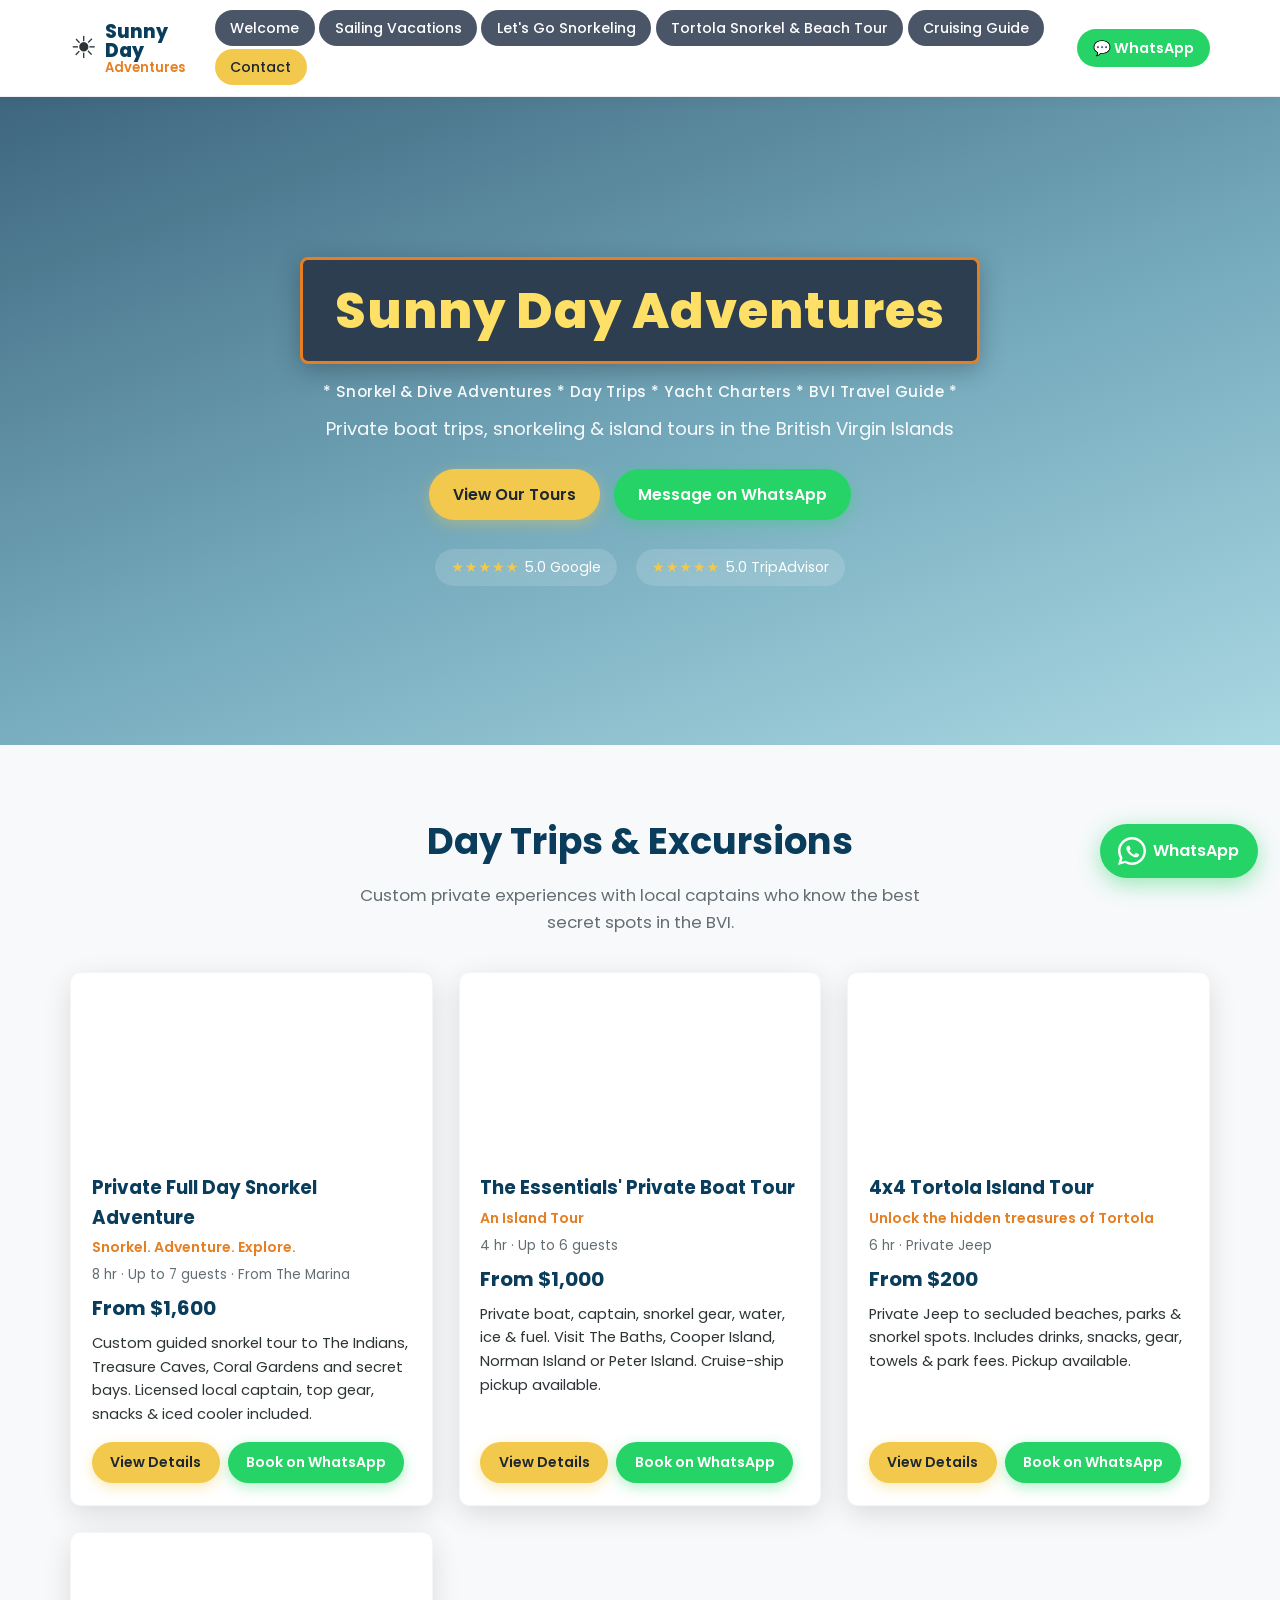
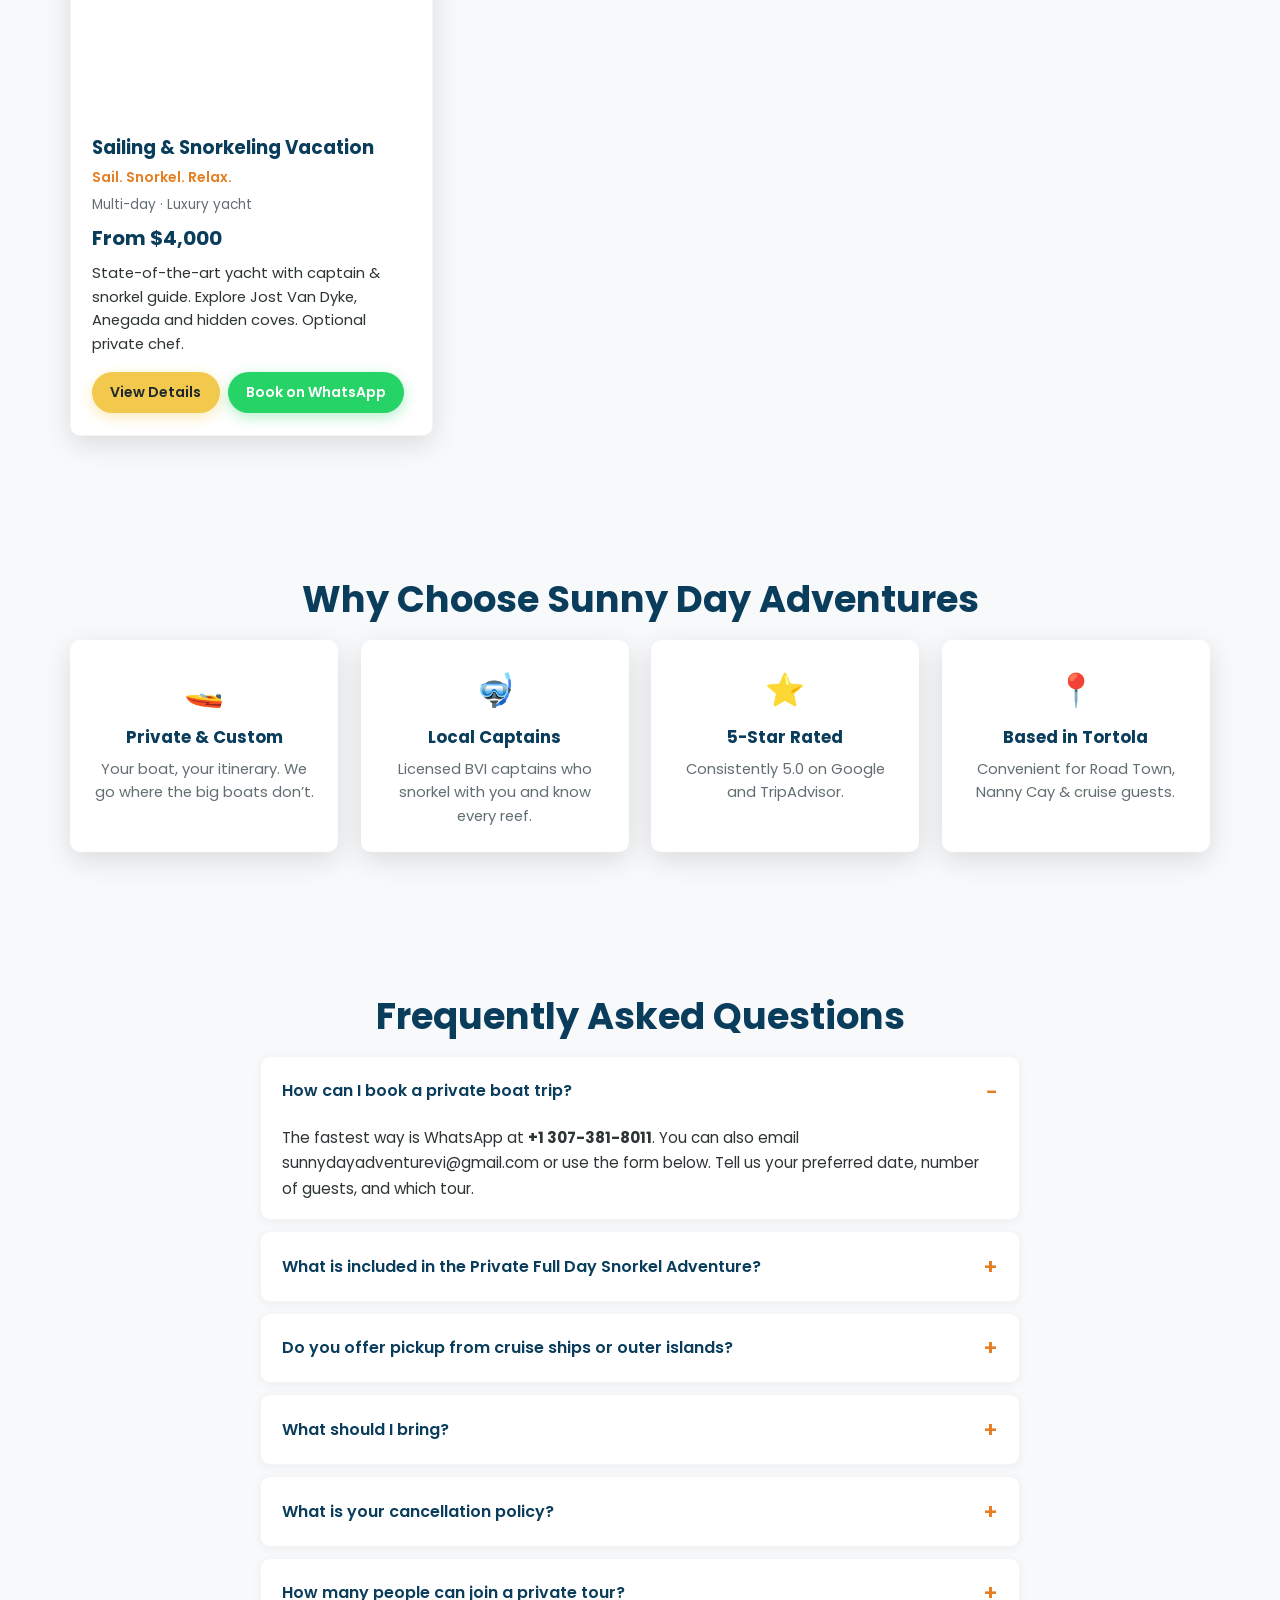
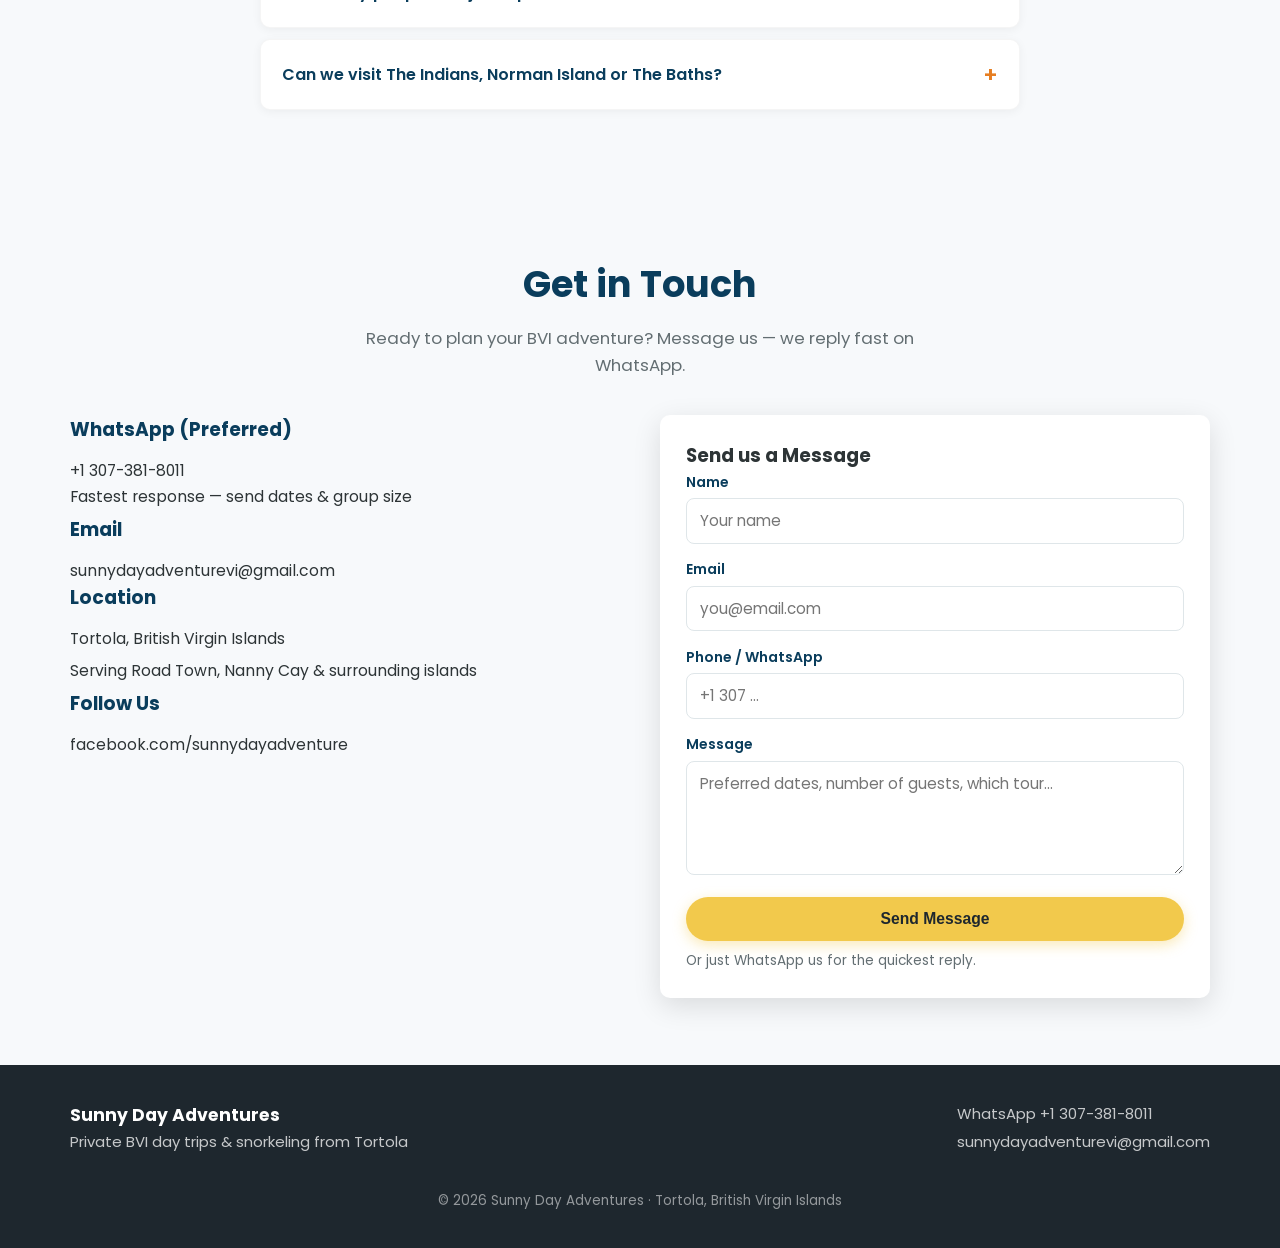
<file: index.html>
<!DOCTYPE html>
<html lang="en">
<head>
  <meta charset="UTF-8" />
  <meta name="viewport" content="width=device-width, initial-scale=1.0" />
  <title>Sunny Day Adventures | BVI Day Trips | Tortola, British Virgin Islands</title>
  <meta name="description" content="Private snorkel adventures, sailing, yacht charters and 4x4 Tortola island tours with Sunny Day Adventures. Local captains, custom itineraries, and the best of the British Virgin Islands." />
  <link rel="preconnect" href="https://fonts.googleapis.com" />
  <link rel="preconnect" href="https://fonts.gstatic.com" crossorigin />
  <link href="https://fonts.googleapis.com/css2?family=Poppins:wght@400;500;600;700;800&display=swap" rel="stylesheet" />
  <link rel="stylesheet" href="css/styles.css" />
</head>
<body>

  <!-- Floating WhatsApp -->
  <a href="https://wa.me/13073818011" class="whatsapp-float" target="_blank" rel="noopener" aria-label="Chat on WhatsApp">
    <svg viewBox="0 0 32 32" width="28" height="28" fill="currentColor"><path d="M16.004 0C7.18 0 .004 7.176.004 16c0 2.82.736 5.58 2.14 8.01L.004 32l8.2-2.15A15.93 15.93 0 0 0 16.004 32C24.828 32 32 24.824 32 16S24.828 0 16.004 0zm0 29.2a13.17 13.17 0 0 1-6.72-1.84l-.48-.28-4.84 1.27 1.29-4.72-.32-.5A13.15 13.15 0 0 1 2.8 16c0-7.28 5.92-13.2 13.2-13.2S29.2 8.72 29.2 16s-5.92 13.2-13.196 13.2z"/><path d="M23.32 19.48c-.36-.18-2.12-1.04-2.44-1.16-.32-.12-.56-.18-.8.18-.24.36-.92 1.16-1.12 1.4-.2.24-.4.26-.76.08-.36-.18-1.52-.56-2.9-1.8-1.08-.96-1.8-2.14-2.02-2.5-.2-.36-.02-.56.16-.74.16-.16.36-.4.54-.6.18-.2.24-.36.36-.6.12-.24.06-.46-.02-.64-.08-.18-.8-1.92-1.1-2.64-.28-.68-.58-.58-.8-.58h-.68c-.24 0-.62.08-.94.46-.32.36-1.24 1.2-1.24 2.94s1.28 3.4 1.46 3.64c.18.24 2.5 3.82 6.06 5.36.84.36 1.5.58 2.02.74.84.26 1.62.22 2.22.14.68-.1 2.12-.86 2.42-1.7.3-.84.3-1.56.22-1.7-.1-.14-.34-.22-.7-.4z"/></svg>
    <span>WhatsApp</span>
  </a>

  <header class="header">
    <div class="container header-inner">
      <a href="index.html" class="logo">
        <div class="logo-mark">
          <span class="sun">☀️</span>
          <div class="logo-text">
            <span class="logo-title">Sunny Day</span>
            <span class="logo-subtitle">Adventures</span>
          </div>
        </div>
      </a>
      <nav class="nav">
        <a href="index.html" class="active">Welcome</a>
        <a href="tours/sailing.html">Sailing Vacations</a>
        <a href="tours/snorkel.html">Let's Go Snorkeling</a>
        <a href="tours/4x4.html">Tortola Snorkel & Beach Tour</a>
        <a href="bvi-cruising-guide.html">Cruising Guide</a>
        <a href="#contact">Contact</a>
      </nav>
      <a href="https://wa.me/13073818011" class="header-whatsapp" target="_blank" rel="noopener">💬 WhatsApp</a>
    </div>
  </header>

  <section class="hero">
    <div class="hero-bg"></div>
    <div class="hero-content">
      <div class="hero-banner">
        <h1>Sunny Day Adventures</h1>
      </div>
      <p class="hero-tagline">* Snorkel & Dive Adventures * Day Trips * Yacht Charters * BVI Travel Guide *</p>
      <p class="hero-sub">Private boat trips, snorkeling & island tours in the British Virgin Islands</p>
      <div class="hero-ctas">
        <a href="#tours" class="btn btn-yellow">View Our Tours</a>
        <a href="https://wa.me/13073818011?text=Hi%20Sunny%20Day%20Adventures%2C%20I%27d%20like%20to%20book%20a%20trip" class="btn btn-whatsapp" target="_blank" rel="noopener">Message on WhatsApp</a>
      </div>
      <div class="hero-trust">
        <div class="trust-badge"><span class="stars">★★★★★</span> 5.0 Google</div>
        <div class="trust-badge"><span class="stars">★★★★★</span> 5.0 TripAdvisor</div>
      </div>
    </div>
  </section>

  <section id="tours" class="section">
    <div class="container">
      <h2 class="section-title">Day Trips & Excursions</h2>
      <p class="section-intro">Custom private experiences with local captains who know the best secret spots in the BVI.</p>

      <div class="tour-grid">
        <article class="tour-card">
          <div class="tour-image" style="background-image:url('https://images.unsplash.com/photo-1544551763-46a013bb70d5?w=800&q=80')"></div>
          <div class="tour-body">
            <h3>Private Full Day Snorkel Adventure</h3>
            <p class="tour-tagline">Snorkel. Adventure. Explore.</p>
            <p class="tour-meta">8 hr · Up to 7 guests · From The Marina</p>
            <p class="tour-price">From $1,600</p>
            <p class="tour-desc">Custom guided snorkel tour to The Indians, Treasure Caves, Coral Gardens and secret bays. Licensed local captain, top gear, snacks & iced cooler included.</p>
            <div class="tour-actions">
              <a href="tours/snorkel.html" class="btn btn-yellow btn-sm">View Details</a>
              <a href="https://wa.me/13073818011?text=Hi%2C%20I%27d%20like%20to%20check%20availability%20for%20the%20Private%20Full%20Day%20Snorkel%20(from%20%241%2C600).%20Dates%3A" class="btn btn-whatsapp btn-sm" target="_blank" rel="noopener">Book on WhatsApp</a>
            </div>
          </div>
        </article>

        <article class="tour-card">
          <div class="tour-image" style="background-image:url('https://images.unsplash.com/photo-1507525428034-b723cf961d3e?w=800&q=80')"></div>
          <div class="tour-body">
            <h3>The Essentials' Private Boat Tour</h3>
            <p class="tour-tagline">An Island Tour</p>
            <p class="tour-meta">4 hr · Up to 6 guests</p>
            <p class="tour-price">From $1,000</p>
            <p class="tour-desc">Private boat, captain, snorkel gear, water, ice & fuel. Visit The Baths, Cooper Island, Norman Island or Peter Island. Cruise-ship pickup available.</p>
            <div class="tour-actions">
              <a href="tours/essentials.html" class="btn btn-yellow btn-sm">View Details</a>
              <a href="https://wa.me/13073818011?text=Hi%2C%20I%27d%20like%20to%20check%20availability%20for%20The%20Essentials%20tour%20(from%20%241%2C000).%20Dates%3A" class="btn btn-whatsapp btn-sm" target="_blank" rel="noopener">Book on WhatsApp</a>
            </div>
          </div>
        </article>

        <article class="tour-card">
          <div class="tour-image" style="background-image:url('https://images.unsplash.com/photo-1469474968028-56623f02e42e?w=800&q=80')"></div>
          <div class="tour-body">
            <h3>4x4 Tortola Island Tour</h3>
            <p class="tour-tagline">Unlock the hidden treasures of Tortola</p>
            <p class="tour-meta">6 hr · Private Jeep</p>
            <p class="tour-price">From $200</p>
            <p class="tour-desc">Private Jeep to secluded beaches, parks & snorkel spots. Includes drinks, snacks, gear, towels & park fees. Pickup available.</p>
            <div class="tour-actions">
              <a href="tours/4x4.html" class="btn btn-yellow btn-sm">View Details</a>
              <a href="https://wa.me/13073818011?text=Hi%2C%20I%27m%20interested%20in%20the%204x4%20Tortola%20Island%20Tour" class="btn btn-whatsapp btn-sm" target="_blank" rel="noopener">Book on WhatsApp</a>
            </div>
          </div>
        </article>

        <article class="tour-card">
          <div class="tour-image" style="background-image:url('https://images.unsplash.com/photo-1567899378494-47b22a2ae96a?w=800&q=80')"></div>
          <div class="tour-body">
            <h3>Sailing & Snorkeling Vacation</h3>
            <p class="tour-tagline">Sail. Snorkel. Relax.</p>
            <p class="tour-meta">Multi-day · Luxury yacht</p>
            <p class="tour-price">From $4,000</p>
            <p class="tour-desc">State-of-the-art yacht with captain & snorkel guide. Explore Jost Van Dyke, Anegada and hidden coves. Optional private chef.</p>
            <div class="tour-actions">
              <a href="tours/sailing.html" class="btn btn-yellow btn-sm">View Details</a>
              <a href="https://wa.me/13073818011?text=Hi%2C%20I%27m%20interested%20in%20the%20Sailing%20%26%20Snorkeling%20Vacation" class="btn btn-whatsapp btn-sm" target="_blank" rel="noopener">Book on WhatsApp</a>
            </div>
          </div>
        </article>
      </div>
    </div>
  </section>

  <section class="section why-us">
    <div class="container">
      <h2 class="section-title">Why Choose Sunny Day Adventures</h2>
      <div class="features">
        <div class="feature">
          <div class="feature-icon">🚤</div>
          <h3>Private & Custom</h3>
          <p>Your boat, your itinerary. We go where the big boats don’t.</p>
        </div>
        <div class="feature">
          <div class="feature-icon">🤿</div>
          <h3>Local Captains</h3>
          <p>Licensed BVI captains who snorkel with you and know every reef.</p>
        </div>
        <div class="feature">
          <div class="feature-icon">⭐</div>
          <h3>5-Star Rated</h3>
          <p>Consistently 5.0 on Google and TripAdvisor.</p>
        </div>
        <div class="feature">
          <div class="feature-icon">📍</div>
          <h3>Based in Tortola</h3>
          <p>Convenient for Road Town, Nanny Cay & cruise guests.</p>
        </div>
      </div>
    </div>
  </section>

  <section id="faq" class="section faq">
    <div class="container">
      <h2 class="section-title">Frequently Asked Questions</h2>
      <div class="faq-list">
        <details class="faq-item" open>
          <summary>How can I book a private boat trip?</summary>
          <p>The fastest way is WhatsApp at <strong>+1 307-381-8011</strong>. You can also email sunnydayadventurevi@gmail.com or use the form below. Tell us your preferred date, number of guests, and which tour.</p>
        </details>
        <details class="faq-item">
          <summary>What is included in the Private Full Day Snorkel Adventure?</summary>
          <p>Licensed local captain, top-quality snorkel gear, guided snorkel, juice/soda, healthy snacks, cold water, fully iced cooler (BYO drinks welcome), fuel, National Park fees and cruising permits. Lunch is not included.</p>
        </details>
        <details class="faq-item">
          <summary>Do you offer pickup from cruise ships or outer islands?</summary>
          <p>Yes. Road Town cruise pier pickup is available. Outer-island or resort pickups have a $100 fuel surcharge.</p>
        </details>
        <details class="faq-item">
          <summary>What should I bring?</summary>
          <p>Reef-safe sunscreen, towel, hat, swimsuit, and any personal snacks or drinks. We supply snorkel gear, water, soft drinks, ice and basic snacks.</p>
        </details>
        <details class="faq-item">
          <summary>What is your cancellation policy?</summary>
          <p>• 7+ days in advance: Full refund<br>• 3–7 days: 50% of the cost<br>• Less than 72 hours: 100% of the cost</p>
        </details>
        <details class="faq-item">
          <summary>How many people can join a private tour?</summary>
          <p>Full Day Snorkel: up to 7 guests. Essentials Boat Tour: up to 6 guests. Larger groups possible with advance notice.</p>
        </details>
        <details class="faq-item">
          <summary>Can we visit The Indians, Norman Island or The Baths?</summary>
          <p>Yes. Most full-day snorkel itineraries include The Indians and Treasure Caves. The Essentials tour can include The Baths, Cooper Island, Norman Island or Peter Island.</p>
        </details>
      </div>
    </div>
  </section>

  <section id="contact" class="section contact">
    <div class="container">
      <h2 class="section-title">Get in Touch</h2>
      <p class="section-intro">Ready to plan your BVI adventure? Message us — we reply fast on WhatsApp.</p>

      <div class="contact-grid">
        <div class="contact-info">
          <div class="contact-card">
            <h3>WhatsApp (Preferred)</h3>
            <a href="https://wa.me/13073818011" class="contact-link big" target="_blank" rel="noopener">+1 307-381-8011</a>
            <p>Fastest response — send dates & group size</p>
          </div>
          <div class="contact-card">
            <h3>Email</h3>
            <a href="mailto:sunnydayadventurevi@gmail.com" class="contact-link">sunnydayadventurevi@gmail.com</a>
          </div>
          <div class="contact-card">
            <h3>Location</h3>
            <p>Tortola, British Virgin Islands</p>
            <p class="small">Serving Road Town, Nanny Cay & surrounding islands</p>
          </div>
          <div class="contact-card">
            <h3>Follow Us</h3>
            <a href="https://facebook.com/sunnydayadventure" target="_blank" rel="noopener" class="contact-link">facebook.com/sunnydayadventure</a>
          </div>
        </div>

        <form class="contact-form" name="contact" method="POST" data-netlify="true" netlify netlify-honeypot="bot-field">
          <input type="hidden" name="form-name" value="contact" />
          <p class="hidden" aria-hidden="true">
            <label>Don’t fill this out if you’re human: <input name="bot-field" tabindex="-1" autocomplete="off" /></label>
          </p>
          <h3>Send us a Message</h3>
          <div class="form-group">
            <label for="name">Name</label>
            <input type="text" id="name" name="name" required placeholder="Your name" />
          </div>
          <div class="form-group">
            <label for="email">Email</label>
            <input type="email" id="email" name="email" required placeholder="you@email.com" />
          </div>
          <div class="form-group">
            <label for="phone">Phone / WhatsApp</label>
            <input type="tel" id="phone" name="phone" placeholder="+1 307 ..." />
          </div>
          <div class="form-group">
            <label for="message">Message</label>
            <textarea id="message" name="message" rows="4" required placeholder="Preferred dates, number of guests, which tour..."></textarea>
          </div>
          <button type="submit" class="btn btn-yellow btn-full">Send Message</button>
          <p class="form-note">Or just WhatsApp us for the quickest reply.</p>
        </form>
      </div>
    </div>
  </section>

  <footer class="footer">
    <div class="container footer-inner">
      <div class="footer-brand">
        <strong>Sunny Day Adventures</strong>
        <p>Private BVI day trips & snorkeling from Tortola</p>
      </div>
      <div class="footer-contact">
        <a href="https://wa.me/13073818011" target="_blank" rel="noopener">WhatsApp +1 307-381-8011</a>
        <a href="mailto:sunnydayadventurevi@gmail.com">sunnydayadventurevi@gmail.com</a>
      </div>
      <p class="copyright">© 2026 Sunny Day Adventures · Tortola, British Virgin Islands</p>
    </div>
  </footer>

  <script src="js/main.js"></script>
</body>
</html>
</file>
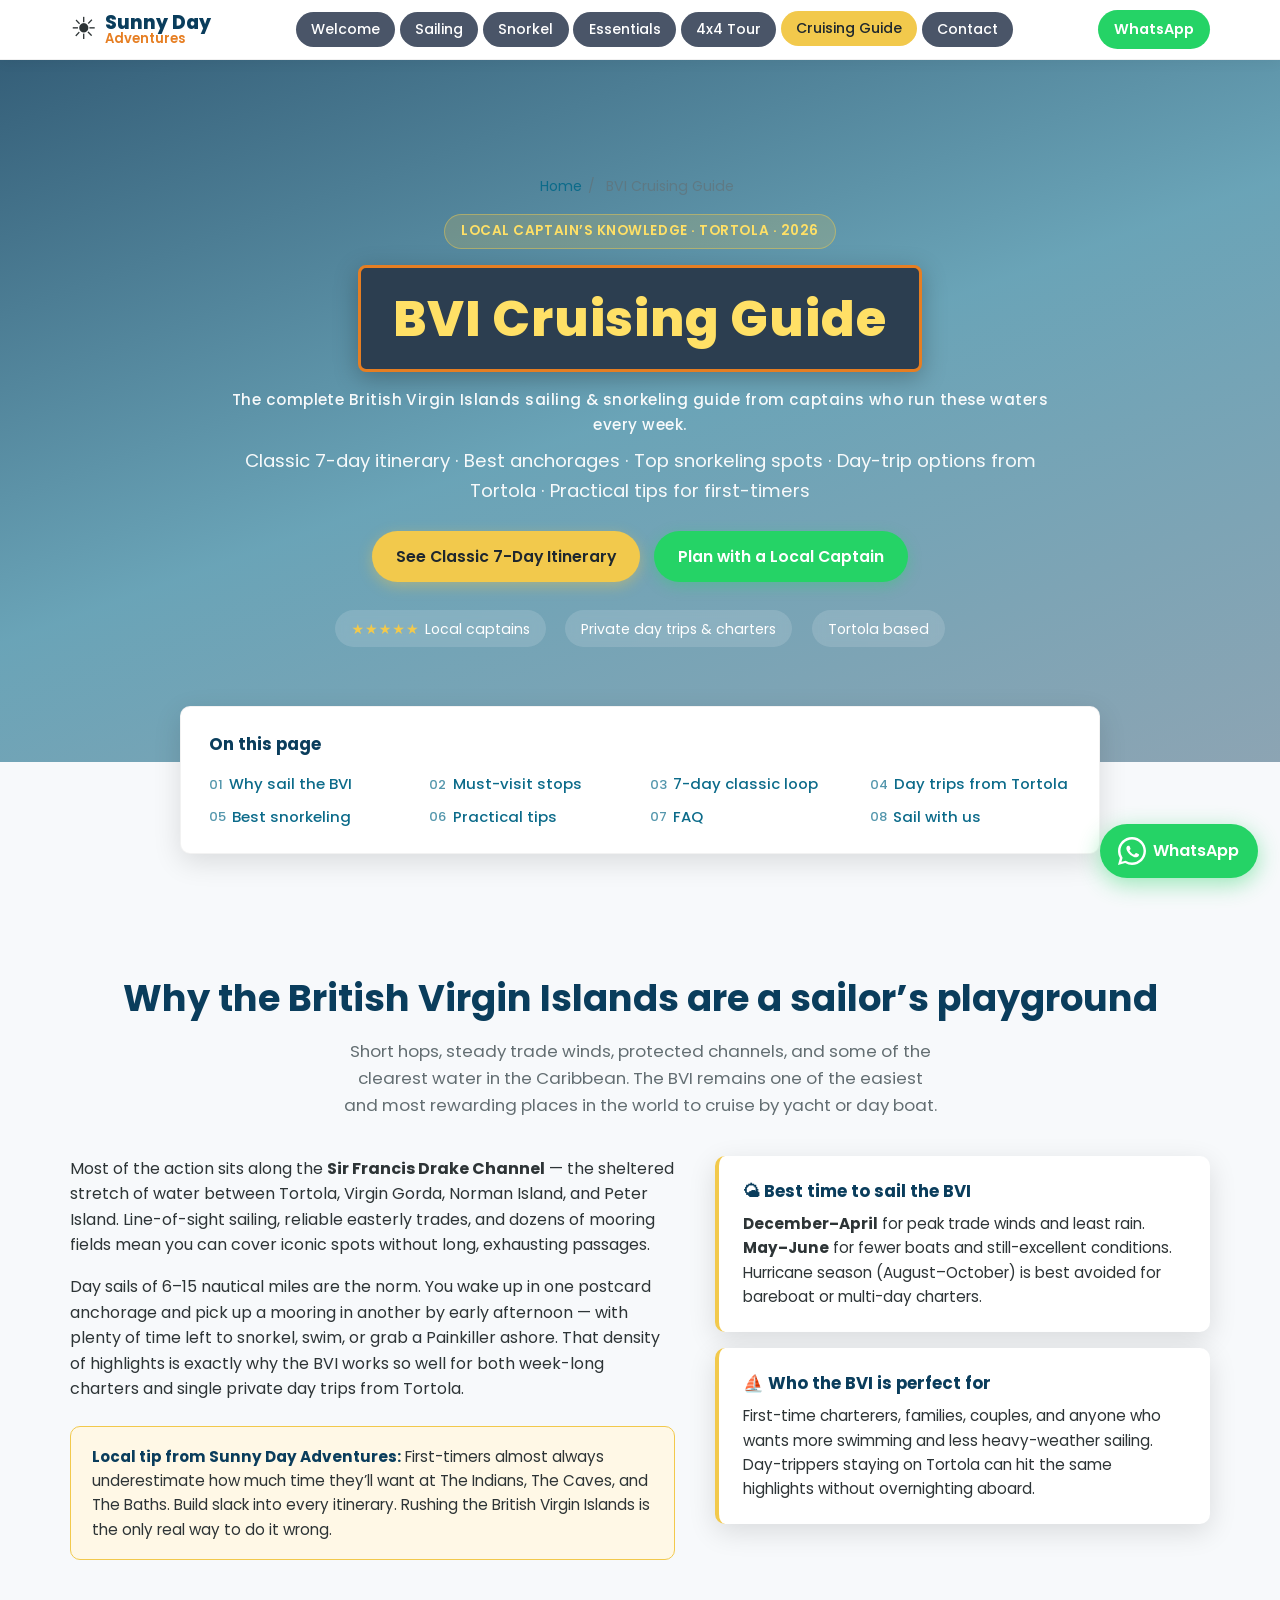
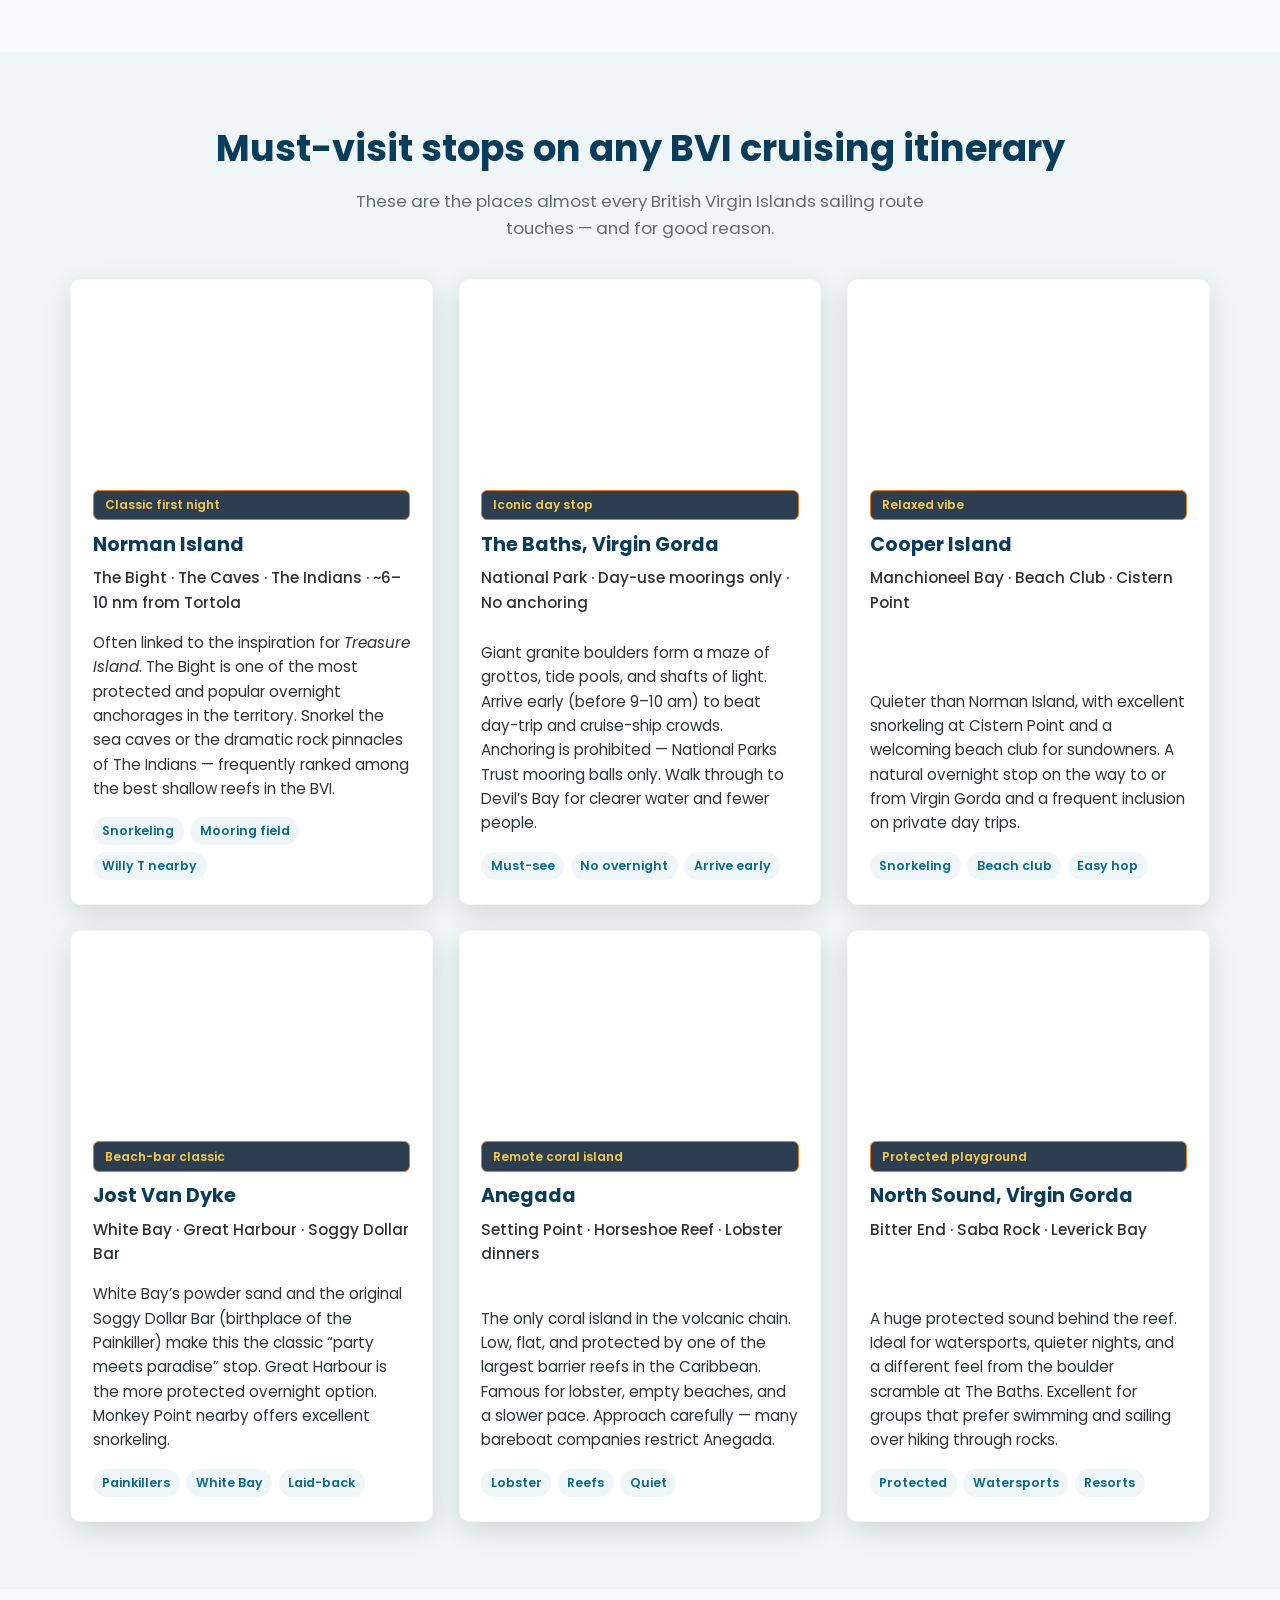
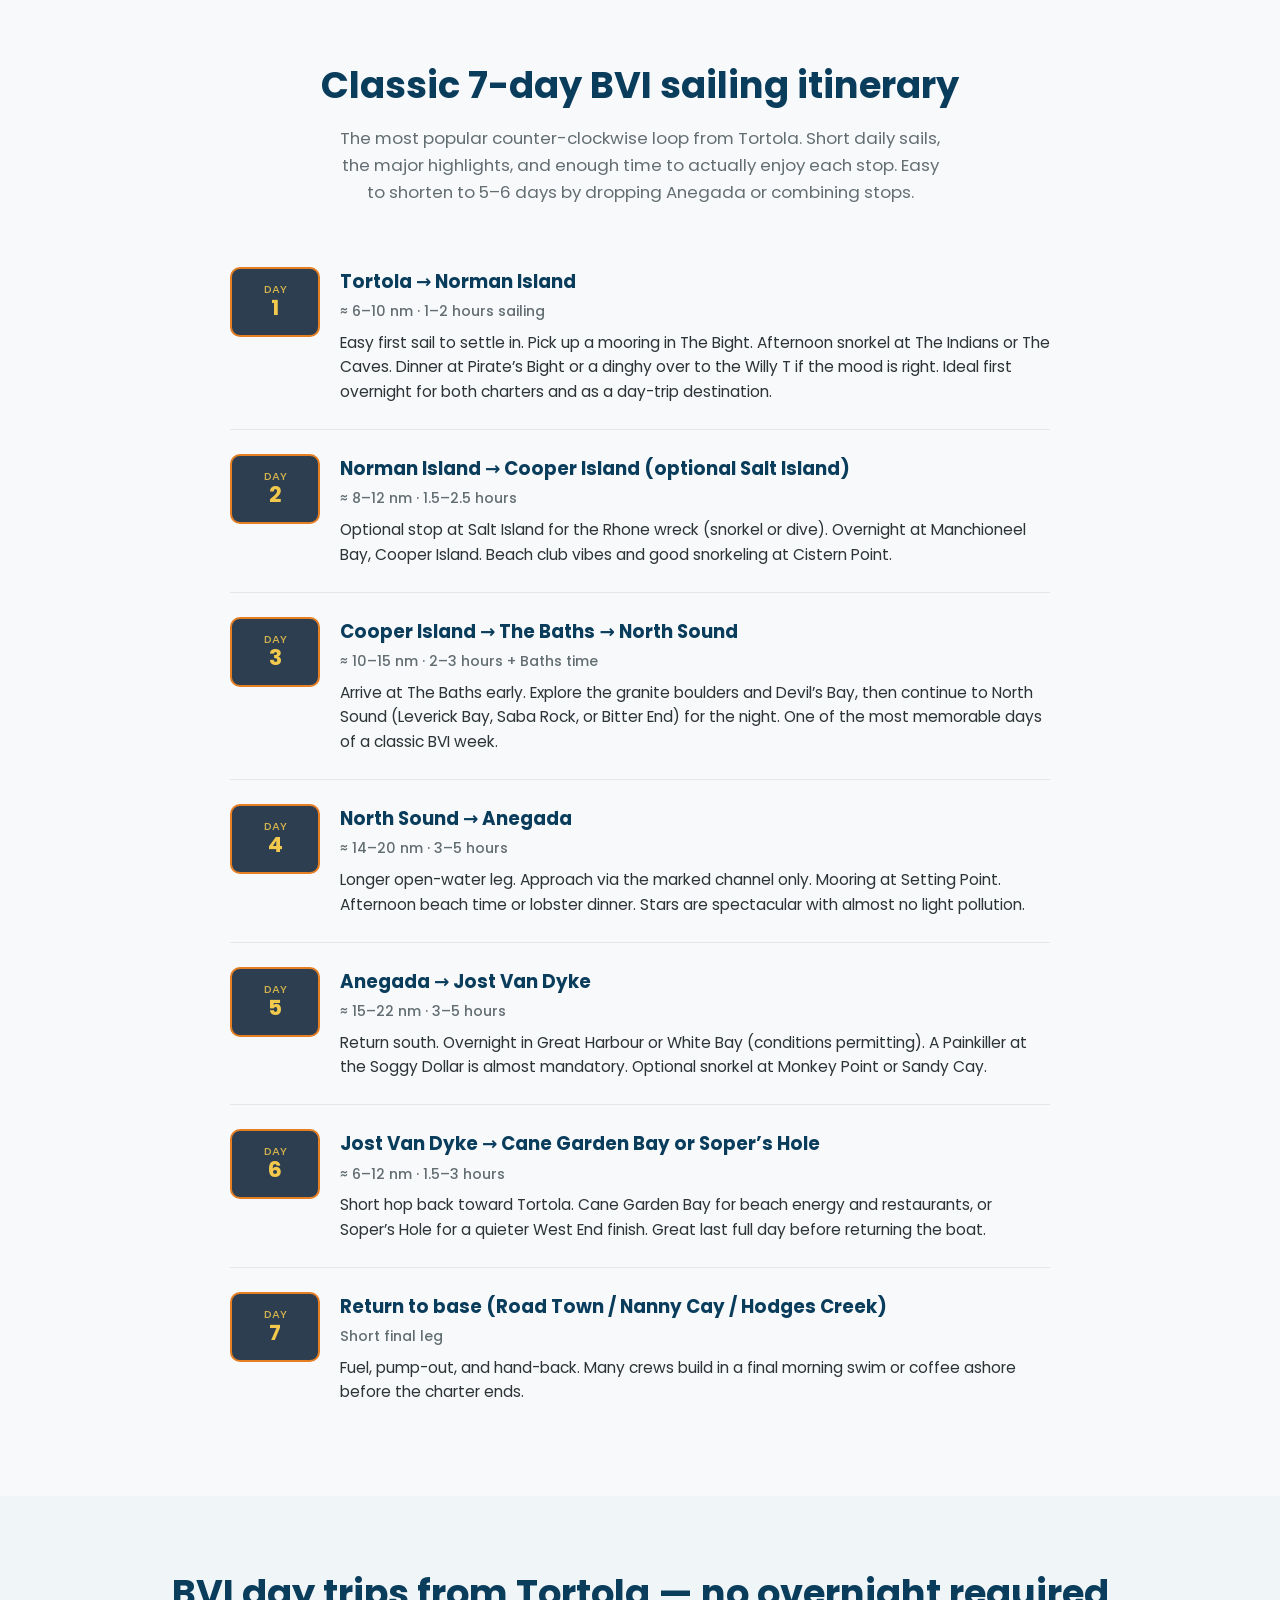
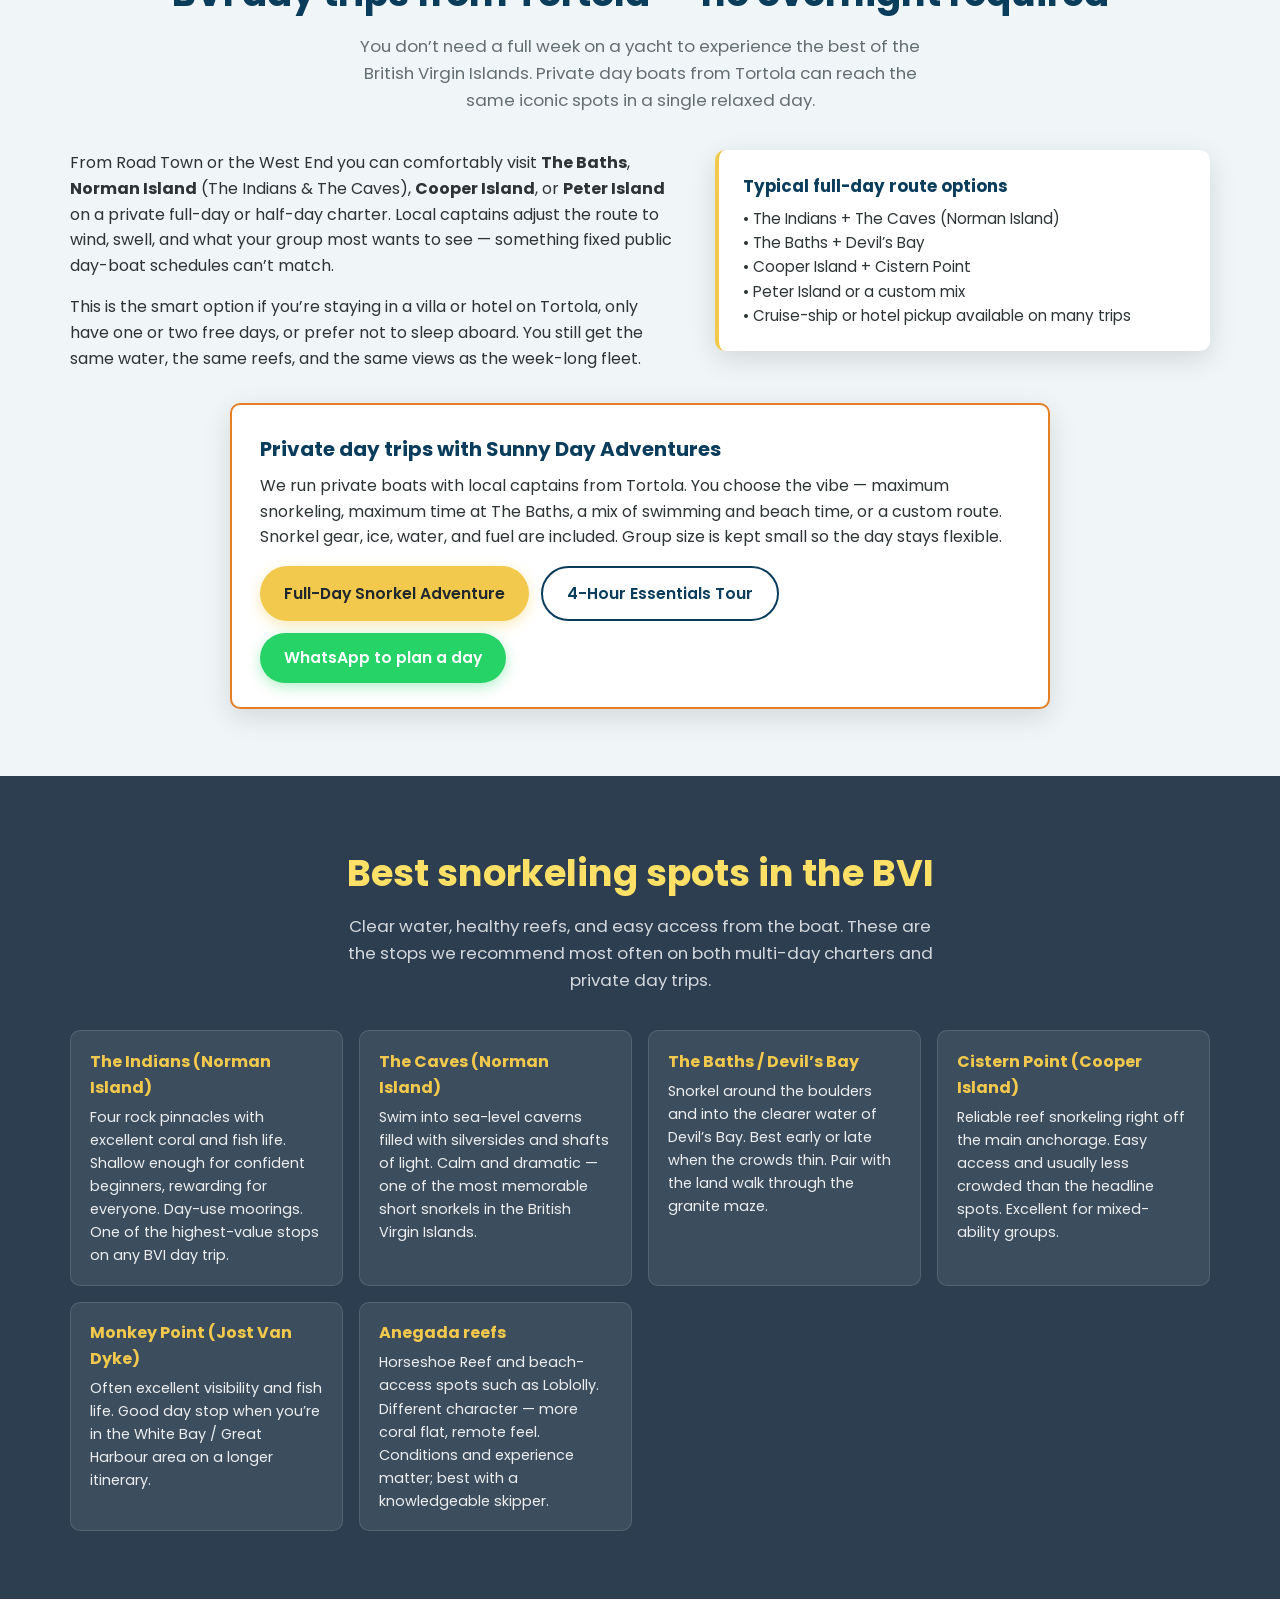
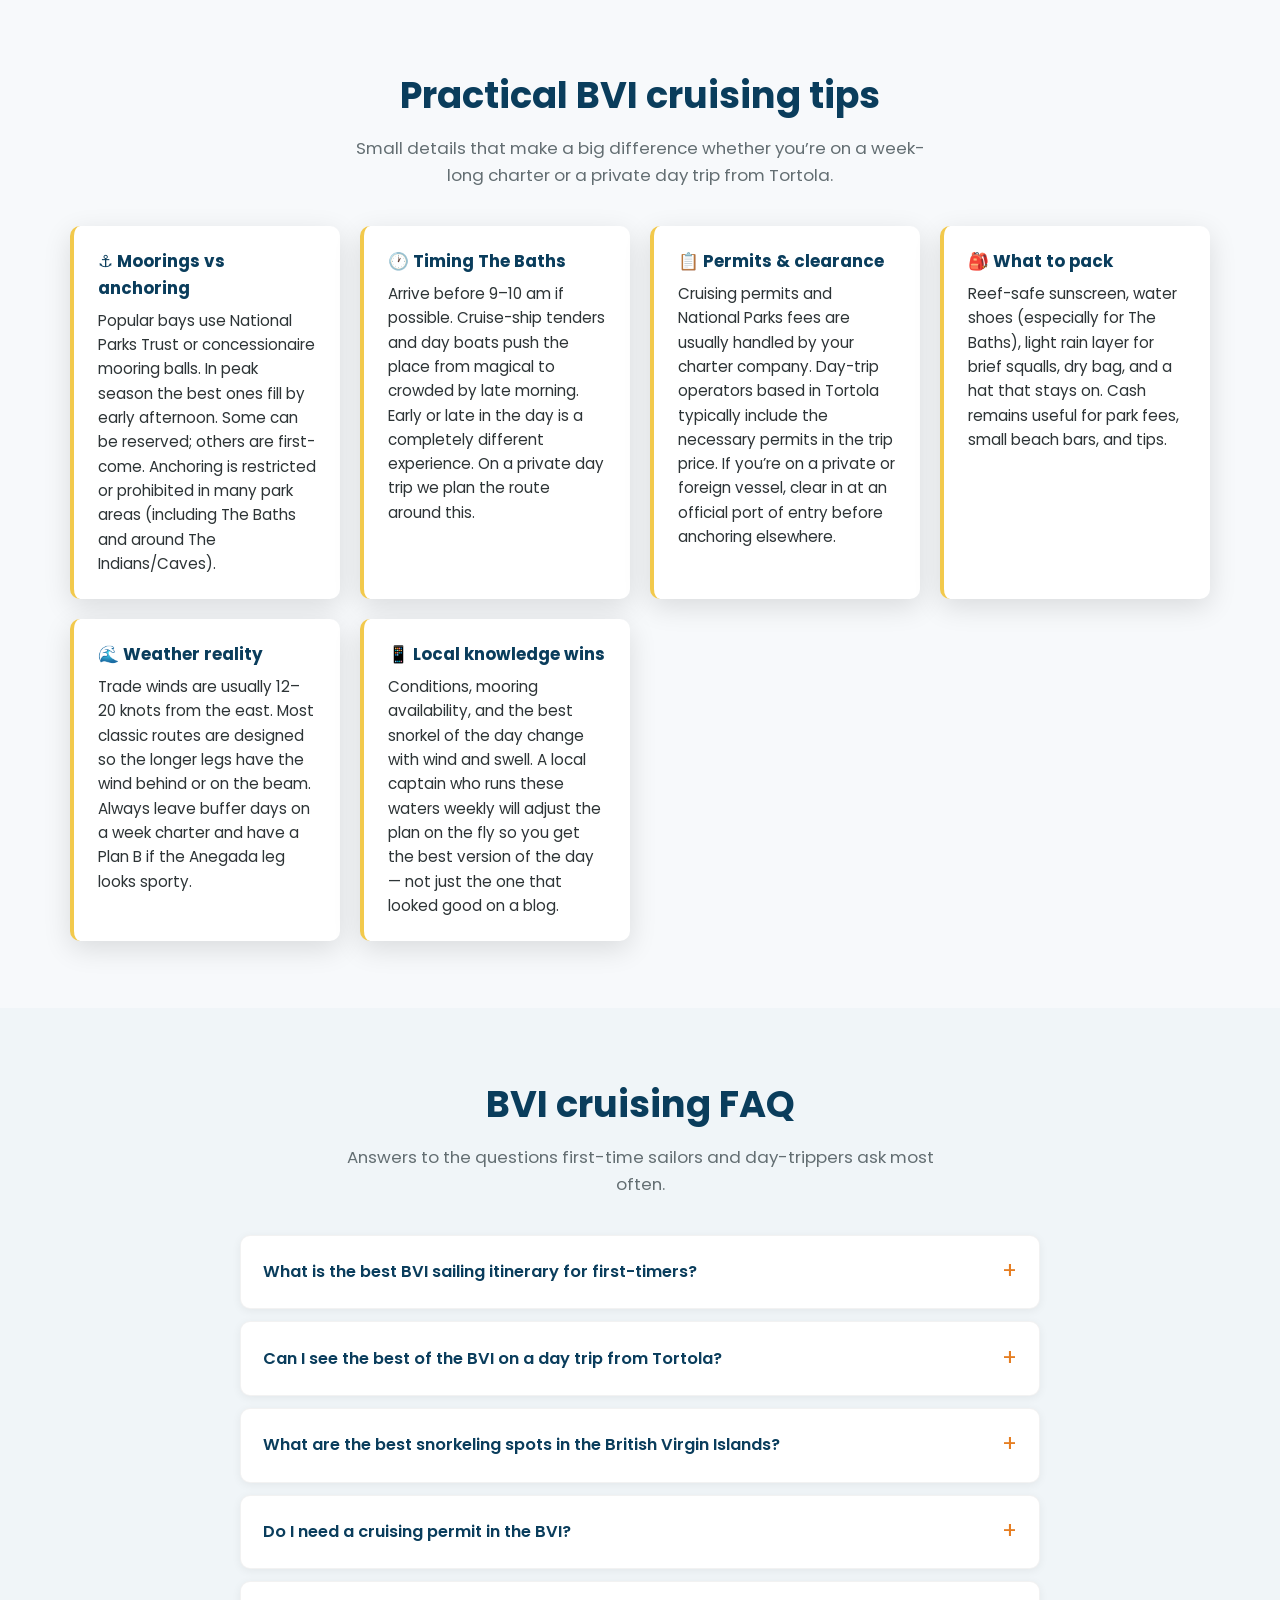
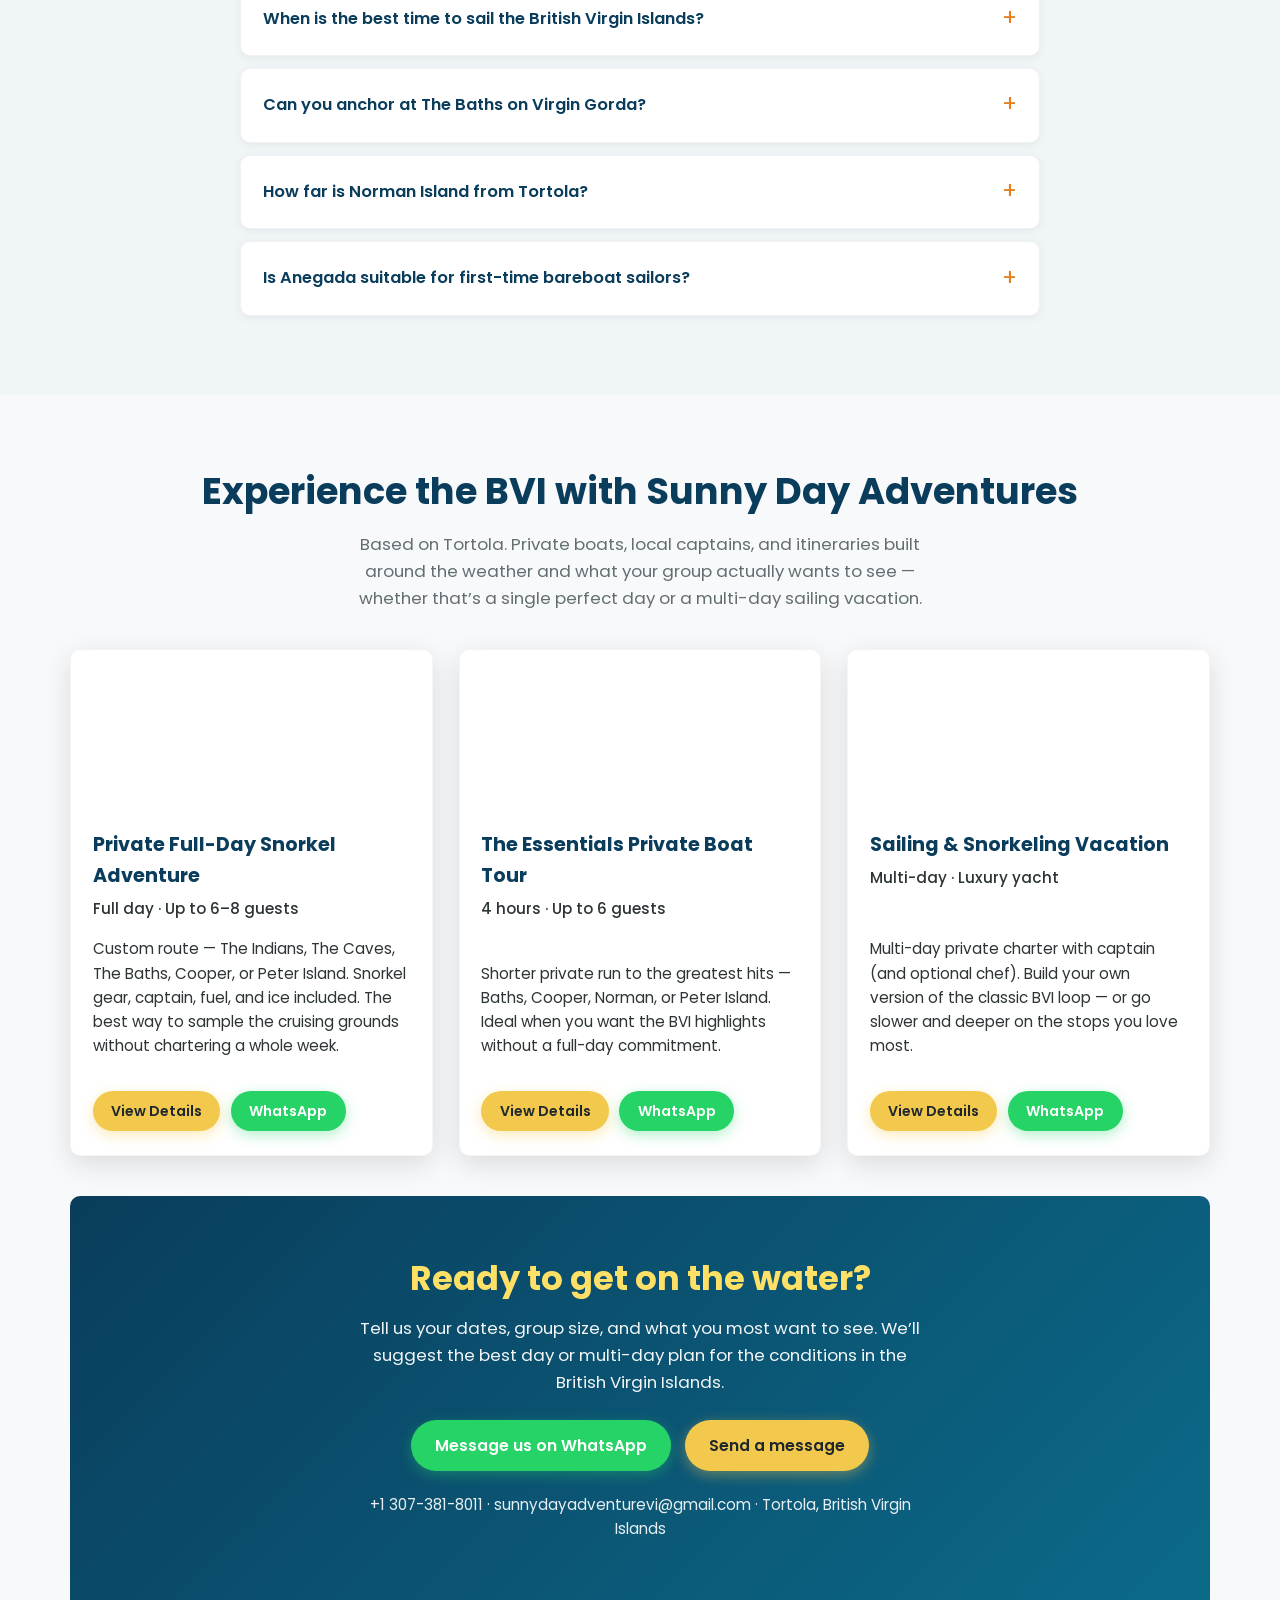
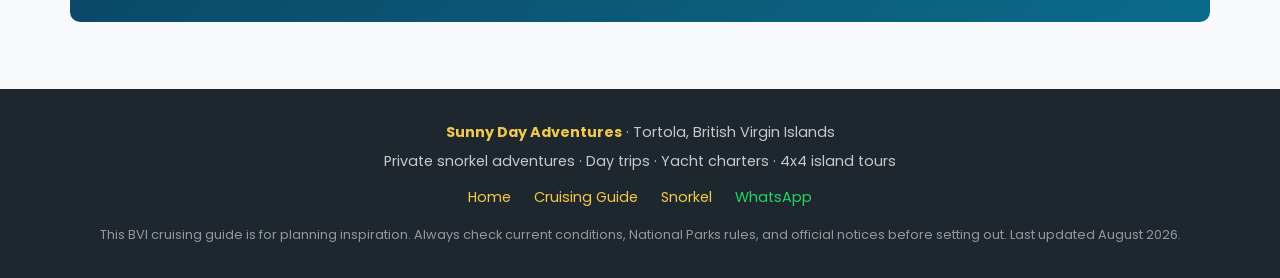
<file: bvi-cruising-guide.html>
<!DOCTYPE html>
<html lang="en">
<head>
  <meta charset="UTF-8" />
  <meta name="viewport" content="width=device-width, initial-scale=1.0" />
  
  <!-- Primary SEO -->
  <title>BVI Cruising Guide 2026 | Best Sailing Itinerary, Anchorages & Snorkeling | Sunny Day Adventures</title>
  <meta name="description" content="Complete BVI cruising guide from local Tortola captains. Classic 7-day sailing itinerary, best anchorages (Norman Island, The Baths, Jost Van Dyke, Anegada), top snorkeling spots, day-trip options, and practical tips for first-time sailors in the British Virgin Islands." />
  <meta name="keywords" content="BVI cruising guide, British Virgin Islands sailing itinerary, BVI sailing guide, best snorkeling BVI, The Baths Virgin Gorda, Norman Island, Jost Van Dyke, Anegada, Tortola day trips, BVI yacht charter, Sir Francis Drake Channel" />
  <meta name="author" content="Sunny Day Adventures, Tortola, British Virgin Islands" />
  <meta name="robots" content="index, follow, max-image-preview:large, max-snippet:-1, max-video-preview:-1" />
  <link rel="canonical" href="https://www.sunnydayadventure.com/bvi-cruising-guide" />

  <!-- Open Graph -->
  <meta property="og:type" content="article" />
  <meta property="og:title" content="BVI Cruising Guide 2026 | Best Sailing Itinerary & Snorkeling Spots" />
  <meta property="og:description" content="Local captains’ guide to cruising the British Virgin Islands: classic 7-day loop, must-visit stops, best snorkeling, day trips from Tortola, and practical tips." />
  <meta property="og:url" content="https://www.sunnydayadventure.com/bvi-cruising-guide" />
  <meta property="og:site_name" content="Sunny Day Adventures" />
  <meta property="og:locale" content="en_US" />
  <meta property="og:image" content="https://images.unsplash.com/photo-1544551763-46a013bb70d5?w=1200&q=80" />
  <meta property="og:image:width" content="1200" />
  <meta property="og:image:height" content="630" />
  <meta property="og:image:alt" content="Sailboat in turquoise waters of the British Virgin Islands" />

  <!-- Twitter Card -->
  <meta name="twitter:card" content="summary_large_image" />
  <meta name="twitter:title" content="BVI Cruising Guide 2026 | Sailing Itinerary & Snorkeling" />
  <meta name="twitter:description" content="Classic 7-day BVI loop, best anchorages, snorkeling spots, and day-trip options from local Tortola captains." />
  <meta name="twitter:image" content="https://images.unsplash.com/photo-1544551763-46a013bb70d5?w=1200&q=80" />

  <!-- Geo / Local -->
  <meta name="geo.region" content="VG" />
  <meta name="geo.placename" content="Tortola, British Virgin Islands" />
  <meta name="geo.position" content="18.4283;-64.6185" />
  <meta name="ICBM" content="18.4283, -64.6185" />

  <link rel="preconnect" href="https://fonts.googleapis.com" />
  <link rel="preconnect" href="https://fonts.gstatic.com" crossorigin />
  <link href="https://fonts.googleapis.com/css2?family=Poppins:wght@400;500;600;700;800&display=swap" rel="stylesheet" />
  <link rel="stylesheet" href="css/styles.css" />

  <!-- JSON-LD: Article + FAQ + LocalBusiness breadcrumbs -->
  <script type="application/ld+json">
  {
    "@context": "https://schema.org",
    "@graph": [
      {
        "@type": "Article",
        "@id": "https://www.sunnydayadventure.com/bvi-cruising-guide#article",
        "headline": "BVI Cruising Guide 2026: Best Sailing Itinerary, Anchorages & Snorkeling Spots",
        "description": "Complete British Virgin Islands cruising guide with classic 7-day itinerary, must-visit stops, best snorkeling, day-trip options from Tortola, and practical tips from local captains.",
        "image": "https://images.unsplash.com/photo-1544551763-46a013bb70d5?w=1200&q=80",
        "datePublished": "2026-01-15",
        "dateModified": "2026-08-13",
        "author": {
          "@type": "Organization",
          "name": "Sunny Day Adventures",
          "url": "https://www.sunnydayadventure.com"
        },
        "publisher": {
          "@type": "Organization",
          "name": "Sunny Day Adventures",
          "url": "https://www.sunnydayadventure.com",
          "logo": {
            "@type": "ImageObject",
            "url": "https://www.sunnydayadventure.com/logo.png"
          }
        },
        "mainEntityOfPage": {
          "@type": "WebPage",
          "@id": "https://www.sunnydayadventure.com/bvi-cruising-guide"
        },
        "keywords": ["BVI cruising guide", "British Virgin Islands sailing", "BVI itinerary", "The Baths", "Norman Island", "best snorkeling BVI"]
      },
      {
        "@type": "FAQPage",
        "@id": "https://www.sunnydayadventure.com/bvi-cruising-guide#faq",
        "mainEntity": [
          {
            "@type": "Question",
            "name": "What is the best BVI sailing itinerary for first-timers?",
            "acceptedAnswer": {
              "@type": "Answer",
              "text": "The classic 7-day counter-clockwise loop from Tortola is ideal for first-timers: Day 1 Norman Island, Day 2 Cooper Island, Day 3 The Baths and North Sound (Virgin Gorda), Day 4 Anegada, Day 5 Jost Van Dyke, Day 6 Cane Garden Bay or Soper’s Hole, Day 7 return to base. Most daily sails are only 6–15 nautical miles."
            }
          },
          {
            "@type": "Question",
            "name": "Can I see the best of the BVI on a day trip from Tortola?",
            "acceptedAnswer": {
              "@type": "Answer",
              "text": "Yes. Private full-day boat trips from Tortola can visit The Baths, Norman Island (The Indians and The Caves), Cooper Island, or Peter Island in a single day. Sunny Day Adventures offers custom private day trips with local captains, snorkel gear, and flexible itineraries based on weather and your preferences."
            }
          },
          {
            "@type": "Question",
            "name": "What are the best snorkeling spots in the British Virgin Islands?",
            "acceptedAnswer": {
              "@type": "Answer",
              "text": "Top snorkeling sites include The Indians and The Caves at Norman Island, The Baths and Devil’s Bay on Virgin Gorda, Cistern Point on Cooper Island, Monkey Point near Jost Van Dyke, and the reefs around Anegada. The Indians is frequently ranked among the best shallow reefs in the BVI."
            }
          },
          {
            "@type": "Question",
            "name": "Do I need a cruising permit in the BVI?",
            "acceptedAnswer": {
              "@type": "Answer",
              "text": "Yes. The BVI requires a cruising permit. Charter companies usually handle this for bareboat and crewed charters. Day-trip operators based in Tortola typically include the necessary permits in the trip price. National Parks sites such as The Baths also have day-use or mooring fees."
            }
          },
          {
            "@type": "Question",
            "name": "When is the best time to sail the British Virgin Islands?",
            "acceptedAnswer": {
              "@type": "Answer",
              "text": "December through April offers the steadiest trade winds and least rain (peak season). May and June still have excellent conditions with fewer boats. August through October is hurricane season and is generally best avoided for longer charters."
            }
          },
          {
            "@type": "Question",
            "name": "Can you anchor at The Baths on Virgin Gorda?",
            "acceptedAnswer": {
              "@type": "Answer",
              "text": "No. Anchoring is prohibited at The Baths to protect the reef. You must use National Parks Trust day-use mooring balls. The field fills early in high season, so arrive before 9–10 am for the best chance of a ball and fewer crowds."
            }
          },
          {
            "@type": "Question",
            "name": "How far is Norman Island from Tortola?",
            "acceptedAnswer": {
              "@type": "Answer",
              "text": "Norman Island is approximately 6–10 nautical miles from Road Town or the main charter bases on Tortola. The sail typically takes 1–2 hours in normal trade-wind conditions and is a popular easy first leg for both day trips and week-long charters."
            }
          },
          {
            "@type": "Question",
            "name": "Is Anegada suitable for first-time bareboat sailors?",
            "acceptedAnswer": {
              "@type": "Answer",
              "text": "Anegada has a more complex approach through reef and many charter companies restrict or prohibit bareboat visits. It is best done with an experienced skipper or on a crewed charter. The reward is a remote coral island, excellent lobster, and some of the quietest beaches in the BVI."
            }
          }
        ]
      },
      {
        "@type": "BreadcrumbList",
        "itemListElement": [
          {
            "@type": "ListItem",
            "position": 1,
            "name": "Home",
            "item": "https://www.sunnydayadventure.com/"
          },
          {
            "@type": "ListItem",
            "position": 2,
            "name": "BVI Cruising Guide",
            "item": "https://www.sunnydayadventure.com/bvi-cruising-guide"
          }
        ]
      },
      {
        "@type": "LocalBusiness",
        "name": "Sunny Day Adventures",
        "description": "Private snorkel adventures, day trips, yacht charters and 4x4 Tortola tours in the British Virgin Islands.",
        "url": "https://www.sunnydayadventure.com",
        "telephone": "+13073818011",
        "email": "sunnydayadventurevi@gmail.com",
        "address": {
          "@type": "PostalAddress",
          "addressLocality": "Tortola",
          "addressCountry": "VG"
        },
        "geo": {
          "@type": "GeoCoordinates",
          "latitude": 18.4283,
          "longitude": -64.6185
        },
        "areaServed": "British Virgin Islands"
      }
    ]
  }
  </script>

  <style>
    /* Guide-specific enhancements */
    .guide-hero { min-height: 78vh; }
    .guide-hero .hero-bg {
      background:
        linear-gradient(160deg, rgba(10,61,92,0.82) 0%, rgba(12,107,138,0.6) 50%, rgba(10,61,92,0.45) 100%),
        url('https://images.unsplash.com/photo-1544551763-46a013bb70d5?w=1800&q=80') center/cover no-repeat;
    }
    .guide-kicker {
      display: inline-block;
      background: rgba(242,201,76,0.18);
      color: var(--yellow-bright);
      border: 1px solid rgba(242,201,76,0.45);
      padding: 0.35rem 1rem;
      border-radius: 999px;
      font-size: 0.85rem;
      font-weight: 600;
      letter-spacing: 0.04em;
      text-transform: uppercase;
      margin-bottom: 1rem;
    }
    .guide-toc {
      background: #fff;
      border-radius: var(--radius);
      box-shadow: var(--shadow);
      padding: 1.5rem 1.75rem;
      margin: -3.5rem auto 3rem;
      position: relative;
      z-index: 5;
      max-width: 920px;
      border: 1px solid rgba(0,0,0,0.05);
    }
    .guide-toc h2 {
      font-size: 1.05rem;
      color: var(--blue-deep);
      margin-bottom: 0.9rem;
      font-weight: 700;
    }
    .toc-grid {
      display: grid;
      grid-template-columns: repeat(auto-fit, minmax(170px, 1fr));
      gap: 0.55rem 1.2rem;
    }
    .toc-grid a {
      color: var(--blue-mid);
      font-weight: 500;
      font-size: 0.93rem;
      display: flex;
      align-items: center;
      gap: 0.4rem;
      transition: color 0.15s;
    }
    .toc-grid a:hover { color: var(--orange); }
    .toc-grid a span { opacity: 0.7; font-size: 0.82rem; }

    .spot-grid {
      display: grid;
      grid-template-columns: repeat(auto-fit, minmax(300px, 1fr));
      gap: 1.6rem;
    }
    .spot-card {
      background: #fff;
      border-radius: var(--radius);
      overflow: hidden;
      box-shadow: var(--shadow);
      border: 1px solid rgba(0,0,0,0.04);
      display: flex;
      flex-direction: column;
      transition: transform 0.2s, box-shadow 0.2s;
    }
    .spot-card:hover {
      transform: translateY(-4px);
      box-shadow: 0 14px 36px rgba(0,0,0,0.13);
    }
    .spot-img {
      height: 190px;
      background-size: cover;
      background-position: center;
      position: relative;
    }
    .spot-badge {
      position: absolute;
      top: 0.85rem;
      left: 0.85rem;
      background: var(--dark-banner);
      color: var(--yellow);
      font-size: 0.75rem;
      font-weight: 600;
      padding: 0.3rem 0.7rem;
      border-radius: 6px;
      border: 1px solid var(--orange);
    }
    .spot-body {
      padding: 1.25rem 1.35rem 1.5rem;
      flex: 1;
      display: flex;
      flex-direction: column;
    }
    .spot-body h3 {
      font-size: 1.2rem;
      color: var(--blue-deep);
      margin-bottom: 0.35rem;
      font-weight: 700;
    }
    .spot-meta {
      font-size: 0.88rem;
      color: var(--muted);
      margin-bottom: 0.7rem;
      font-weight: 500;
    }
    .spot-body p {
      font-size: 0.95rem;
      color: var(--text);
      flex: 1;
      margin-bottom: 1rem;
    }
    .spot-tags {
      display: flex;
      flex-wrap: wrap;
      gap: 0.4rem;
    }
    .tag {
      background: #eef6f9;
      color: var(--blue-mid);
      font-size: 0.78rem;
      font-weight: 600;
      padding: 0.25rem 0.6rem;
      border-radius: 999px;
    }

    .itinerary {
      display: flex;
      flex-direction: column;
      gap: 0;
      max-width: 820px;
      margin: 0 auto;
    }
    .day {
      display: grid;
      grid-template-columns: 90px 1fr;
      gap: 1.25rem;
      padding: 1.5rem 0;
      border-bottom: 1px solid rgba(0,0,0,0.07);
    }
    .day:last-child { border-bottom: none; }
    .day-num {
      background: var(--dark-banner);
      color: var(--yellow);
      border: 2px solid var(--orange);
      border-radius: 10px;
      height: 70px;
      display: flex;
      flex-direction: column;
      align-items: center;
      justify-content: center;
      font-weight: 700;
      line-height: 1.15;
    }
    .day-num span { font-size: 0.7rem; opacity: 0.85; font-weight: 500; }
    .day-num strong { font-size: 1.35rem; }
    .day-content h3 {
      font-size: 1.15rem;
      color: var(--blue-deep);
      margin-bottom: 0.25rem;
    }
    .day-content .nm {
      font-size: 0.88rem;
      color: var(--muted);
      margin-bottom: 0.5rem;
      font-weight: 500;
    }
    .day-content p { font-size: 0.97rem; }

    .tips-grid {
      display: grid;
      grid-template-columns: repeat(auto-fit, minmax(260px, 1fr));
      gap: 1.25rem;
    }
    .tip-card {
      background: #fff;
      border-radius: var(--radius);
      padding: 1.4rem 1.5rem;
      box-shadow: var(--shadow);
      border-left: 4px solid var(--yellow);
    }
    .tip-card h3 {
      font-size: 1.05rem;
      color: var(--blue-deep);
      margin-bottom: 0.45rem;
      display: flex;
      align-items: center;
      gap: 0.45rem;
    }
    .tip-card p { font-size: 0.95rem; color: var(--text); }

    .cta-band {
      background: linear-gradient(135deg, var(--blue-deep) 0%, var(--blue-mid) 100%);
      color: #fff;
      padding: 3.5rem 1.5rem;
      text-align: center;
      border-radius: var(--radius);
      margin: 1rem 0 0;
    }
    .cta-band h2 {
      font-size: clamp(1.6rem, 4vw, 2.1rem);
      margin-bottom: 0.6rem;
      color: var(--yellow-bright);
    }
    .cta-band p {
      max-width: 560px;
      margin: 0 auto 1.5rem;
      opacity: 0.95;
      font-size: 1.05rem;
    }
    .cta-band .btn-row {
      display: flex;
      gap: 0.9rem;
      justify-content: center;
      flex-wrap: wrap;
    }

    .two-col {
      display: grid;
      grid-template-columns: 1.1fr 0.9fr;
      gap: 2.5rem;
      align-items: start;
    }

    .local-note {
      background: #fff8e6;
      border: 1px solid #f2c94c;
      border-radius: 10px;
      padding: 1.1rem 1.3rem;
      margin: 1.5rem 0;
      font-size: 0.95rem;
    }
    .local-note strong { color: var(--blue-deep); }

    .section-dark {
      background: var(--dark-banner);
      color: #fff;
    }
    .section-dark .section-title { color: var(--yellow-bright); }
    .section-dark .section-intro { color: rgba(255,255,255,0.8); }

    .snorkel-list {
      display: grid;
      grid-template-columns: repeat(auto-fit, minmax(240px, 1fr));
      gap: 1rem;
    }
    .snorkel-item {
      background: rgba(255,255,255,0.08);
      border: 1px solid rgba(255,255,255,0.12);
      border-radius: 10px;
      padding: 1.1rem 1.2rem;
    }
    .snorkel-item h4 {
      color: var(--yellow);
      font-size: 1rem;
      margin-bottom: 0.35rem;
    }
    .snorkel-item p {
      font-size: 0.9rem;
      opacity: 0.9;
      margin: 0;
    }

    /* Day-trip highlight box */
    .daytrip-box {
      background: #fff;
      border: 2px solid var(--orange);
      border-radius: var(--radius);
      padding: 1.75rem 1.75rem 1.5rem;
      margin: 2rem auto 0;
      max-width: 820px;
      box-shadow: var(--shadow);
    }
    .daytrip-box h3 {
      color: var(--blue-deep);
      font-size: 1.25rem;
      margin-bottom: 0.5rem;
    }
    .daytrip-box p { margin-bottom: 1rem; }
    .daytrip-actions {
      display: flex;
      gap: 0.75rem;
      flex-wrap: wrap;
    }

    /* FAQ */
    .faq-list {
      max-width: 800px;
      margin: 0 auto;
    }
    .faq-item {
      background: #fff;
      border-radius: var(--radius);
      margin-bottom: 0.75rem;
      box-shadow: 0 2px 10px rgba(0,0,0,0.06);
      border: 1px solid rgba(0,0,0,0.05);
      overflow: hidden;
    }
    .faq-item summary {
      padding: 1.15rem 1.35rem;
      font-weight: 600;
      color: var(--blue-deep);
      cursor: pointer;
      list-style: none;
      display: flex;
      justify-content: space-between;
      align-items: center;
      gap: 1rem;
      font-size: 1.02rem;
    }
    .faq-item summary::-webkit-details-marker { display: none; }
    .faq-item summary::after {
      content: "+";
      font-size: 1.4rem;
      font-weight: 400;
      color: var(--orange);
      flex-shrink: 0;
    }
    .faq-item[open] summary::after { content: "−"; }
    .faq-item .faq-answer {
      padding: 0 1.35rem 1.25rem;
      color: var(--text);
      font-size: 0.97rem;
      line-height: 1.65;
    }

    /* Breadcrumb */
    .breadcrumb {
      font-size: 0.88rem;
      color: var(--muted);
      margin-bottom: 1rem;
    }
    .breadcrumb a { color: var(--blue-mid); }
    .breadcrumb a:hover { color: var(--orange); }
    .breadcrumb span { margin: 0 0.35rem; opacity: 0.6; }

    @media (max-width: 800px) {
      .two-col { grid-template-columns: 1fr; }
      .day { grid-template-columns: 70px 1fr; gap: 1rem; }
      .day-num { height: 60px; }
      .day-num strong { font-size: 1.15rem; }
      .guide-toc { margin-top: -2.5rem; padding: 1.2rem 1.25rem; }
      .toc-grid { grid-template-columns: 1fr 1fr; }
      .spot-grid { grid-template-columns: 1fr; }
      .guide-hero { min-height: 70vh; }
    }
    @media (max-width: 480px) {
      .toc-grid { grid-template-columns: 1fr; }
      .daytrip-actions { flex-direction: column; }
      .daytrip-actions .btn { width: 100%; }
    }
  </style>
</head>
<body>

  <!-- Floating WhatsApp -->
  <a href="https://wa.me/13073818011?text=Hi%2C%20I%27m%20reading%20your%20BVI%20Cruising%20Guide%20and%20would%20like%20help%20planning%20a%20trip" class="whatsapp-float" target="_blank" rel="noopener" aria-label="Chat on WhatsApp">
    <svg viewBox="0 0 32 32" width="28" height="28" fill="currentColor" aria-hidden="true"><path d="M16.004 0C7.18 0 .004 7.176.004 16c0 2.82.736 5.58 2.14 8.01L.004 32l8.2-2.15A15.93 15.93 0 0 0 16.004 32C24.828 32 32 24.824 32 16S24.828 0 16.004 0zm0 29.2a13.17 13.17 0 0 1-6.72-1.84l-.48-.28-4.84 1.27 1.29-4.72-.32-.5A13.15 13.15 0 0 1 2.8 16c0-7.28 5.92-13.2 13.2-13.2S29.2 8.72 29.2 16s-5.92 13.2-13.196 13.2z"/><path d="M23.32 19.48c-.36-.18-2.12-1.04-2.44-1.16-.32-.12-.56-.18-.8.18-.24.36-.92 1.16-1.12 1.4-.2.24-.4.26-.76.08-.36-.18-1.52-.56-2.9-1.8-1.08-.96-1.8-2.14-2.02-2.5-.2-.36-.02-.56.16-.74.16-.16.36-.4.54-.6.18-.2.24-.36.36-.6.12-.24.06-.46-.02-.64-.08-.18-.8-1.92-1.1-2.64-.28-.68-.58-.58-.8-.58h-.68c-.24 0-.62.08-.94.46-.32.36-1.24 1.2-1.24 2.94s1.28 3.4 1.46 3.64c.18.24 2.5 3.82 6.06 5.36.84.36 1.5.58 2.02.74.84.26 1.62.22 2.22.14.68-.1 2.12-.86 2.42-1.7.3-.84.3-1.56.22-1.7-.1-.14-.34-.22-.7-.4z"/></svg>
    <span>WhatsApp</span>
  </a>

  <!-- Header -->
  <header class="header">
    <div class="container header-inner">
      <a href="index.html" class="logo" aria-label="Sunny Day Adventures Home">
        <div class="logo-mark">
          <span class="sun" aria-hidden="true">☀️</span>
          <div class="logo-text">
            <span class="logo-title">Sunny Day</span>
            <span class="logo-subtitle">Adventures</span>
          </div>
        </div>
      </a>
      <nav class="nav" aria-label="Main navigation">
        <a href="index.html">Welcome</a>
        <a href="tours/sailing.html">Sailing</a>
        <a href="tours/snorkel.html">Snorkel</a>
        <a href="tours/essentials.html">Essentials</a>
        <a href="tours/4x4.html">4x4 Tour</a>
        <a href="bvi-cruising-guide.html" class="active" aria-current="page">Cruising Guide</a>
        <a href="index.html#contact">Contact</a>
      </nav>
      <a href="https://wa.me/13073818011" class="header-whatsapp" target="_blank" rel="noopener">WhatsApp</a>
    </div>
  </header>

  <!-- Hero -->
  <section class="hero guide-hero">
    <div class="hero-bg" role="img" aria-label="Sailboat sailing in clear turquoise water in the British Virgin Islands"></div>
    <div class="container hero-content">
      <nav class="breadcrumb" aria-label="Breadcrumb">
        <a href="index.html">Home</a><span>/</span><span>BVI Cruising Guide</span>
      </nav>
      <div class="guide-kicker">Local Captain’s Knowledge · Tortola · 2026</div>
      <div class="hero-banner">
        <h1>BVI Cruising Guide</h1>
      </div>
      <p class="hero-tagline">The complete British Virgin Islands sailing & snorkeling guide from captains who run these waters every week.</p>
      <p class="hero-sub">Classic 7-day itinerary · Best anchorages · Top snorkeling spots · Day-trip options from Tortola · Practical tips for first-timers</p>
      <div class="hero-ctas">
        <a href="#itinerary" class="btn btn-yellow">See Classic 7-Day Itinerary</a>
        <a href="https://wa.me/13073818011?text=Hi%2C%20I%27d%20like%20help%20planning%20a%20BVI%20day%20trip%20or%20charter" class="btn btn-whatsapp" target="_blank" rel="noopener">Plan with a Local Captain</a>
      </div>
      <div class="hero-trust">
        <div class="trust-badge"><span class="stars">★★★★★</span> Local captains</div>
        <div class="trust-badge">Private day trips & charters</div>
        <div class="trust-badge">Tortola based</div>
      </div>
    </div>
  </section>

  <!-- TOC -->
  <div class="container">
    <nav class="guide-toc" aria-label="Guide table of contents">
      <h2>On this page</h2>
      <div class="toc-grid">
        <a href="#why-bvi"><span>01</span> Why sail the BVI</a>
        <a href="#must-stops"><span>02</span> Must-visit stops</a>
        <a href="#itinerary"><span>03</span> 7-day classic loop</a>
        <a href="#day-trips"><span>04</span> Day trips from Tortola</a>
        <a href="#snorkeling"><span>05</span> Best snorkeling</a>
        <a href="#practical"><span>06</span> Practical tips</a>
        <a href="#faq"><span>07</span> FAQ</a>
        <a href="#with-us"><span>08</span> Sail with us</a>
      </div>
    </nav>
  </div>

  <!-- Why BVI -->
  <section class="section" id="why-bvi">
    <div class="container">
      <h2 class="section-title">Why the British Virgin Islands are a sailor’s playground</h2>
      <p class="section-intro">Short hops, steady trade winds, protected channels, and some of the clearest water in the Caribbean. The BVI remains one of the easiest and most rewarding places in the world to cruise by yacht or day boat.</p>

      <div class="two-col">
        <div>
          <p>Most of the action sits along the <strong>Sir Francis Drake Channel</strong> — the sheltered stretch of water between Tortola, Virgin Gorda, Norman Island, and Peter Island. Line-of-sight sailing, reliable easterly trades, and dozens of mooring fields mean you can cover iconic spots without long, exhausting passages.</p>
          <p style="margin-top:1rem">Day sails of 6–15 nautical miles are the norm. You wake up in one postcard anchorage and pick up a mooring in another by early afternoon — with plenty of time left to snorkel, swim, or grab a Painkiller ashore. That density of highlights is exactly why the BVI works so well for both week-long charters and single private day trips from Tortola.</p>
          <div class="local-note">
            <strong>Local tip from Sunny Day Adventures:</strong> First-timers almost always underestimate how much time they’ll want at The Indians, The Caves, and The Baths. Build slack into every itinerary. Rushing the British Virgin Islands is the only real way to do it wrong.
          </div>
        </div>
        <div>
          <div class="tip-card" style="margin-bottom:1rem">
            <h3>🌤 Best time to sail the BVI</h3>
            <p><strong>December–April</strong> for peak trade winds and least rain. <strong>May–June</strong> for fewer boats and still-excellent conditions. Hurricane season (August–October) is best avoided for bareboat or multi-day charters.</p>
          </div>
          <div class="tip-card">
            <h3>⛵ Who the BVI is perfect for</h3>
            <p>First-time charterers, families, couples, and anyone who wants more swimming and less heavy-weather sailing. Day-trippers staying on Tortola can hit the same highlights without overnighting aboard.</p>
          </div>
        </div>
      </div>
    </div>
  </section>

  <!-- Must-visit stops -->
  <section class="section" id="must-stops" style="background:#f0f5f8">
    <div class="container">
      <h2 class="section-title">Must-visit stops on any BVI cruising itinerary</h2>
      <p class="section-intro">These are the places almost every British Virgin Islands sailing route touches — and for good reason.</p>

      <div class="spot-grid">
        <article class="spot-card">
          <div class="spot-img" style="background-image:url('https://images.unsplash.com/photo-1559827260-dc66d52bef19?w=800&q=80')" role="img" aria-label="Protected bay and mooring field at Norman Island BVI"></div>
          <div class="spot-body">
            <span class="spot-badge" style="position:static;display:inline-block;margin-bottom:0.6rem">Classic first night</span>
            <h3>Norman Island</h3>
            <p class="spot-meta">The Bight · The Caves · The Indians · ~6–10 nm from Tortola</p>
            <p>Often linked to the inspiration for <em>Treasure Island</em>. The Bight is one of the most protected and popular overnight anchorages in the territory. Snorkel the sea caves or the dramatic rock pinnacles of The Indians — frequently ranked among the best shallow reefs in the BVI.</p>
            <div class="spot-tags">
              <span class="tag">Snorkeling</span>
              <span class="tag">Mooring field</span>
              <span class="tag">Willy T nearby</span>
            </div>
          </div>
        </article>

        <article class="spot-card">
          <div class="spot-img" style="background-image:url('https://images.unsplash.com/photo-1507525428034-b723cf961d3e?w=800&q=80')" role="img" aria-label="Granite boulders and turquoise water at The Baths Virgin Gorda"></div>
          <div class="spot-body">
            <span class="spot-badge" style="position:static;display:inline-block;margin-bottom:0.6rem">Iconic day stop</span>
            <h3>The Baths, Virgin Gorda</h3>
            <p class="spot-meta">National Park · Day-use moorings only · No anchoring</p>
            <p>Giant granite boulders form a maze of grottos, tide pools, and shafts of light. Arrive early (before 9–10 am) to beat day-trip and cruise-ship crowds. Anchoring is prohibited — National Parks Trust mooring balls only. Walk through to Devil’s Bay for clearer water and fewer people.</p>
            <div class="spot-tags">
              <span class="tag">Must-see</span>
              <span class="tag">No overnight</span>
              <span class="tag">Arrive early</span>
            </div>
          </div>
        </article>

        <article class="spot-card">
          <div class="spot-img" style="background-image:url('https://images.unsplash.com/photo-1544551763-77ef2d0cfc6c?w=800&q=80')" role="img" aria-label="Quiet beach and moorings at Cooper Island BVI"></div>
          <div class="spot-body">
            <span class="spot-badge" style="position:static;display:inline-block;margin-bottom:0.6rem">Relaxed vibe</span>
            <h3>Cooper Island</h3>
            <p class="spot-meta">Manchioneel Bay · Beach Club · Cistern Point</p>
            <p>Quieter than Norman Island, with excellent snorkeling at Cistern Point and a welcoming beach club for sundowners. A natural overnight stop on the way to or from Virgin Gorda and a frequent inclusion on private day trips.</p>
            <div class="spot-tags">
              <span class="tag">Snorkeling</span>
              <span class="tag">Beach club</span>
              <span class="tag">Easy hop</span>
            </div>
          </div>
        </article>

        <article class="spot-card">
          <div class="spot-img" style="background-image:url('https://images.unsplash.com/photo-1506929562872-bb421503ef21?w=800&q=80')" role="img" aria-label="White sand beach and clear water at White Bay Jost Van Dyke"></div>
          <div class="spot-body">
            <span class="spot-badge" style="position:static;display:inline-block;margin-bottom:0.6rem">Beach-bar classic</span>
            <h3>Jost Van Dyke</h3>
            <p class="spot-meta">White Bay · Great Harbour · Soggy Dollar Bar</p>
            <p>White Bay’s powder sand and the original Soggy Dollar Bar (birthplace of the Painkiller) make this the classic “party meets paradise” stop. Great Harbour is the more protected overnight option. Monkey Point nearby offers excellent snorkeling.</p>
            <div class="spot-tags">
              <span class="tag">Painkillers</span>
              <span class="tag">White Bay</span>
              <span class="tag">Laid-back</span>
            </div>
          </div>
        </article>

        <article class="spot-card">
          <div class="spot-img" style="background-image:url('https://images.unsplash.com/photo-1519046904884-53103b34b206?w=800&q=80')" role="img" aria-label="Remote flat coral island and turquoise shallows of Anegada BVI"></div>
          <div class="spot-body">
            <span class="spot-badge" style="position:static;display:inline-block;margin-bottom:0.6rem">Remote coral island</span>
            <h3>Anegada</h3>
            <p class="spot-meta">Setting Point · Horseshoe Reef · Lobster dinners</p>
            <p>The only coral island in the volcanic chain. Low, flat, and protected by one of the largest barrier reefs in the Caribbean. Famous for lobster, empty beaches, and a slower pace. Approach carefully — many bareboat companies restrict Anegada.</p>
            <div class="spot-tags">
              <span class="tag">Lobster</span>
              <span class="tag">Reefs</span>
              <span class="tag">Quiet</span>
            </div>
          </div>
        </article>

        <article class="spot-card">
          <div class="spot-img" style="background-image:url('https://images.unsplash.com/photo-1476514525535-07fb3b4ae5f1?w=800&q=80')" role="img" aria-label="Protected North Sound anchorage on Virgin Gorda"></div>
          <div class="spot-body">
            <span class="spot-badge" style="position:static;display:inline-block;margin-bottom:0.6rem">Protected playground</span>
            <h3>North Sound, Virgin Gorda</h3>
            <p class="spot-meta">Bitter End · Saba Rock · Leverick Bay</p>
            <p>A huge protected sound behind the reef. Ideal for watersports, quieter nights, and a different feel from the boulder scramble at The Baths. Excellent for groups that prefer swimming and sailing over hiking through rocks.</p>
            <div class="spot-tags">
              <span class="tag">Protected</span>
              <span class="tag">Watersports</span>
              <span class="tag">Resorts</span>
            </div>
          </div>
        </article>
      </div>
    </div>
  </section>

  <!-- Classic 7-day itinerary -->
  <section class="section" id="itinerary">
    <div class="container">
      <h2 class="section-title">Classic 7-day BVI sailing itinerary</h2>
      <p class="section-intro">The most popular counter-clockwise loop from Tortola. Short daily sails, the major highlights, and enough time to actually enjoy each stop. Easy to shorten to 5–6 days by dropping Anegada or combining stops.</p>

      <div class="itinerary">
        <div class="day">
          <div class="day-num"><span>DAY</span><strong>1</strong></div>
          <div class="day-content">
            <h3>Tortola → Norman Island</h3>
            <p class="nm">≈ 6–10 nm · 1–2 hours sailing</p>
            <p>Easy first sail to settle in. Pick up a mooring in The Bight. Afternoon snorkel at The Indians or The Caves. Dinner at Pirate’s Bight or a dinghy over to the Willy T if the mood is right. Ideal first overnight for both charters and as a day-trip destination.</p>
          </div>
        </div>
        <div class="day">
          <div class="day-num"><span>DAY</span><strong>2</strong></div>
          <div class="day-content">
            <h3>Norman Island → Cooper Island (optional Salt Island)</h3>
            <p class="nm">≈ 8–12 nm · 1.5–2.5 hours</p>
            <p>Optional stop at Salt Island for the Rhone wreck (snorkel or dive). Overnight at Manchioneel Bay, Cooper Island. Beach club vibes and good snorkeling at Cistern Point.</p>
          </div>
        </div>
        <div class="day">
          <div class="day-num"><span>DAY</span><strong>3</strong></div>
          <div class="day-content">
            <h3>Cooper Island → The Baths → North Sound</h3>
            <p class="nm">≈ 10–15 nm · 2–3 hours + Baths time</p>
            <p>Arrive at The Baths early. Explore the granite boulders and Devil’s Bay, then continue to North Sound (Leverick Bay, Saba Rock, or Bitter End) for the night. One of the most memorable days of a classic BVI week.</p>
          </div>
        </div>
        <div class="day">
          <div class="day-num"><span>DAY</span><strong>4</strong></div>
          <div class="day-content">
            <h3>North Sound → Anegada</h3>
            <p class="nm">≈ 14–20 nm · 3–5 hours</p>
            <p>Longer open-water leg. Approach via the marked channel only. Mooring at Setting Point. Afternoon beach time or lobster dinner. Stars are spectacular with almost no light pollution.</p>
          </div>
        </div>
        <div class="day">
          <div class="day-num"><span>DAY</span><strong>5</strong></div>
          <div class="day-content">
            <h3>Anegada → Jost Van Dyke</h3>
            <p class="nm">≈ 15–22 nm · 3–5 hours</p>
            <p>Return south. Overnight in Great Harbour or White Bay (conditions permitting). A Painkiller at the Soggy Dollar is almost mandatory. Optional snorkel at Monkey Point or Sandy Cay.</p>
          </div>
        </div>
        <div class="day">
          <div class="day-num"><span>DAY</span><strong>6</strong></div>
          <div class="day-content">
            <h3>Jost Van Dyke → Cane Garden Bay or Soper’s Hole</h3>
            <p class="nm">≈ 6–12 nm · 1.5–3 hours</p>
            <p>Short hop back toward Tortola. Cane Garden Bay for beach energy and restaurants, or Soper’s Hole for a quieter West End finish. Great last full day before returning the boat.</p>
          </div>
        </div>
        <div class="day">
          <div class="day-num"><span>DAY</span><strong>7</strong></div>
          <div class="day-content">
            <h3>Return to base (Road Town / Nanny Cay / Hodges Creek)</h3>
            <p class="nm">Short final leg</p>
            <p>Fuel, pump-out, and hand-back. Many crews build in a final morning swim or coffee ashore before the charter ends.</p>
          </div>
        </div>
      </div>
    </div>
  </section>

  <!-- Day trips section (business-critical) -->
  <section class="section" id="day-trips" style="background:#f0f5f8">
    <div class="container">
      <h2 class="section-title">BVI day trips from Tortola — no overnight required</h2>
      <p class="section-intro">You don’t need a full week on a yacht to experience the best of the British Virgin Islands. Private day boats from Tortola can reach the same iconic spots in a single relaxed day.</p>

      <div class="two-col" style="margin-bottom:1.5rem">
        <div>
          <p>From Road Town or the West End you can comfortably visit <strong>The Baths</strong>, <strong>Norman Island</strong> (The Indians & The Caves), <strong>Cooper Island</strong>, or <strong>Peter Island</strong> on a private full-day or half-day charter. Local captains adjust the route to wind, swell, and what your group most wants to see — something fixed public day-boat schedules can’t match.</p>
          <p style="margin-top:1rem">This is the smart option if you’re staying in a villa or hotel on Tortola, only have one or two free days, or prefer not to sleep aboard. You still get the same water, the same reefs, and the same views as the week-long fleet.</p>
        </div>
        <div>
          <div class="tip-card">
            <h3>Typical full-day route options</h3>
            <p>• The Indians + The Caves (Norman Island)<br>
               • The Baths + Devil’s Bay<br>
               • Cooper Island + Cistern Point<br>
               • Peter Island or a custom mix<br>
               • Cruise-ship or hotel pickup available on many trips</p>
          </div>
        </div>
      </div>

      <div class="daytrip-box">
        <h3>Private day trips with Sunny Day Adventures</h3>
        <p>We run private boats with local captains from Tortola. You choose the vibe — maximum snorkeling, maximum time at The Baths, a mix of swimming and beach time, or a custom route. Snorkel gear, ice, water, and fuel are included. Group size is kept small so the day stays flexible.</p>
        <div class="daytrip-actions">
          <a href="tours/snorkel.html" class="btn btn-yellow">Full-Day Snorkel Adventure</a>
          <a href="tours/essentials.html" class="btn btn-outline">4-Hour Essentials Tour</a>
          <a href="https://wa.me/13073818011?text=Hi%2C%20I%27d%20like%20to%20plan%20a%20private%20BVI%20day%20trip%20from%20Tortola" class="btn btn-whatsapp" target="_blank" rel="noopener">WhatsApp to plan a day</a>
        </div>
      </div>
    </div>
  </section>

  <!-- Best snorkeling -->
  <section class="section section-dark" id="snorkeling">
    <div class="container">
      <h2 class="section-title">Best snorkeling spots in the BVI</h2>
      <p class="section-intro">Clear water, healthy reefs, and easy access from the boat. These are the stops we recommend most often on both multi-day charters and private day trips.</p>

      <div class="snorkel-list">
        <div class="snorkel-item">
          <h4>The Indians (Norman Island)</h4>
          <p>Four rock pinnacles with excellent coral and fish life. Shallow enough for confident beginners, rewarding for everyone. Day-use moorings. One of the highest-value stops on any BVI day trip.</p>
        </div>
        <div class="snorkel-item">
          <h4>The Caves (Norman Island)</h4>
          <p>Swim into sea-level caverns filled with silversides and shafts of light. Calm and dramatic — one of the most memorable short snorkels in the British Virgin Islands.</p>
        </div>
        <div class="snorkel-item">
          <h4>The Baths / Devil’s Bay</h4>
          <p>Snorkel around the boulders and into the clearer water of Devil’s Bay. Best early or late when the crowds thin. Pair with the land walk through the granite maze.</p>
        </div>
        <div class="snorkel-item">
          <h4>Cistern Point (Cooper Island)</h4>
          <p>Reliable reef snorkeling right off the main anchorage. Easy access and usually less crowded than the headline spots. Excellent for mixed-ability groups.</p>
        </div>
        <div class="snorkel-item">
          <h4>Monkey Point (Jost Van Dyke)</h4>
          <p>Often excellent visibility and fish life. Good day stop when you’re in the White Bay / Great Harbour area on a longer itinerary.</p>
        </div>
        <div class="snorkel-item">
          <h4>Anegada reefs</h4>
          <p>Horseshoe Reef and beach-access spots such as Loblolly. Different character — more coral flat, remote feel. Conditions and experience matter; best with a knowledgeable skipper.</p>
        </div>
      </div>
    </div>
  </section>

  <!-- Practical tips -->
  <section class="section" id="practical">
    <div class="container">
      <h2 class="section-title">Practical BVI cruising tips</h2>
      <p class="section-intro">Small details that make a big difference whether you’re on a week-long charter or a private day trip from Tortola.</p>

      <div class="tips-grid">
        <div class="tip-card">
          <h3>⚓️ Moorings vs anchoring</h3>
          <p>Popular bays use National Parks Trust or concessionaire mooring balls. In peak season the best ones fill by early afternoon. Some can be reserved; others are first-come. Anchoring is restricted or prohibited in many park areas (including The Baths and around The Indians/Caves).</p>
        </div>
        <div class="tip-card">
          <h3>🕐 Timing The Baths</h3>
          <p>Arrive before 9–10 am if possible. Cruise-ship tenders and day boats push the place from magical to crowded by late morning. Early or late in the day is a completely different experience. On a private day trip we plan the route around this.</p>
        </div>
        <div class="tip-card">
          <h3>📋 Permits & clearance</h3>
          <p>Cruising permits and National Parks fees are usually handled by your charter company. Day-trip operators based in Tortola typically include the necessary permits in the trip price. If you’re on a private or foreign vessel, clear in at an official port of entry before anchoring elsewhere.</p>
        </div>
        <div class="tip-card">
          <h3>🎒 What to pack</h3>
          <p>Reef-safe sunscreen, water shoes (especially for The Baths), light rain layer for brief squalls, dry bag, and a hat that stays on. Cash remains useful for park fees, small beach bars, and tips.</p>
        </div>
        <div class="tip-card">
          <h3>🌊 Weather reality</h3>
          <p>Trade winds are usually 12–20 knots from the east. Most classic routes are designed so the longer legs have the wind behind or on the beam. Always leave buffer days on a week charter and have a Plan B if the Anegada leg looks sporty.</p>
        </div>
        <div class="tip-card">
          <h3>📱 Local knowledge wins</h3>
          <p>Conditions, mooring availability, and the best snorkel of the day change with wind and swell. A local captain who runs these waters weekly will adjust the plan on the fly so you get the best version of the day — not just the one that looked good on a blog.</p>
        </div>
      </div>
    </div>
  </section>

  <!-- FAQ (SEO gold) -->
  <section class="section" id="faq" style="background:#f0f5f8">
    <div class="container">
      <h2 class="section-title">BVI cruising FAQ</h2>
      <p class="section-intro">Answers to the questions first-time sailors and day-trippers ask most often.</p>

      <div class="faq-list">
        <details class="faq-item">
          <summary>What is the best BVI sailing itinerary for first-timers?</summary>
          <div class="faq-answer">
            <p>The classic 7-day counter-clockwise loop from Tortola works best for most first-timers: Day 1 Norman Island, Day 2 Cooper Island (optional Salt Island), Day 3 The Baths + North Sound, Day 4 Anegada, Day 5 Jost Van Dyke, Day 6 Cane Garden Bay or Soper’s Hole, Day 7 return to base. Most daily sails are only 6–15 nautical miles, so the pace stays relaxed.</p>
          </div>
        </details>

        <details class="faq-item">
          <summary>Can I see the best of the BVI on a day trip from Tortola?</summary>
          <div class="faq-answer">
            <p>Yes. Private full-day boat trips from Tortola regularly visit The Baths, Norman Island (The Indians and The Caves), Cooper Island, or Peter Island in a single day. Sunny Day Adventures offers custom private day trips with local captains, snorkel gear, and flexible routing based on weather and your group’s priorities. This is ideal if you’re staying on land or only have limited free days.</p>
          </div>
        </details>

        <details class="faq-item">
          <summary>What are the best snorkeling spots in the British Virgin Islands?</summary>
          <div class="faq-answer">
            <p>Top sites include The Indians and The Caves at Norman Island, The Baths and Devil’s Bay on Virgin Gorda, Cistern Point on Cooper Island, Monkey Point near Jost Van Dyke, and the reefs around Anegada. The Indians is frequently ranked among the best accessible shallow reefs in the BVI and is a highlight of many private day trips.</p>
          </div>
        </details>

        <details class="faq-item">
          <summary>Do I need a cruising permit in the BVI?</summary>
          <div class="faq-answer">
            <p>Yes. The British Virgin Islands requires a cruising permit. Charter companies usually handle this for bareboat and crewed charters. Day-trip operators based in Tortola typically include the necessary permits in the trip price. National Parks sites such as The Baths also have day-use or mooring fees.</p>
          </div>
        </details>

        <details class="faq-item">
          <summary>When is the best time to sail the British Virgin Islands?</summary>
          <div class="faq-answer">
            <p>December through April offers the steadiest trade winds and least rain (peak season). May and June still have excellent conditions with fewer boats. August through October is hurricane season and is generally best avoided for longer charters. Day trips run year-round with weather-dependent routing.</p>
          </div>
        </details>

        <details class="faq-item">
          <summary>Can you anchor at The Baths on Virgin Gorda?</summary>
          <div class="faq-answer">
            <p>No. Anchoring is prohibited at The Baths to protect the reef and the national park. You must use National Parks Trust day-use mooring balls. The field fills early in high season, so arrive before 9–10 am for the best chance of a ball and a less crowded experience on shore.</p>
          </div>
        </details>

        <details class="faq-item">
          <summary>How far is Norman Island from Tortola?</summary>
          <div class="faq-answer">
            <p>Norman Island is approximately 6–10 nautical miles from Road Town or the main charter bases on Tortola. The sail typically takes 1–2 hours in normal trade-wind conditions and is a popular easy first leg for both multi-day charters and private day trips.</p>
          </div>
        </details>

        <details class="faq-item">
          <summary>Is Anegada suitable for first-time bareboat sailors?</summary>
          <div class="faq-answer">
            <p>Anegada has a more complex approach through reef and many charter companies restrict or prohibit bareboat visits. It is best done with an experienced skipper or on a crewed charter. The reward is a remote coral island, excellent lobster dinners, and some of the quietest beaches in the BVI.</p>
          </div>
        </details>
      </div>
    </div>
  </section>

  <!-- Sail with us -->
  <section class="section" id="with-us">
    <div class="container">
      <h2 class="section-title">Experience the BVI with Sunny Day Adventures</h2>
      <p class="section-intro">Based on Tortola. Private boats, local captains, and itineraries built around the weather and what your group actually wants to see — whether that’s a single perfect day or a multi-day sailing vacation.</p>

      <div class="tour-grid" style="margin-bottom:2.5rem">
        <article class="tour-card">
          <div class="spot-img" style="height:160px;background-image:url('https://images.unsplash.com/photo-1544551763-46a013bb70d5?w=700&q=80')" role="img" aria-label="Private snorkel boat in clear BVI water"></div>
          <div class="spot-body">
            <h3>Private Full-Day Snorkel Adventure</h3>
            <p class="spot-meta">Full day · Up to 6–8 guests</p>
            <p>Custom route — The Indians, The Caves, The Baths, Cooper, or Peter Island. Snorkel gear, captain, fuel, and ice included. The best way to sample the cruising grounds without chartering a whole week.</p>
            <div style="margin-top:auto;padding-top:1rem">
              <a href="tours/snorkel.html" class="btn btn-yellow btn-sm">View Details</a>
              <a href="https://wa.me/13073818011?text=Hi%2C%20I%27m%20interested%20in%20a%20Private%20Full%20Day%20Snorkel%20Adventure" class="btn btn-whatsapp btn-sm" target="_blank" rel="noopener" style="margin-left:0.4rem">WhatsApp</a>
            </div>
          </div>
        </article>

        <article class="tour-card">
          <div class="spot-img" style="height:160px;background-image:url('https://images.unsplash.com/photo-1567899378494-47b22a2ae96a?w=700&q=80')" role="img" aria-label="Private boat tour in the British Virgin Islands"></div>
          <div class="spot-body">
            <h3>The Essentials Private Boat Tour</h3>
            <p class="spot-meta">4 hours · Up to 6 guests</p>
            <p>Shorter private run to the greatest hits — Baths, Cooper, Norman, or Peter Island. Ideal when you want the BVI highlights without a full-day commitment.</p>
            <div style="margin-top:auto;padding-top:1rem">
              <a href="tours/essentials.html" class="btn btn-yellow btn-sm">View Details</a>
              <a href="https://wa.me/13073818011?text=Hi%2C%20I%27m%20interested%20in%20The%20Essentials%20Private%20Boat%20Tour" class="btn btn-whatsapp btn-sm" target="_blank" rel="noopener" style="margin-left:0.4rem">WhatsApp</a>
            </div>
          </div>
        </article>

        <article class="tour-card">
          <div class="spot-img" style="height:160px;background-image:url('https://images.unsplash.com/photo-1500534314209-a25ddb2bd429?w=700&q=80')" role="img" aria-label="Luxury sailing yacht in the British Virgin Islands"></div>
          <div class="spot-body">
            <h3>Sailing & Snorkeling Vacation</h3>
            <p class="spot-meta">Multi-day · Luxury yacht</p>
            <p>Multi-day private charter with captain (and optional chef). Build your own version of the classic BVI loop — or go slower and deeper on the stops you love most.</p>
            <div style="margin-top:auto;padding-top:1rem">
              <a href="tours/sailing.html" class="btn btn-yellow btn-sm">View Details</a>
              <a href="https://wa.me/13073818011?text=Hi%2C%20I%27m%20interested%20in%20a%20Sailing%20%26%20Snorkeling%20Vacation" class="btn btn-whatsapp btn-sm" target="_blank" rel="noopener" style="margin-left:0.4rem">WhatsApp</a>
            </div>
          </div>
        </article>
      </div>

      <div class="cta-band">
        <h2>Ready to get on the water?</h2>
        <p>Tell us your dates, group size, and what you most want to see. We’ll suggest the best day or multi-day plan for the conditions in the British Virgin Islands.</p>
        <div class="btn-row">
          <a href="https://wa.me/13073818011?text=Hi%2C%20I%27d%20like%20to%20plan%20a%20BVI%20trip%20with%20Sunny%20Day%20Adventures" class="btn btn-whatsapp" target="_blank" rel="noopener">Message us on WhatsApp</a>
          <a href="index.html#contact" class="btn btn-yellow">Send a message</a>
        </div>
        <p style="margin-top:1.4rem;font-size:0.95rem;opacity:0.9">+1 307-381-8011 · sunnydayadventurevi@gmail.com · Tortola, British Virgin Islands</p>
      </div>
    </div>
  </section>

  <!-- Footer -->
  <footer style="background:var(--dark);color:rgba(255,255,255,0.75);padding:2rem 0;text-align:center;font-size:0.9rem">
    <div class="container">
      <p style="margin-bottom:0.4rem"><strong style="color:var(--yellow)">Sunny Day Adventures</strong> · Tortola, British Virgin Islands</p>
      <p style="margin-bottom:0.8rem">Private snorkel adventures · Day trips · Yacht charters · 4x4 island tours</p>
      <p>
        <a href="index.html" style="color:var(--yellow);margin:0 0.6rem">Home</a>
        <a href="bvi-cruising-guide.html" style="color:var(--yellow);margin:0 0.6rem">Cruising Guide</a>
        <a href="tours/snorkel.html" style="color:var(--yellow);margin:0 0.6rem">Snorkel</a>
        <a href="https://wa.me/13073818011" style="color:var(--whatsapp);margin:0 0.6rem" target="_blank" rel="noopener">WhatsApp</a>
      </p>
      <p style="margin-top:1rem;font-size:0.8rem;opacity:0.7">This BVI cruising guide is for planning inspiration. Always check current conditions, National Parks rules, and official notices before setting out. Last updated August 2026.</p>
    </div>
  </footer>

</body>
</html>
</file>
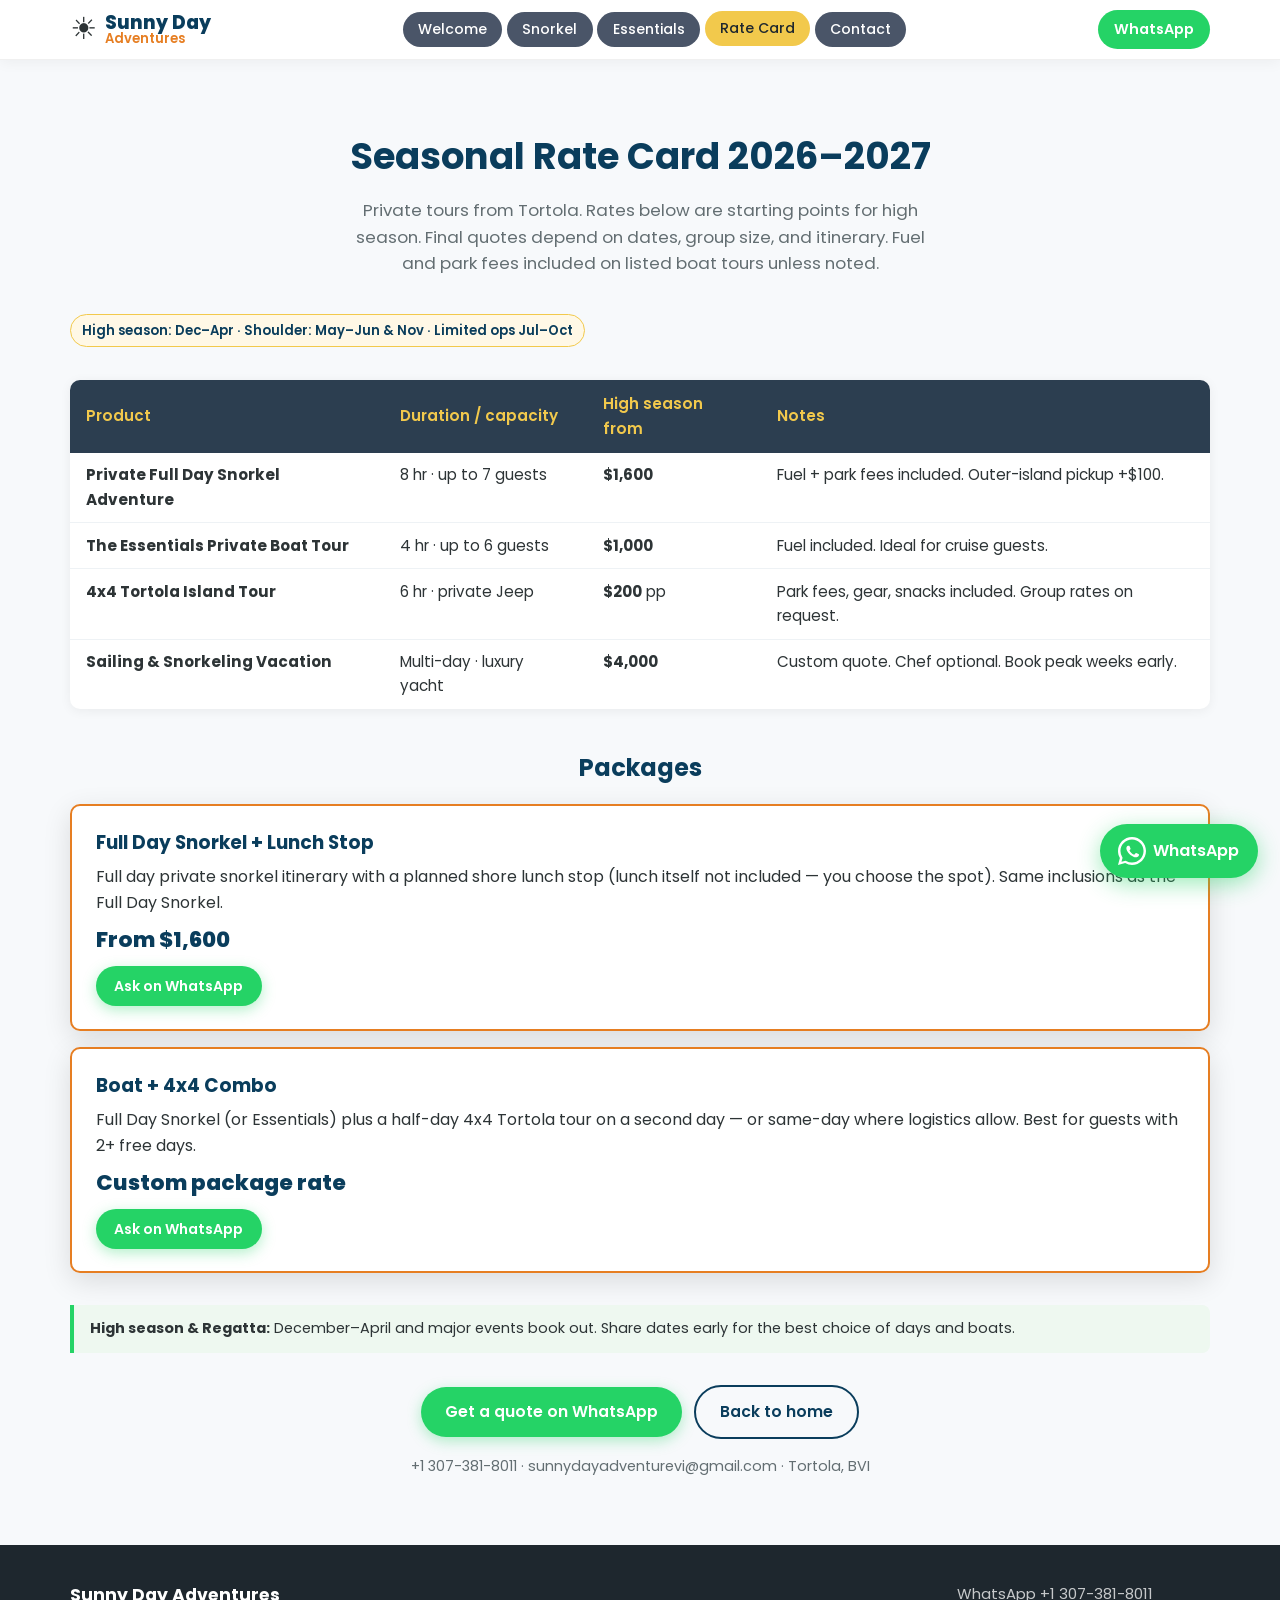
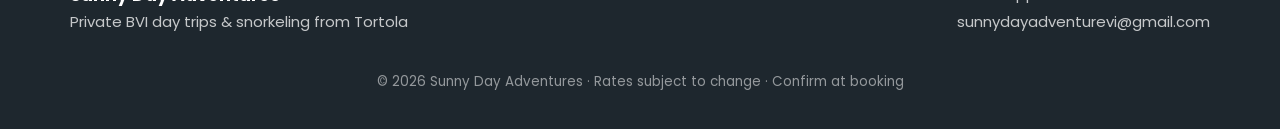
<file: rate-card.html>
<!DOCTYPE html>
<html lang="en">
<head>
  <meta charset="UTF-8" />
  <meta name="viewport" content="width=device-width, initial-scale=1.0" />
  <title>Seasonal Rate Card | Sunny Day Adventures BVI</title>
  <meta name="description" content="Sunny Day Adventures seasonal rate card — private snorkel, boat tours, 4x4 and sailing packages in the British Virgin Islands. High season, shoulder and package rates." />
  <link rel="preconnect" href="https://fonts.googleapis.com" />
  <link rel="preconnect" href="https://fonts.gstatic.com" crossorigin />
  <link href="https://fonts.googleapis.com/css2?family=Poppins:wght@400;500;600;700;800&display=swap" rel="stylesheet" />
  <link rel="stylesheet" href="css/styles.css" />
</head>
<body>
  <a href="https://wa.me/13073818011" class="whatsapp-float" target="_blank" rel="noopener" aria-label="Chat on WhatsApp">
    <svg viewBox="0 0 32 32" width="28" height="28" fill="currentColor"><path d="M16.004 0C7.18 0 .004 7.176.004 16c0 2.82.736 5.58 2.14 8.01L.004 32l8.2-2.15A15.93 15.93 0 0 0 16.004 32C24.828 32 32 24.824 32 16S24.828 0 16.004 0zm0 29.2a13.17 13.17 0 0 1-6.72-1.84l-.48-.28-4.84 1.27 1.29-4.72-.32-.5A13.15 13.15 0 0 1 2.8 16c0-7.28 5.92-13.2 13.2-13.2S29.2 8.72 29.2 16s-5.92 13.2-13.196 13.2z"/><path d="M23.32 19.48c-.36-.18-2.12-1.04-2.44-1.16-.32-.12-.56-.18-.8.18-.24.36-.92 1.16-1.12 1.4-.2.24-.4.26-.76.08-.36-.18-1.52-.56-2.9-1.8-1.08-.96-1.8-2.14-2.02-2.5-.2-.36-.02-.56.16-.74.16-.16.36-.4.54-.6.18-.2.24-.36.36-.6.12-.24.06-.46-.02-.64-.08-.18-.8-1.92-1.1-2.64-.28-.68-.58-.58-.8-.58h-.68c-.24 0-.62.08-.94.46-.32.36-1.24 1.2-1.24 2.94s1.28 3.4 1.46 3.64c.18.24 2.5 3.82 6.06 5.36.84.36 1.5.58 2.02.74.84.26 1.62.22 2.22.14.68-.1 2.12-.86 2.42-1.7.3-.84.3-1.56.22-1.7-.1-.14-.34-.22-.7-.4z"/></svg>
    <span>WhatsApp</span>
  </a>

  <header class="header">
    <div class="container header-inner">
      <a href="index.html" class="logo">
        <div class="logo-mark">
          <span class="sun">☀️</span>
          <div class="logo-text">
            <span class="logo-title">Sunny Day</span>
            <span class="logo-subtitle">Adventures</span>
          </div>
        </div>
      </a>
      <nav class="nav">
        <a href="index.html">Welcome</a>
        <a href="tours/snorkel.html">Snorkel</a>
        <a href="tours/essentials.html">Essentials</a>
        <a href="rate-card.html" class="active">Rate Card</a>
        <a href="index.html#contact">Contact</a>
      </nav>
      <a href="https://wa.me/13073818011" class="header-whatsapp" target="_blank" rel="noopener">WhatsApp</a>
    </div>
  </header>

  <section class="section">
    <div class="container">
      <h1 class="section-title">Seasonal Rate Card 2026–2027</h1>
      <p class="section-intro">Private tours from Tortola. Rates below are starting points for high season. Final quotes depend on dates, group size, and itinerary. Fuel and park fees included on listed boat tours unless noted.</p>

      <div class="season-badge">High season: Dec–Apr · Shoulder: May–Jun & Nov · Limited ops Jul–Oct</div>

      <table class="include-table" style="margin-top:1.5rem">
        <thead>
          <tr>
            <th>Product</th>
            <th>Duration / capacity</th>
            <th>High season from</th>
            <th>Notes</th>
          </tr>
        </thead>
        <tbody>
          <tr>
            <td><strong>Private Full Day Snorkel Adventure</strong></td>
            <td>8 hr · up to 7 guests</td>
            <td><strong>$1,600</strong></td>
            <td>Fuel + park fees included. Outer-island pickup +$100.</td>
          </tr>
          <tr>
            <td><strong>The Essentials Private Boat Tour</strong></td>
            <td>4 hr · up to 6 guests</td>
            <td><strong>$1,000</strong></td>
            <td>Fuel included. Ideal for cruise guests.</td>
          </tr>
          <tr>
            <td><strong>4x4 Tortola Island Tour</strong></td>
            <td>6 hr · private Jeep</td>
            <td><strong>$200</strong> pp</td>
            <td>Park fees, gear, snacks included. Group rates on request.</td>
          </tr>
          <tr>
            <td><strong>Sailing & Snorkeling Vacation</strong></td>
            <td>Multi-day · luxury yacht</td>
            <td><strong>$4,000</strong></td>
            <td>Custom quote. Chef optional. Book peak weeks early.</td>
          </tr>
        </tbody>
      </table>

      <h2 class="section-title" style="margin-top:2.5rem;font-size:1.5rem">Packages</h2>
      <div class="package-card">
        <h3>Full Day Snorkel + Lunch Stop</h3>
        <p>Full day private snorkel itinerary with a planned shore lunch stop (lunch itself not included — you choose the spot). Same inclusions as the Full Day Snorkel.</p>
        <p class="package-price">From $1,600</p>
        <a href="https://wa.me/13073818011?text=Hi%2C%20interested%20in%20Full%20Day%20Snorkel%20%2B%20lunch%20stop%20package" class="btn btn-whatsapp btn-sm" target="_blank" rel="noopener">Ask on WhatsApp</a>
      </div>
      <div class="package-card">
        <h3>Boat + 4x4 Combo</h3>
        <p>Full Day Snorkel (or Essentials) plus a half-day 4x4 Tortola tour on a second day — or same-day where logistics allow. Best for guests with 2+ free days.</p>
        <p class="package-price">Custom package rate</p>
        <a href="https://wa.me/13073818011?text=Hi%2C%20interested%20in%20Boat%20%2B%204x4%20combo%20package" class="btn btn-whatsapp btn-sm" target="_blank" rel="noopener">Ask on WhatsApp</a>
      </div>

      <div class="scarcity-note" style="margin-top:2rem">
        <strong>High season & Regatta:</strong> December–April and major events book out. Share dates early for the best choice of days and boats.
      </div>

      <p style="margin-top:2rem;text-align:center">
        <a href="https://wa.me/13073818011?text=Hi%2C%20I%27d%20like%20a%20quote%20based%20on%20your%20rate%20card.%20Dates%3A" class="btn btn-whatsapp" target="_blank" rel="noopener">Get a quote on WhatsApp</a>
        <a href="index.html" class="btn btn-outline" style="margin-left:0.5rem">Back to home</a>
      </p>
      <p style="text-align:center;font-size:0.9rem;color:var(--muted);margin-top:1rem">+1 307-381-8011 · sunnydayadventurevi@gmail.com · Tortola, BVI</p>
    </div>
  </section>

  <footer class="footer">
    <div class="container footer-inner">
      <div class="footer-brand">
        <strong>Sunny Day Adventures</strong>
        <p>Private BVI day trips & snorkeling from Tortola</p>
      </div>
      <div class="footer-contact">
        <a href="https://wa.me/13073818011" target="_blank" rel="noopener">WhatsApp +1 307-381-8011</a>
        <a href="mailto:sunnydayadventurevi@gmail.com">sunnydayadventurevi@gmail.com</a>
      </div>
      <p class="copyright">© 2026 Sunny Day Adventures · Rates subject to change · Confirm at booking</p>
    </div>
  </footer>
</body>
</html>
</file>
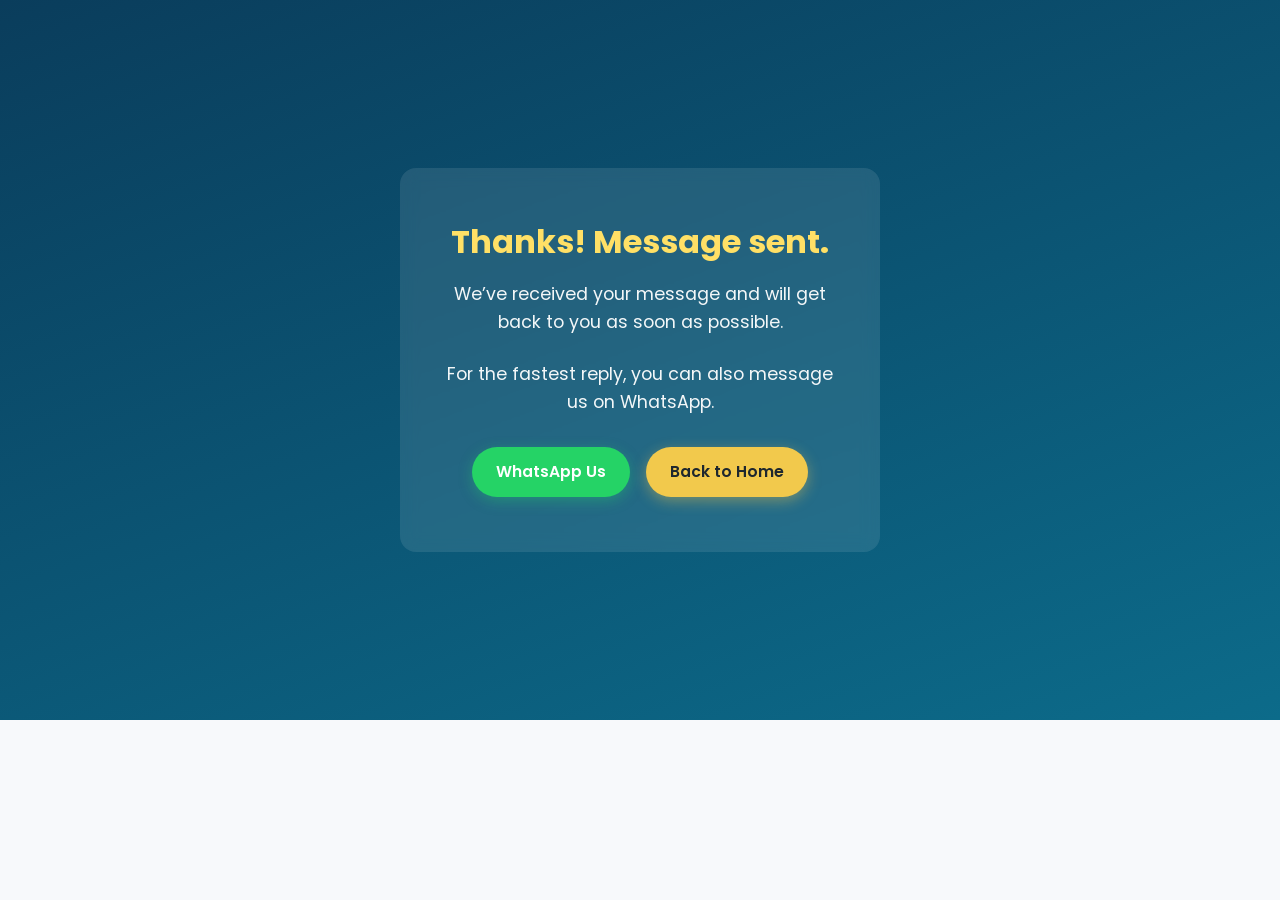
<file: success.html>
<!DOCTYPE html>
<html lang="en">
<head>
  <meta charset="UTF-8" />
  <meta name="viewport" content="width=device-width, initial-scale=1.0" />
  <title>Message Sent | Sunny Day Adventures</title>
  <link rel="preconnect" href="https://fonts.googleapis.com" />
  <link rel="preconnect" href="https://fonts.gstatic.com" crossorigin />
  <link href="https://fonts.googleapis.com/css2?family=Poppins:wght@400;600;700;800&display=swap" rel="stylesheet" />
  <link rel="stylesheet" href="css/styles.css" />
  <style>
    .success-page {
      min-height: 80vh;
      display: flex;
      align-items: center;
      justify-content: center;
      text-align: center;
      padding: 3rem 1rem;
      background: linear-gradient(160deg, #0a3d5c 0%, #0c6b8a 100%);
      color: #fff;
    }
    .success-box {
      background: rgba(255,255,255,0.1);
      backdrop-filter: blur(8px);
      border-radius: 16px;
      padding: 3rem 2.5rem;
      max-width: 480px;
    }
    .success-box h1 {
      font-size: 2rem;
      margin-bottom: 0.75rem;
      color: #ffe066;
    }
    .success-box p {
      font-size: 1.1rem;
      margin-bottom: 1.5rem;
      opacity: 0.95;
    }
    .success-box .btn {
      margin: 0.4rem;
    }
  </style>
</head>
<body>
  <div class="success-page">
    <div class="success-box">
      <h1>Thanks! Message sent.</h1>
      <p>We’ve received your message and will get back to you as soon as possible.</p>
      <p>For the fastest reply, you can also message us on WhatsApp.</p>
      <a href="https://wa.me/13073818011" class="btn btn-whatsapp" target="_blank" rel="noopener">WhatsApp Us</a>
      <a href="index.html" class="btn btn-yellow">Back to Home</a>
    </div>
  </div>
</body>
</html>
</file>
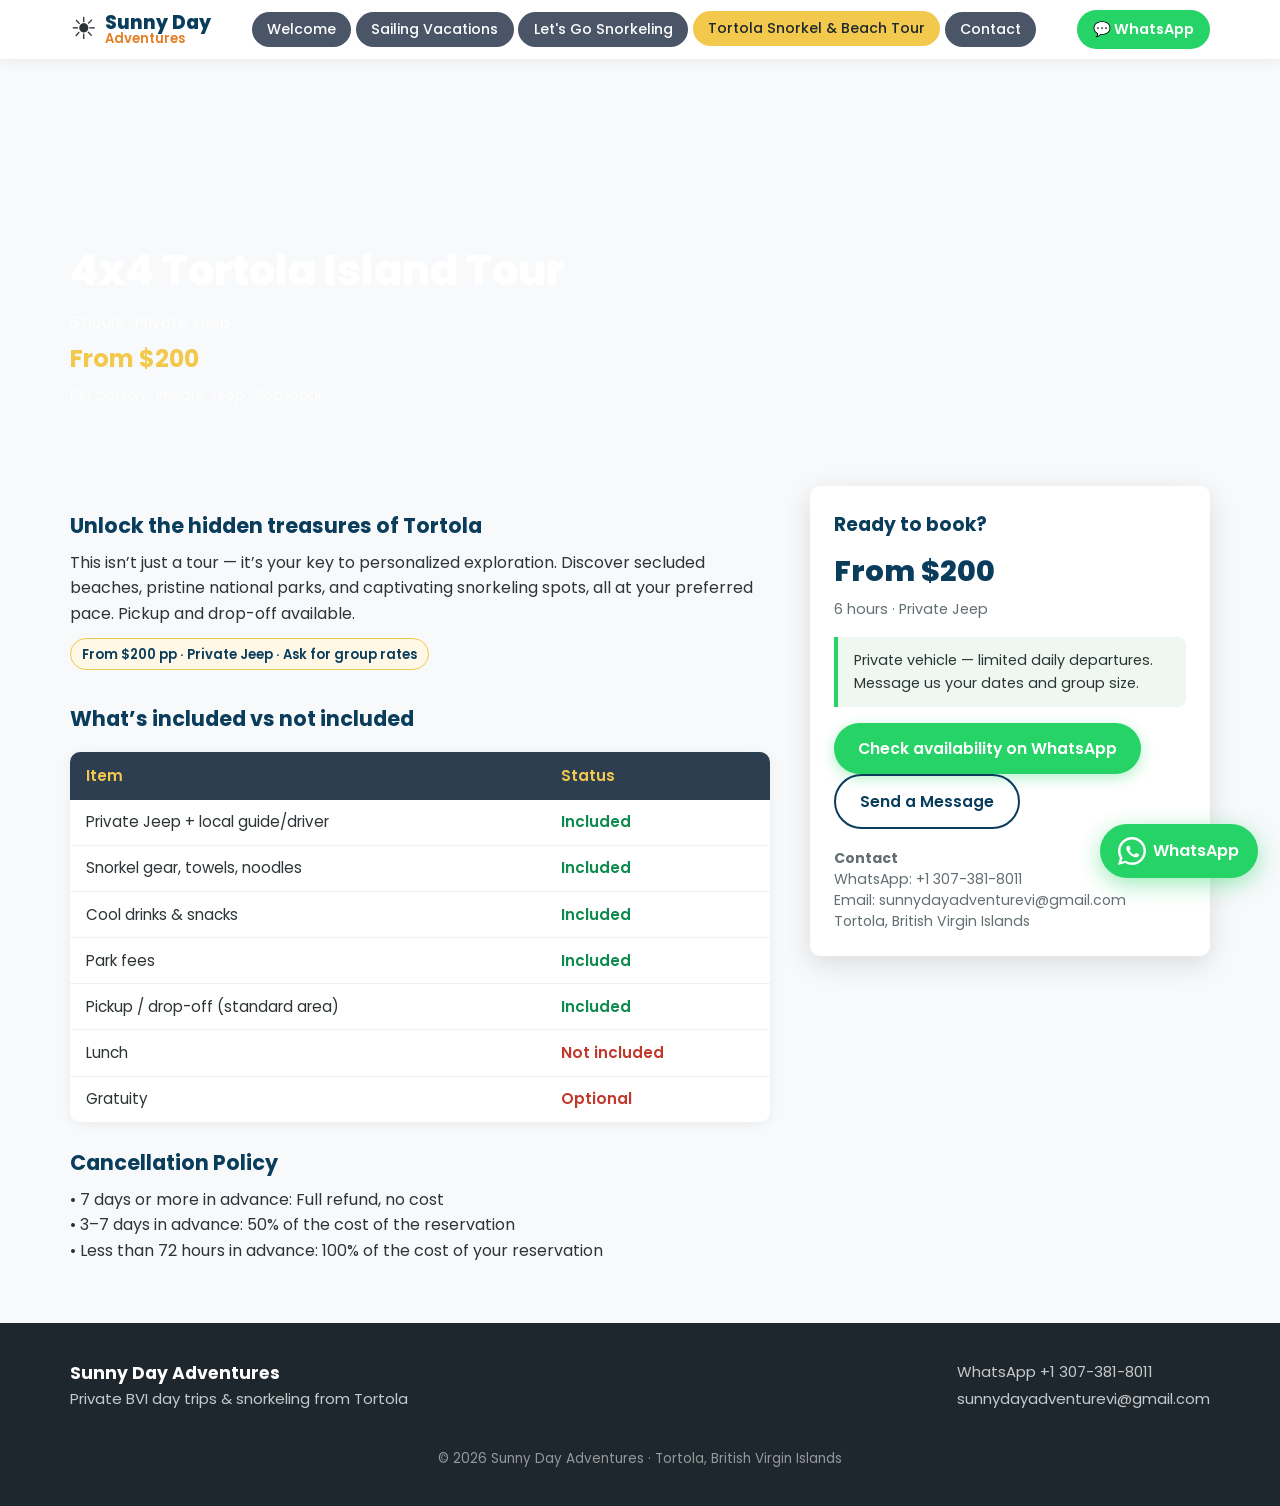
<file: tours/4x4.html>
<!DOCTYPE html>
<html lang="en">
<head>
  <meta charset="UTF-8" />
  <meta name="viewport" content="width=device-width, initial-scale=1.0" />
  <title>4x4 Tortola Island Tour | Sunny Day Adventures BVI</title>
  <meta name="description" content="Private Jeep tour of Tortola. Discover secluded beaches, national parks and snorkel spots at your own pace with Sunny Day Adventures." />
  <link rel="preconnect" href="https://fonts.googleapis.com" />
  <link rel="preconnect" href="https://fonts.gstatic.com" crossorigin />
  <link href="https://fonts.googleapis.com/css2?family=Poppins:wght@400;500;600;700;800&display=swap" rel="stylesheet" />
  <link rel="stylesheet" href="../css/styles.css" />
</head>
<body>
  <a href="https://wa.me/13073818011" class="whatsapp-float" target="_blank" rel="noopener" aria-label="Chat on WhatsApp">
    <svg viewBox="0 0 32 32" width="28" height="28" fill="currentColor"><path d="M16.004 0C7.18 0 .004 7.176.004 16c0 2.82.736 5.58 2.14 8.01L.004 32l8.2-2.15A15.93 15.93 0 0 0 16.004 32C24.828 32 32 24.824 32 16S24.828 0 16.004 0zm0 29.2a13.17 13.17 0 0 1-6.72-1.84l-.48-.28-4.84 1.27 1.29-4.72-.32-.5A13.15 13.15 0 0 1 2.8 16c0-7.28 5.92-13.2 13.2-13.2S29.2 8.72 29.2 16s-5.92 13.2-13.196 13.2z"/><path d="M23.32 19.48c-.36-.18-2.12-1.04-2.44-1.16-.32-.12-.56-.18-.8.18-.24.36-.92 1.16-1.12 1.4-.2.24-.4.26-.76.08-.36-.18-1.52-.56-2.9-1.8-1.08-.96-1.8-2.14-2.02-2.5-.2-.36-.02-.56.16-.74.16-.16.36-.4.54-.6.18-.2.24-.36.36-.6.12-.24.06-.46-.02-.64-.08-.18-.8-1.92-1.1-2.64-.28-.68-.58-.58-.8-.58h-.68c-.24 0-.62.08-.94.46-.32.36-1.24 1.2-1.24 2.94s1.28 3.4 1.46 3.64c.18.24 2.5 3.82 6.06 5.36.84.36 1.5.58 2.02.74.84.26 1.62.22 2.22.14.68-.1 2.12-.86 2.42-1.7.3-.84.3-1.56.22-1.7-.1-.14-.34-.22-.7-.4z"/></svg>
    <span>WhatsApp</span>
  </a>

  <header class="header">
    <div class="container header-inner">
      <a href="../index.html" class="logo">
        <div class="logo-mark">
          <span class="sun">☀️</span>
          <div class="logo-text">
            <span class="logo-title">Sunny Day</span>
            <span class="logo-subtitle">Adventures</span>
          </div>
        </div>
      </a>
      <nav class="nav">
        <a href="../index.html">Welcome</a>
        <a href="sailing.html">Sailing Vacations</a>
        <a href="snorkel.html">Let's Go Snorkeling</a>
        <a href="4x4.html" class="active">Tortola Snorkel & Beach Tour</a>
        <a href="../index.html#contact">Contact</a>
      </nav>
      <a href="https://wa.me/13073818011" class="header-whatsapp" target="_blank" rel="noopener">💬 WhatsApp</a>
    </div>
  </header>

  <section class="service-hero">
    <div class="service-hero-bg" style="background-image:url('https://images.unsplash.com/photo-1469474968028-56623f02e42e?w=1400&q=80')"></div>
    <div class="container">
      <h1>4x4 Tortola Island Tour</h1>
      <p class="service-meta">
        <span>6 hours</span>
        <span>·</span>
        <span>Private Jeep</span>
      </p>
      <p class="service-price">From $200</p>
      <p class="rate-note" style="color:rgba(255,255,255,0.9)">Per person · Private Jeep · Seasonal</p>
    </div>
  </section>

  <section class="service-content">
    <div class="container">
      <div class="service-body">
        <h2>Unlock the hidden treasures of Tortola</h2>
        <p>This isn’t just a tour — it’s your key to personalized exploration. Discover secluded beaches, pristine national parks, and captivating snorkeling spots, all at your preferred pace. Pickup and drop-off available.</p>

        <div class="season-badge">From $200 pp · Private Jeep · Ask for group rates</div>

        <h2>What’s included vs not included</h2>
        <table class="include-table">
          <thead>
            <tr><th>Item</th><th>Status</th></tr>
          </thead>
          <tbody>
            <tr><td>Private Jeep + local guide/driver</td><td class="yes">Included</td></tr>
            <tr><td>Snorkel gear, towels, noodles</td><td class="yes">Included</td></tr>
            <tr><td>Cool drinks & snacks</td><td class="yes">Included</td></tr>
            <tr><td>Park fees</td><td class="yes">Included</td></tr>
            <tr><td>Pickup / drop-off (standard area)</td><td class="yes">Included</td></tr>
            <tr><td>Lunch</td><td class="no">Not included</td></tr>
            <tr><td>Gratuity</td><td class="no">Optional</td></tr>
          </tbody>
        </table>

        <h2>Cancellation Policy</h2>
        <p>• 7 days or more in advance: Full refund, no cost<br>
           • 3–7 days in advance: 50% of the cost of the reservation<br>
           • Less than 72 hours in advance: 100% of the cost of your reservation</p>
      </div>

      <aside class="service-sidebar">
        <h3>Ready to book?</h3>
        <p class="price-big">From $200</p>
        <p class="duration">6 hours · Private Jeep</p>
        <div class="scarcity-note">Private vehicle — limited daily departures. Message us your dates and group size.</div>
        <a href="https://wa.me/13073818011?text=Hi%2C%20I%27d%20like%20to%20check%20availability%20for%20the%204x4%20Tortola%20Island%20Tour%20(from%20%24200).%20Dates%20%26%20group%20size%3A" class="btn btn-whatsapp" target="_blank" rel="noopener">Check availability on WhatsApp</a>
        <a href="../index.html#contact" class="btn btn-outline">Send a Message</a>
        <p class="cancellation">
          <strong>Contact</strong><br>
          WhatsApp: +1 307-381-8011<br>
          Email: sunnydayadventurevi@gmail.com<br>
          Tortola, British Virgin Islands
        </p>
      </aside>
    </div>
  </section>

  <footer class="footer">
    <div class="container footer-inner">
      <div class="footer-brand">
        <strong>Sunny Day Adventures</strong>
        <p>Private BVI day trips & snorkeling from Tortola</p>
      </div>
      <div class="footer-contact">
        <a href="https://wa.me/13073818011" target="_blank" rel="noopener">WhatsApp +1 307-381-8011</a>
        <a href="mailto:sunnydayadventurevi@gmail.com">sunnydayadventurevi@gmail.com</a>
      </div>
      <p class="copyright">© 2026 Sunny Day Adventures · Tortola, British Virgin Islands</p>
    </div>
  </footer>
</body>
</html>
</file>
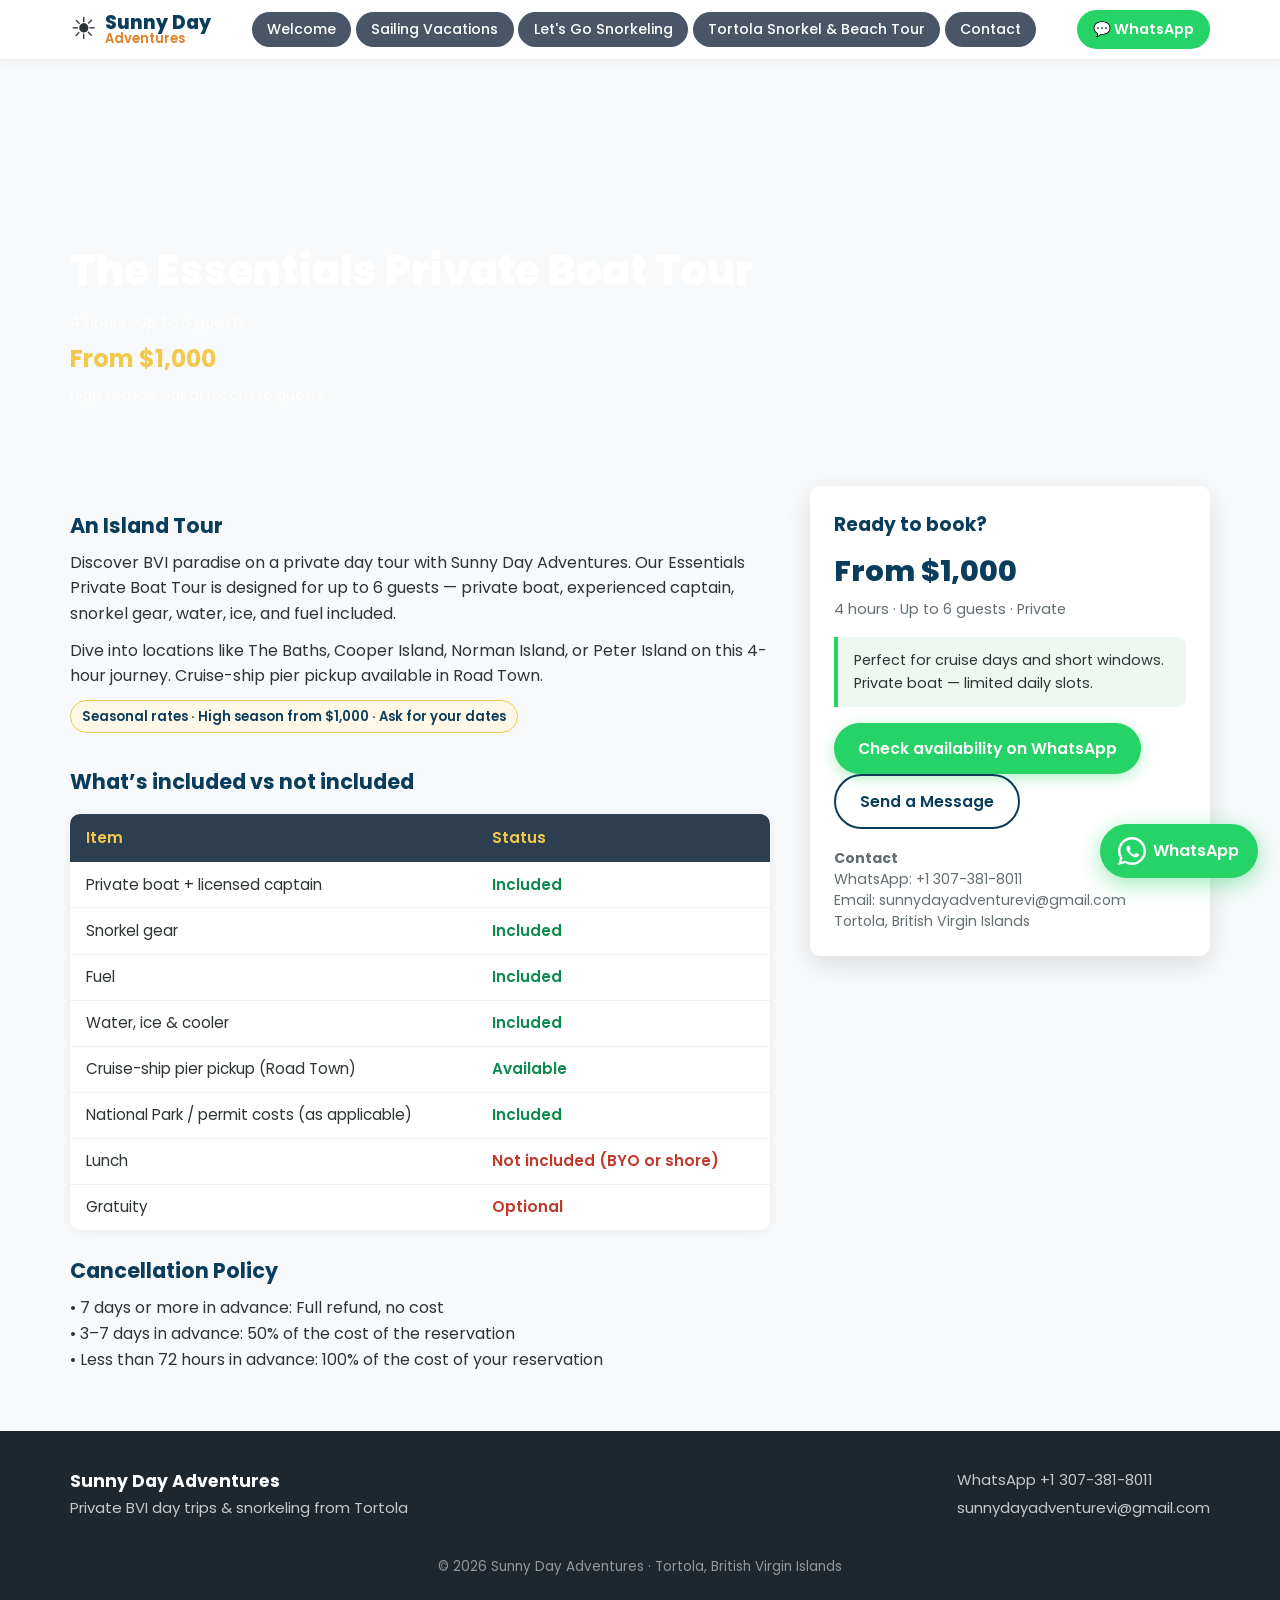
<file: tours/essentials.html>
<!DOCTYPE html>
<html lang="en">
<head>
  <meta charset="UTF-8" />
  <meta name="viewport" content="width=device-width, initial-scale=1.0" />
  <title>The Essentials Private Boat Tour | Sunny Day Adventures BVI</title>
  <meta name="description" content="4-hour private boat tour in the British Virgin Islands. Visit The Baths, Cooper Island, Norman Island or Peter Island. Perfect for cruise-ship guests." />
  <link rel="preconnect" href="https://fonts.googleapis.com" />
  <link rel="preconnect" href="https://fonts.gstatic.com" crossorigin />
  <link href="https://fonts.googleapis.com/css2?family=Poppins:wght@400;500;600;700;800&display=swap" rel="stylesheet" />
  <link rel="stylesheet" href="../css/styles.css" />
</head>
<body>
  <a href="https://wa.me/13073818011" class="whatsapp-float" target="_blank" rel="noopener" aria-label="Chat on WhatsApp">
    <svg viewBox="0 0 32 32" width="28" height="28" fill="currentColor"><path d="M16.004 0C7.18 0 .004 7.176.004 16c0 2.82.736 5.58 2.14 8.01L.004 32l8.2-2.15A15.93 15.93 0 0 0 16.004 32C24.828 32 32 24.824 32 16S24.828 0 16.004 0zm0 29.2a13.17 13.17 0 0 1-6.72-1.84l-.48-.28-4.84 1.27 1.29-4.72-.32-.5A13.15 13.15 0 0 1 2.8 16c0-7.28 5.92-13.2 13.2-13.2S29.2 8.72 29.2 16s-5.92 13.2-13.196 13.2z"/><path d="M23.32 19.48c-.36-.18-2.12-1.04-2.44-1.16-.32-.12-.56-.18-.8.18-.24.36-.92 1.16-1.12 1.4-.2.24-.4.26-.76.08-.36-.18-1.52-.56-2.9-1.8-1.08-.96-1.8-2.14-2.02-2.5-.2-.36-.02-.56.16-.74.16-.16.36-.4.54-.6.18-.2.24-.36.36-.6.12-.24.06-.46-.02-.64-.08-.18-.8-1.92-1.1-2.64-.28-.68-.58-.58-.8-.58h-.68c-.24 0-.62.08-.94.46-.32.36-1.24 1.2-1.24 2.94s1.28 3.4 1.46 3.64c.18.24 2.5 3.82 6.06 5.36.84.36 1.5.58 2.02.74.84.26 1.62.22 2.22.14.68-.1 2.12-.86 2.42-1.7.3-.84.3-1.56.22-1.7-.1-.14-.34-.22-.7-.4z"/></svg>
    <span>WhatsApp</span>
  </a>

  <header class="header">
    <div class="container header-inner">
      <a href="../index.html" class="logo">
        <div class="logo-mark">
          <span class="sun">☀️</span>
          <div class="logo-text">
            <span class="logo-title">Sunny Day</span>
            <span class="logo-subtitle">Adventures</span>
          </div>
        </div>
      </a>
      <nav class="nav">
        <a href="../index.html">Welcome</a>
        <a href="sailing.html">Sailing Vacations</a>
        <a href="snorkel.html">Let's Go Snorkeling</a>
        <a href="4x4.html">Tortola Snorkel & Beach Tour</a>
        <a href="../index.html#contact">Contact</a>
      </nav>
      <a href="https://wa.me/13073818011" class="header-whatsapp" target="_blank" rel="noopener">💬 WhatsApp</a>
    </div>
  </header>

  <section class="service-hero">
    <div class="service-hero-bg" style="background-image:url('https://images.unsplash.com/photo-1507525428034-b723cf961d3e?w=1400&q=80')"></div>
    <div class="container">
      <h1>The Essentials Private Boat Tour</h1>
      <p class="service-meta">
        <span>4 hours</span>
        <span>·</span>
        <span>Up to 6 guests</span>
      </p>
      <p class="service-price">From $1,000</p>
      <p class="rate-note" style="color:rgba(255,255,255,0.9)">High season · Ideal for cruise guests</p>
    </div>
  </section>

  <section class="service-content">
    <div class="container">
      <div class="service-body">
        <h2>An Island Tour</h2>
        <p>Discover BVI paradise on a private day tour with Sunny Day Adventures. Our Essentials Private Boat Tour is designed for up to 6 guests — private boat, experienced captain, snorkel gear, water, ice, and fuel included.</p>
        <p>Dive into locations like The Baths, Cooper Island, Norman Island, or Peter Island on this 4-hour journey. Cruise-ship pier pickup available in Road Town.</p>

        <div class="season-badge">Seasonal rates · High season from $1,000 · Ask for your dates</div>

        <h2>What’s included vs not included</h2>
        <table class="include-table">
          <thead>
            <tr><th>Item</th><th>Status</th></tr>
          </thead>
          <tbody>
            <tr><td>Private boat + licensed captain</td><td class="yes">Included</td></tr>
            <tr><td>Snorkel gear</td><td class="yes">Included</td></tr>
            <tr><td>Fuel</td><td class="yes">Included</td></tr>
            <tr><td>Water, ice & cooler</td><td class="yes">Included</td></tr>
            <tr><td>Cruise-ship pier pickup (Road Town)</td><td class="yes">Available</td></tr>
            <tr><td>National Park / permit costs (as applicable)</td><td class="yes">Included</td></tr>
            <tr><td>Lunch</td><td class="no">Not included (BYO or shore)</td></tr>
            <tr><td>Gratuity</td><td class="no">Optional</td></tr>
          </tbody>
        </table>

        <h2>Cancellation Policy</h2>
        <p>• 7 days or more in advance: Full refund, no cost<br>
           • 3–7 days in advance: 50% of the cost of the reservation<br>
           • Less than 72 hours in advance: 100% of the cost of your reservation</p>
      </div>

      <aside class="service-sidebar">
        <h3>Ready to book?</h3>
        <p class="price-big">From $1,000</p>
        <p class="duration">4 hours · Up to 6 guests · Private</p>
        <div class="scarcity-note">Perfect for cruise days and short windows. Private boat — limited daily slots.</div>
        <a href="https://wa.me/13073818011?text=Hi%2C%20I%27d%20like%20to%20check%20availability%20for%20The%20Essentials%20Private%20Boat%20Tour%20(from%20%241%2C000).%20Dates%3A" class="btn btn-whatsapp" target="_blank" rel="noopener">Check availability on WhatsApp</a>
        <a href="../index.html#contact" class="btn btn-outline">Send a Message</a>
        <p class="cancellation">
          <strong>Contact</strong><br>
          WhatsApp: +1 307-381-8011<br>
          Email: sunnydayadventurevi@gmail.com<br>
          Tortola, British Virgin Islands
        </p>
      </aside>
    </div>
  </section>

  <footer class="footer">
    <div class="container footer-inner">
      <div class="footer-brand">
        <strong>Sunny Day Adventures</strong>
        <p>Private BVI day trips & snorkeling from Tortola</p>
      </div>
      <div class="footer-contact">
        <a href="https://wa.me/13073818011" target="_blank" rel="noopener">WhatsApp +1 307-381-8011</a>
        <a href="mailto:sunnydayadventurevi@gmail.com">sunnydayadventurevi@gmail.com</a>
      </div>
      <p class="copyright">© 2026 Sunny Day Adventures · Tortola, British Virgin Islands</p>
    </div>
  </footer>
</body>
</html>
</file>
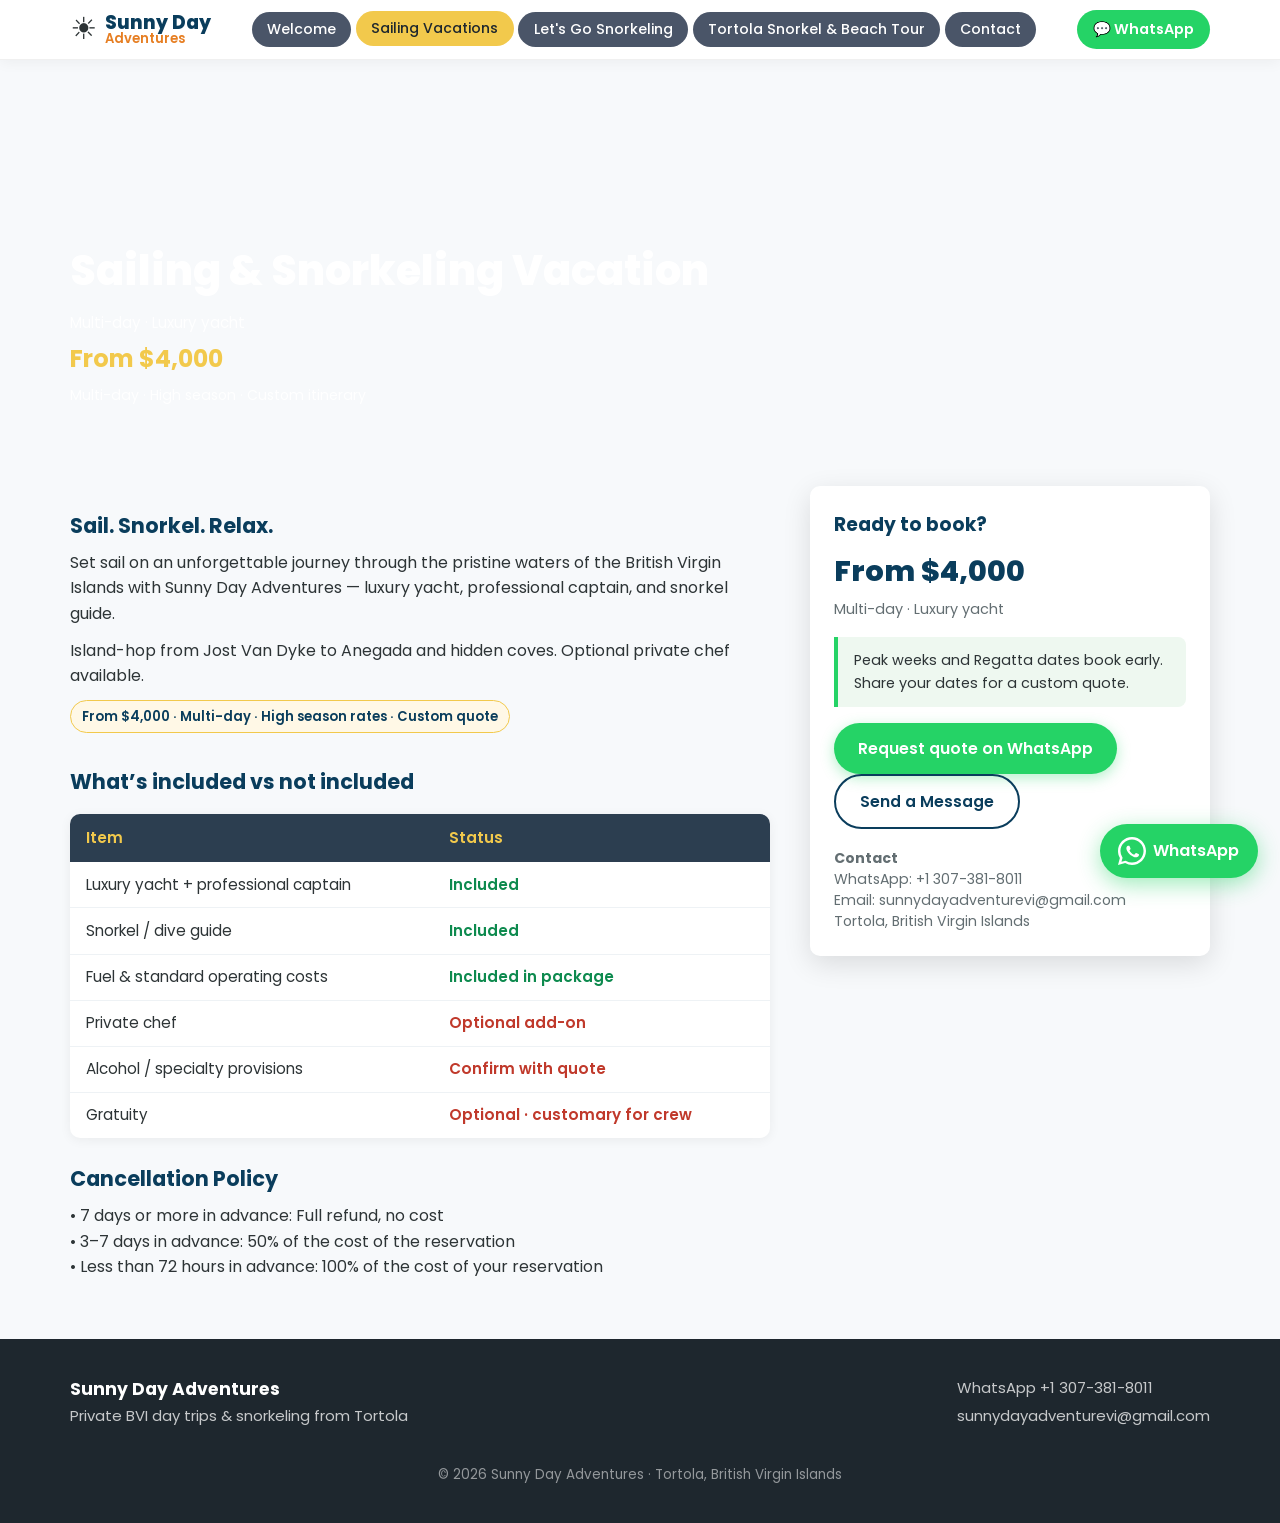
<file: tours/sailing.html>
<!DOCTYPE html>
<html lang="en">
<head>
  <meta charset="UTF-8" />
  <meta name="viewport" content="width=device-width, initial-scale=1.0" />
  <title>Sailing & Snorkeling Vacation | Sunny Day Adventures BVI</title>
  <meta name="description" content="Multi-day luxury yacht sailing and snorkeling vacation in the British Virgin Islands with local captain and guide." />
  <link rel="preconnect" href="https://fonts.googleapis.com" />
  <link rel="preconnect" href="https://fonts.gstatic.com" crossorigin />
  <link href="https://fonts.googleapis.com/css2?family=Poppins:wght@400;500;600;700;800&display=swap" rel="stylesheet" />
  <link rel="stylesheet" href="../css/styles.css" />
</head>
<body>
  <a href="https://wa.me/13073818011" class="whatsapp-float" target="_blank" rel="noopener" aria-label="Chat on WhatsApp">
    <svg viewBox="0 0 32 32" width="28" height="28" fill="currentColor"><path d="M16.004 0C7.18 0 .004 7.176.004 16c0 2.82.736 5.58 2.14 8.01L.004 32l8.2-2.15A15.93 15.93 0 0 0 16.004 32C24.828 32 32 24.824 32 16S24.828 0 16.004 0zm0 29.2a13.17 13.17 0 0 1-6.72-1.84l-.48-.28-4.84 1.27 1.29-4.72-.32-.5A13.15 13.15 0 0 1 2.8 16c0-7.28 5.92-13.2 13.2-13.2S29.2 8.72 29.2 16s-5.92 13.2-13.196 13.2z"/><path d="M23.32 19.48c-.36-.18-2.12-1.04-2.44-1.16-.32-.12-.56-.18-.8.18-.24.36-.92 1.16-1.12 1.4-.2.24-.4.26-.76.08-.36-.18-1.52-.56-2.9-1.8-1.08-.96-1.8-2.14-2.02-2.5-.2-.36-.02-.56.16-.74.16-.16.36-.4.54-.6.18-.2.24-.36.36-.6.12-.24.06-.46-.02-.64-.08-.18-.8-1.92-1.1-2.64-.28-.68-.58-.58-.8-.58h-.68c-.24 0-.62.08-.94.46-.32.36-1.24 1.2-1.24 2.94s1.28 3.4 1.46 3.64c.18.24 2.5 3.82 6.06 5.36.84.36 1.5.58 2.02.74.84.26 1.62.22 2.22.14.68-.1 2.12-.86 2.42-1.7.3-.84.3-1.56.22-1.7-.1-.14-.34-.22-.7-.4z"/></svg>
    <span>WhatsApp</span>
  </a>

  <header class="header">
    <div class="container header-inner">
      <a href="../index.html" class="logo">
        <div class="logo-mark">
          <span class="sun">☀️</span>
          <div class="logo-text">
            <span class="logo-title">Sunny Day</span>
            <span class="logo-subtitle">Adventures</span>
          </div>
        </div>
      </a>
      <nav class="nav">
        <a href="../index.html">Welcome</a>
        <a href="sailing.html" class="active">Sailing Vacations</a>
        <a href="snorkel.html">Let's Go Snorkeling</a>
        <a href="4x4.html">Tortola Snorkel & Beach Tour</a>
        <a href="../index.html#contact">Contact</a>
      </nav>
      <a href="https://wa.me/13073818011" class="header-whatsapp" target="_blank" rel="noopener">💬 WhatsApp</a>
    </div>
  </header>

  <section class="service-hero">
    <div class="service-hero-bg" style="background-image:url('https://images.unsplash.com/photo-1567899378494-47b22a2ae96a?w=1400&q=80')"></div>
    <div class="container">
      <h1>Sailing & Snorkeling Vacation</h1>
      <p class="service-meta">
        <span>Multi-day</span>
        <span>·</span>
        <span>Luxury yacht</span>
      </p>
      <p class="service-price">From $4,000</p>
      <p class="rate-note" style="color:rgba(255,255,255,0.9)">Multi-day · High season · Custom itinerary</p>
    </div>
  </section>

  <section class="service-content">
    <div class="container">
      <div class="service-body">
        <h2>Sail. Snorkel. Relax.</h2>
        <p>Set sail on an unforgettable journey through the pristine waters of the British Virgin Islands with Sunny Day Adventures — luxury yacht, professional captain, and snorkel guide.</p>
        <p>Island-hop from Jost Van Dyke to Anegada and hidden coves. Optional private chef available.</p>

        <div class="season-badge">From $4,000 · Multi-day · High season rates · Custom quote</div>

        <h2>What’s included vs not included</h2>
        <table class="include-table">
          <thead>
            <tr><th>Item</th><th>Status</th></tr>
          </thead>
          <tbody>
            <tr><td>Luxury yacht + professional captain</td><td class="yes">Included</td></tr>
            <tr><td>Snorkel / dive guide</td><td class="yes">Included</td></tr>
            <tr><td>Fuel & standard operating costs</td><td class="yes">Included in package</td></tr>
            <tr><td>Private chef</td><td class="no">Optional add-on</td></tr>
            <tr><td>Alcohol / specialty provisions</td><td class="no">Confirm with quote</td></tr>
            <tr><td>Gratuity</td><td class="no">Optional · customary for crew</td></tr>
          </tbody>
        </table>

        <h2>Cancellation Policy</h2>
        <p>• 7 days or more in advance: Full refund, no cost<br>
           • 3–7 days in advance: 50% of the cost of the reservation<br>
           • Less than 72 hours in advance: 100% of the cost of your reservation</p>
      </div>

      <aside class="service-sidebar">
        <h3>Ready to book?</h3>
        <p class="price-big">From $4,000</p>
        <p class="duration">Multi-day · Luxury yacht</p>
        <div class="scarcity-note">Peak weeks and Regatta dates book early. Share your dates for a custom quote.</div>
        <a href="https://wa.me/13073818011?text=Hi%2C%20I%27d%20like%20a%20quote%20for%20the%20Sailing%20%26%20Snorkeling%20Vacation%20(from%20%244%2C000).%20Dates%20%26%20group%3A" class="btn btn-whatsapp" target="_blank" rel="noopener">Request quote on WhatsApp</a>
        <a href="../index.html#contact" class="btn btn-outline">Send a Message</a>
        <p class="cancellation">
          <strong>Contact</strong><br>
          WhatsApp: +1 307-381-8011<br>
          Email: sunnydayadventurevi@gmail.com<br>
          Tortola, British Virgin Islands
        </p>
      </aside>
    </div>
  </section>

  <footer class="footer">
    <div class="container footer-inner">
      <div class="footer-brand">
        <strong>Sunny Day Adventures</strong>
        <p>Private BVI day trips & snorkeling from Tortola</p>
      </div>
      <div class="footer-contact">
        <a href="https://wa.me/13073818011" target="_blank" rel="noopener">WhatsApp +1 307-381-8011</a>
        <a href="mailto:sunnydayadventurevi@gmail.com">sunnydayadventurevi@gmail.com</a>
      </div>
      <p class="copyright">© 2026 Sunny Day Adventures · Tortola, British Virgin Islands</p>
    </div>
  </footer>
</body>
</html>
</file>
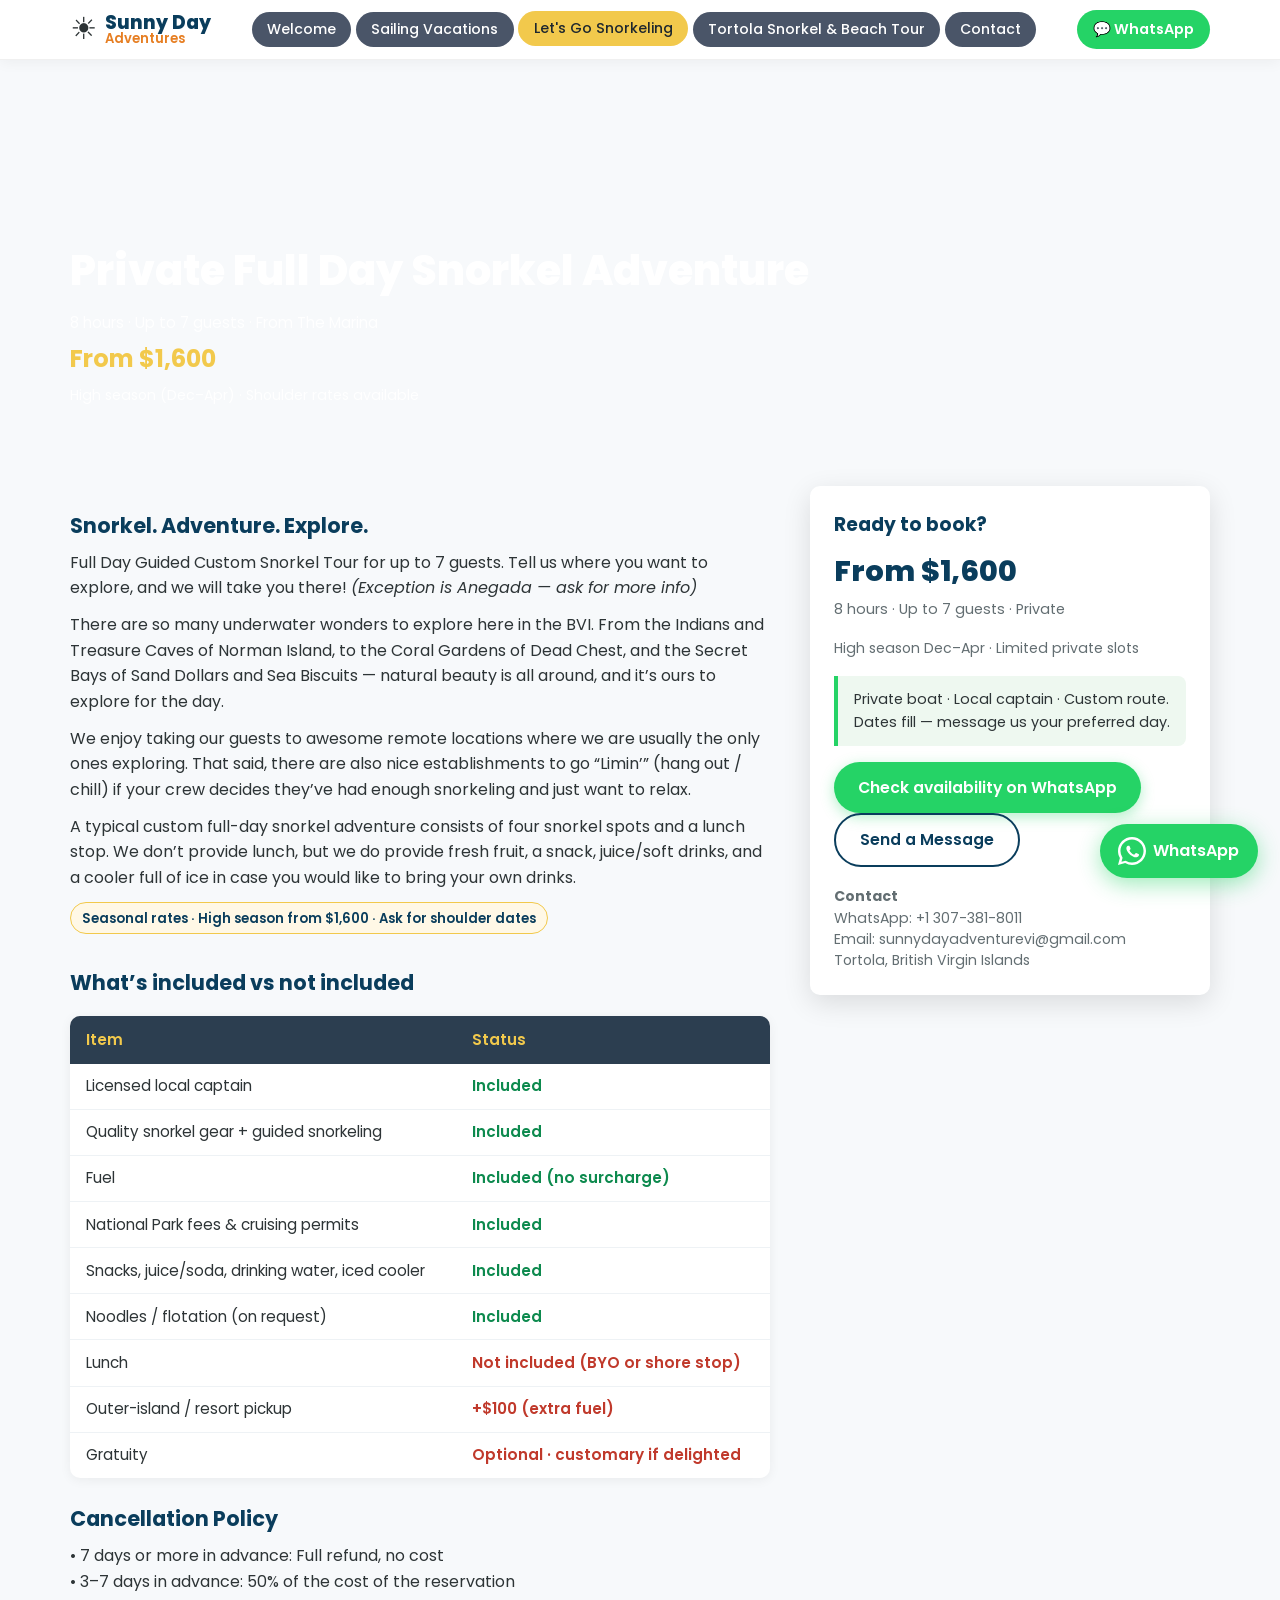
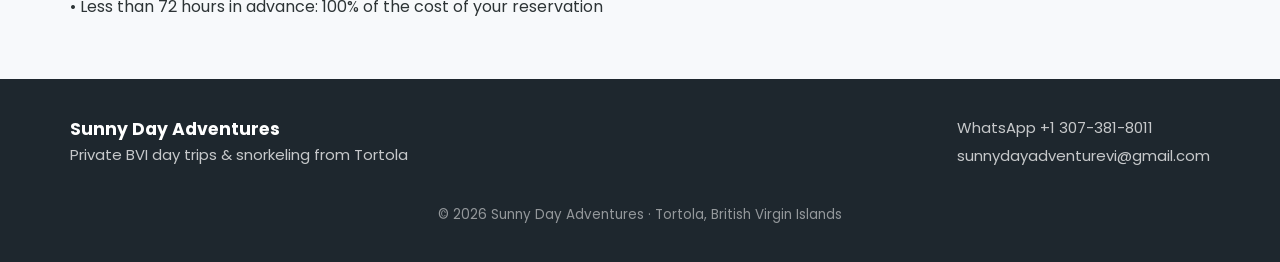
<file: tours/snorkel.html>
<!DOCTYPE html>
<html lang="en">
<head>
  <meta charset="UTF-8" />
  <meta name="viewport" content="width=device-width, initial-scale=1.0" />
  <title>Private Full Day Snorkel Adventure | Sunny Day Adventures BVI</title>
  <meta name="description" content="Custom full-day private snorkel tour in the British Virgin Islands. Visit The Indians, Treasure Caves, Coral Gardens and secret bays with a licensed local captain." />
  <link rel="preconnect" href="https://fonts.googleapis.com" />
  <link rel="preconnect" href="https://fonts.gstatic.com" crossorigin />
  <link href="https://fonts.googleapis.com/css2?family=Poppins:wght@400;500;600;700;800&display=swap" rel="stylesheet" />
  <link rel="stylesheet" href="../css/styles.css" />
</head>
<body>
  <a href="https://wa.me/13073818011" class="whatsapp-float" target="_blank" rel="noopener" aria-label="Chat on WhatsApp">
    <svg viewBox="0 0 32 32" width="28" height="28" fill="currentColor"><path d="M16.004 0C7.18 0 .004 7.176.004 16c0 2.82.736 5.58 2.14 8.01L.004 32l8.2-2.15A15.93 15.93 0 0 0 16.004 32C24.828 32 32 24.824 32 16S24.828 0 16.004 0zm0 29.2a13.17 13.17 0 0 1-6.72-1.84l-.48-.28-4.84 1.27 1.29-4.72-.32-.5A13.15 13.15 0 0 1 2.8 16c0-7.28 5.92-13.2 13.2-13.2S29.2 8.72 29.2 16s-5.92 13.2-13.196 13.2z"/><path d="M23.32 19.48c-.36-.18-2.12-1.04-2.44-1.16-.32-.12-.56-.18-.8.18-.24.36-.92 1.16-1.12 1.4-.2.24-.4.26-.76.08-.36-.18-1.52-.56-2.9-1.8-1.08-.96-1.8-2.14-2.02-2.5-.2-.36-.02-.56.16-.74.16-.16.36-.4.54-.6.18-.2.24-.36.36-.6.12-.24.06-.46-.02-.64-.08-.18-.8-1.92-1.1-2.64-.28-.68-.58-.58-.8-.58h-.68c-.24 0-.62.08-.94.46-.32.36-1.24 1.2-1.24 2.94s1.28 3.4 1.46 3.64c.18.24 2.5 3.82 6.06 5.36.84.36 1.5.58 2.02.74.84.26 1.62.22 2.22.14.68-.1 2.12-.86 2.42-1.7.3-.84.3-1.56.22-1.7-.1-.14-.34-.22-.7-.4z"/></svg>
    <span>WhatsApp</span>
  </a>

  <header class="header">
    <div class="container header-inner">
      <a href="../index.html" class="logo">
        <div class="logo-mark">
          <span class="sun">☀️</span>
          <div class="logo-text">
            <span class="logo-title">Sunny Day</span>
            <span class="logo-subtitle">Adventures</span>
          </div>
        </div>
      </a>
      <nav class="nav">
        <a href="../index.html">Welcome</a>
        <a href="sailing.html">Sailing Vacations</a>
        <a href="snorkel.html" class="active">Let's Go Snorkeling</a>
        <a href="4x4.html">Tortola Snorkel & Beach Tour</a>
        <a href="../index.html#contact">Contact</a>
      </nav>
      <a href="https://wa.me/13073818011" class="header-whatsapp" target="_blank" rel="noopener">💬 WhatsApp</a>
    </div>
  </header>

  <section class="service-hero">
    <div class="service-hero-bg" style="background-image:url('https://images.unsplash.com/photo-1544551763-46a013bb70d5?w=1400&q=80')"></div>
    <div class="container">
      <h1>Private Full Day Snorkel Adventure</h1>
      <p class="service-meta">
        <span>8 hours</span>
        <span>·</span>
        <span>Up to 7 guests</span>
        <span>·</span>
        <span>From The Marina</span>
      </p>
      <p class="service-price">From $1,600</p>
      <p class="rate-note" style="color:rgba(255,255,255,0.9)">High season (Dec–Apr) · Shoulder rates available</p>
    </div>
  </section>

  <section class="service-content">
    <div class="container">
      <div class="service-body">
        <h2>Snorkel. Adventure. Explore.</h2>
        <p>Full Day Guided Custom Snorkel Tour for up to 7 guests. Tell us where you want to explore, and we will take you there! <em>(Exception is Anegada — ask for more info)</em></p>
        <p>There are so many underwater wonders to explore here in the BVI. From the Indians and Treasure Caves of Norman Island, to the Coral Gardens of Dead Chest, and the Secret Bays of Sand Dollars and Sea Biscuits — natural beauty is all around, and it’s ours to explore for the day.</p>
        <p>We enjoy taking our guests to awesome remote locations where we are usually the only ones exploring. That said, there are also nice establishments to go “Limin’” (hang out / chill) if your crew decides they’ve had enough snorkeling and just want to relax.</p>
        <p>A typical custom full-day snorkel adventure consists of four snorkel spots and a lunch stop. We don’t provide lunch, but we do provide fresh fruit, a snack, juice/soft drinks, and a cooler full of ice in case you would like to bring your own drinks.</p>

        <div class="season-badge">Seasonal rates · High season from $1,600 · Ask for shoulder dates</div>

        <h2>What’s included vs not included</h2>
        <table class="include-table">
          <thead>
            <tr><th>Item</th><th>Status</th></tr>
          </thead>
          <tbody>
            <tr><td>Licensed local captain</td><td class="yes">Included</td></tr>
            <tr><td>Quality snorkel gear + guided snorkeling</td><td class="yes">Included</td></tr>
            <tr><td>Fuel</td><td class="yes">Included (no surcharge)</td></tr>
            <tr><td>National Park fees & cruising permits</td><td class="yes">Included</td></tr>
            <tr><td>Snacks, juice/soda, drinking water, iced cooler</td><td class="yes">Included</td></tr>
            <tr><td>Noodles / flotation (on request)</td><td class="yes">Included</td></tr>
            <tr><td>Lunch</td><td class="no">Not included (BYO or shore stop)</td></tr>
            <tr><td>Outer-island / resort pickup</td><td class="no">+$100 (extra fuel)</td></tr>
            <tr><td>Gratuity</td><td class="no">Optional · customary if delighted</td></tr>
          </tbody>
        </table>

        <h2>Cancellation Policy</h2>
        <p>• 7 days or more in advance: Full refund, no cost<br>
           • 3–7 days in advance: 50% of the cost of the reservation<br>
           • Less than 72 hours in advance: 100% of the cost of your reservation</p>
      </div>

      <aside class="service-sidebar">
        <h3>Ready to book?</h3>
        <p class="price-big">From $1,600</p>
        <p class="duration">8 hours · Up to 7 guests · Private</p>
        <p class="rate-note">High season Dec–Apr · Limited private slots</p>
        <div class="scarcity-note">Private boat · Local captain · Custom route. Dates fill — message us your preferred day.</div>
        <a href="https://wa.me/13073818011?text=Hi%2C%20I%27d%20like%20to%20check%20availability%20for%20the%20Private%20Full%20Day%20Snorkel%20Adventure%20(from%20%241%2C600).%20Dates%3A" class="btn btn-whatsapp" target="_blank" rel="noopener">Check availability on WhatsApp</a>
        <a href="../index.html#contact" class="btn btn-outline">Send a Message</a>
        <p class="cancellation">
          <strong>Contact</strong><br>
          WhatsApp: +1 307-381-8011<br>
          Email: sunnydayadventurevi@gmail.com<br>
          Tortola, British Virgin Islands
        </p>
      </aside>
    </div>
  </section>

  <footer class="footer">
    <div class="container footer-inner">
      <div class="footer-brand">
        <strong>Sunny Day Adventures</strong>
        <p>Private BVI day trips & snorkeling from Tortola</p>
      </div>
      <div class="footer-contact">
        <a href="https://wa.me/13073818011" target="_blank" rel="noopener">WhatsApp +1 307-381-8011</a>
        <a href="mailto:sunnydayadventurevi@gmail.com">sunnydayadventurevi@gmail.com</a>
      </div>
      <p class="copyright">© 2026 Sunny Day Adventures · Tortola, British Virgin Islands</p>
    </div>
  </footer>
</body>
</html>
</file>
<file: css/styles.css>
/* Sunny Day Adventures – closer to original Wix look + conversion fixes */

:root {
  --blue-deep: #0a3d5c;
  --blue-mid: #0c6b8a;
  --blue-light: #1a9bb5;
  --yellow: #f2c94c;
  --yellow-bright: #ffe066;
  --orange: #e67e22;
  --whatsapp: #25d366;
  --dark: #1e272e;
  --dark-banner: #2c3e50;
  --text: #2d3436;
  --muted: #636e72;
  --white: #fff;
  --radius: 10px;
  --shadow: 0 8px 28px rgba(0,0,0,0.12);
}

*, *::before, *::after { box-sizing: border-box; margin: 0; padding: 0; }
html { scroll-behavior: smooth; }
body {
  font-family: 'Poppins', system-ui, -apple-system, sans-serif;
  color: var(--text);
  line-height: 1.6;
  background: #f7f9fb;
}
a { color: inherit; text-decoration: none; }
img { max-width: 100%; display: block; }
.container { width: min(1140px, 92%); margin-inline: auto; }
.hidden { display: none !important; }

/* ===== Header – pill style closer to original ===== */
.header {
  position: sticky;
  top: 0;
  z-index: 100;
  background: rgba(255,255,255,0.97);
  backdrop-filter: blur(12px);
  border-bottom: 1px solid rgba(0,0,0,0.06);
  box-shadow: 0 2px 14px rgba(0,0,0,0.05);
}
.header-inner {
  display: flex;
  align-items: center;
  justify-content: space-between;
  padding: 0.65rem 0;
  gap: 1rem;
}
.logo-mark {
  display: flex;
  align-items: center;
  gap: 0.5rem;
}
.sun { font-size: 1.9rem; line-height: 1; }
.logo-text { display: flex; flex-direction: column; line-height: 1.05; }
.logo-title { font-weight: 800; font-size: 1.15rem; color: var(--blue-deep); }
.logo-subtitle { font-weight: 600; font-size: 0.82rem; color: var(--orange); }

.nav {
  display: flex;
  gap: 0.3rem;
  flex-wrap: wrap;
}
.nav a {
  padding: 0.4rem 0.95rem;
  border-radius: 999px;
  font-size: 0.88rem;
  font-weight: 500;
  color: #fff;
  background: #4a5568;
  transition: background 0.2s, transform 0.15s;
}
.nav a:hover,
.nav a.active {
  background: var(--yellow);
  color: var(--dark);
  transform: translateY(-1px);
}
.header-whatsapp {
  background: var(--whatsapp);
  color: #fff;
  padding: 0.48rem 1rem;
  border-radius: 999px;
  font-weight: 600;
  font-size: 0.9rem;
  white-space: nowrap;
  transition: transform 0.15s, box-shadow 0.15s;
}
.header-whatsapp:hover {
  transform: translateY(-1px);
  box-shadow: 0 4px 14px rgba(37,211,102,0.4);
}

/* ===== Hero – dark banner style like original ===== */
.hero {
  position: relative;
  min-height: 72vh;
  display: flex;
  align-items: center;
  justify-content: center;
  text-align: center;
  color: #fff;
  padding: 3.5rem 1rem;
  overflow: hidden;
}
.hero-bg {
  position: absolute;
  inset: 0;
  background:
    linear-gradient(160deg, rgba(10,61,92,0.78) 0%, rgba(12,107,138,0.55) 55%, rgba(26,155,181,0.35) 100%),
    url('https://images.unsplash.com/photo-1507525428034-b723cf961d3e?w=1600&q=80') center/cover no-repeat;
  z-index: 0;
}
.hero-content { position: relative; z-index: 2; max-width: 860px; }

.hero-banner {
  display: inline-block;
  background: var(--dark-banner);
  border: 3px solid var(--orange);
  border-radius: 8px;
  padding: 0.7rem 2rem;
  margin-bottom: 1rem;
  box-shadow: 0 6px 24px rgba(0,0,0,0.25);
}
.hero-banner h1 {
  font-size: clamp(1.9rem, 5vw, 3.1rem);
  font-weight: 800;
  color: var(--yellow-bright);
  letter-spacing: 0.02em;
  margin: 0;
}

.hero-tagline {
  font-size: 0.95rem;
  letter-spacing: 0.03em;
  opacity: 0.95;
  margin-bottom: 0.6rem;
  font-weight: 500;
}
.hero-sub {
  font-size: 1.15rem;
  opacity: 0.95;
  margin-bottom: 1.6rem;
}
.hero-ctas {
  display: flex;
  gap: 0.9rem;
  justify-content: center;
  flex-wrap: wrap;
  margin-bottom: 1.8rem;
}
.hero-trust {
  display: flex;
  gap: 1.2rem;
  justify-content: center;
  flex-wrap: wrap;
}
.trust-badge {
  background: rgba(255,255,255,0.14);
  backdrop-filter: blur(6px);
  padding: 0.45rem 1rem;
  border-radius: 999px;
  font-size: 0.88rem;
  display: flex;
  align-items: center;
  gap: 0.35rem;
}
.stars { color: var(--yellow); letter-spacing: 1px; }

/* ===== Buttons ===== */
.btn {
  display: inline-flex;
  align-items: center;
  justify-content: center;
  gap: 0.35rem;
  padding: 0.8rem 1.5rem;
  border-radius: 999px;
  font-weight: 600;
  font-size: 0.98rem;
  border: none;
  cursor: pointer;
  transition: transform 0.15s, box-shadow 0.15s, background 0.15s;
}
.btn:hover { transform: translateY(-2px); }
.btn-yellow {
  background: var(--yellow);
  color: var(--dark);
  box-shadow: 0 4px 14px rgba(242,201,76,0.4);
}
.btn-yellow:hover {
  background: var(--yellow-bright);
  box-shadow: 0 6px 18px rgba(242,201,76,0.5);
}
.btn-whatsapp {
  background: var(--whatsapp);
  color: #fff;
  box-shadow: 0 4px 14px rgba(37,211,102,0.35);
}
.btn-whatsapp:hover { background: #1ebe57; }
.btn-outline {
  background: transparent;
  color: var(--blue-deep);
  border: 2px solid var(--blue-deep);
}
.btn-outline:hover {
  background: var(--blue-deep);
  color: #fff;
}
.btn-sm { padding: 0.55rem 1.15rem; font-size: 0.88rem; }
.btn-full { width: 100%; }

/* ===== Sections ===== */
.section { padding: 4.2rem 0; }
.section-title {
  text-align: center;
  font-size: clamp(1.75rem, 4vw, 2.3rem);
  font-weight: 700;
  color: var(--blue-deep);
  margin-bottom: 0.65rem;
}
.section-intro {
  text-align: center;
  max-width: 600px;
  margin: 0 auto 2.3rem;
  color: var(--muted);
  font-size: 1.05rem;
}

/* ===== Tour cards ===== */
.tour-grid {
  display: grid;
  grid-template-columns: repeat(auto-fit, minmax(270px, 1fr));
  gap: 1.6rem;
}
.tour-card {
  background: #fff;
  border-radius: var(--radius);
  overflow: hidden;
  box-shadow: var(--shadow);
  display: flex;
  flex-direction: column;
  transition: transform 0.2s, box-shadow 0.2s;
  border: 1px solid rgba(0,0,0,0.04);
}
.tour-card:hover {
  transform: translateY(-5px);
  box-shadow: 0 14px 36px rgba(0,0,0,0.14);
}
.tour-img, .tour-image {
  height: 180px;
  background-size: cover;
  background-position: center;
}
.tour-body {
  padding: 1.25rem 1.3rem 1.4rem;
  flex: 1;
  display: flex;
  flex-direction: column;
}
.tour-body h3 {
  font-size: 1.15rem;
  color: var(--blue-deep);
  margin-bottom: 0.25rem;
  font-weight: 700;
}
.tour-tagline {
  font-size: 0.88rem;
  color: var(--orange);
  font-weight: 600;
  margin-bottom: 0.35rem;
}
.tour-meta {
  font-size: 0.85rem;
  color: var(--muted);
  margin-bottom: 0.4rem;
}
.tour-price {
  font-size: 1.25rem;
  font-weight: 700;
  color: var(--blue-deep);
  margin-bottom: 0.5rem;
}
.tour-desc {
  font-size: 0.92rem;
  color: var(--text);
  flex: 1;
  margin-bottom: 1rem;
}
.tour-actions {
  display: flex;
  gap: 0.5rem;
  flex-wrap: wrap;
}

/* ===== Why Us ===== */
.why-grid, .features {
  display: grid;
  grid-template-columns: repeat(auto-fit, minmax(220px, 1fr));
  gap: 1.4rem;
}
.why-card, .feature {
  background: #fff;
  border-radius: var(--radius);
  padding: 1.5rem 1.4rem;
  box-shadow: var(--shadow);
  text-align: center;
}
.why-card .icon, .feature-icon {
  font-size: 2rem;
  margin-bottom: 0.6rem;
}
.why-card h3, .feature h3 {
  font-size: 1.05rem;
  color: var(--blue-deep);
  margin-bottom: 0.4rem;
}
.why-card p, .feature p {
  font-size: 0.92rem;
  color: var(--muted);
}

/* ===== FAQ ===== */
.faq-list {
  max-width: 760px;
  margin: 0 auto;
}
.faq-item {
  background: #fff;
  border-radius: var(--radius);
  margin-bottom: 0.7rem;
  box-shadow: 0 2px 10px rgba(0,0,0,0.05);
  border: 1px solid rgba(0,0,0,0.04);
  overflow: hidden;
}
.faq-item summary {
  padding: 1.1rem 1.3rem;
  font-weight: 600;
  color: var(--blue-deep);
  cursor: pointer;
  list-style: none;
  display: flex;
  justify-content: space-between;
  align-items: center;
  gap: 1rem;
}
.faq-item summary::-webkit-details-marker { display: none; }
.faq-item summary::after {
  content: "+";
  font-size: 1.3rem;
  color: var(--orange);
  flex-shrink: 0;
}
.faq-item[open] summary::after { content: "\2212"; }
.faq-item .faq-answer, .faq-item p {
  padding: 0 1.3rem 1.15rem;
  color: var(--text);
  font-size: 0.95rem;
  line-height: 1.65;
}

/* ===== Contact ===== */
.contact-grid {
  display: grid;
  grid-template-columns: 1fr 1fr;
  gap: 2.5rem;
  align-items: start;
}
.contact-info h3, .contact-card h3 {
  color: var(--blue-deep);
  margin-bottom: 0.8rem;
}
.contact-info p, .contact-info a, .contact-card p {
  font-size: 0.98rem;
  margin-bottom: 0.4rem;
}
.contact-form {
  background: #fff;
  padding: 1.6rem;
  border-radius: var(--radius);
  box-shadow: var(--shadow);
}
.contact-form label {
  display: block;
  font-size: 0.88rem;
  font-weight: 600;
  margin-bottom: 0.3rem;
  color: var(--blue-deep);
}
.contact-form input,
.contact-form textarea {
  width: 100%;
  padding: 0.65rem 0.85rem;
  border: 1px solid #dfe6e9;
  border-radius: 8px;
  font-family: inherit;
  font-size: 0.95rem;
  margin-bottom: 0.9rem;
}
.contact-form textarea { min-height: 110px; resize: vertical; }
.form-note {
  font-size: 0.85rem;
  color: var(--muted);
  margin-top: 0.6rem;
}

/* ===== Service page layout ===== */
.service-hero {
  position: relative;
  min-height: 42vh;
  display: flex;
  align-items: flex-end;
  color: #fff;
  padding: 2.5rem 0 2rem;
}
.service-hero-bg, .service-hero .hero-bg {
  position: absolute;
  inset: 0;
  background-size: cover;
  background-position: center;
  z-index: 0;
}
.service-hero .container {
  position: relative;
  z-index: 2;
}
.service-hero h1 {
  font-size: clamp(1.8rem, 4vw, 2.6rem);
  font-weight: 800;
  margin-bottom: 0.4rem;
}
.service-meta {
  font-size: 0.95rem;
  opacity: 0.9;
  margin-bottom: 0.3rem;
}
.service-price {
  font-size: 1.5rem;
  font-weight: 700;
  color: var(--yellow);
}
.service-content {
  padding: 3rem 0;
}
.service-content .container {
  display: grid;
  grid-template-columns: 1.4fr 0.8fr;
  gap: 2.5rem;
  align-items: start;
}
.service-body h2 {
  font-size: 1.3rem;
  color: var(--blue-deep);
  margin: 1.4rem 0 0.5rem;
}
.service-body p {
  margin-bottom: 0.7rem;
}
.service-sidebar {
  background: #fff;
  border-radius: var(--radius);
  padding: 1.5rem;
  box-shadow: var(--shadow);
  position: sticky;
  top: 5.5rem;
}
.service-sidebar h3 {
  color: var(--blue-deep);
  margin-bottom: 0.5rem;
}
.price-big {
  font-size: 1.8rem;
  font-weight: 800;
  color: var(--blue-deep);
  margin-bottom: 0.25rem;
}
.duration {
  font-size: 0.9rem;
  color: var(--muted);
  margin-bottom: 1rem;
}
.cancellation {
  font-size: 0.88rem;
  color: var(--muted);
  margin-top: 1.2rem;
  line-height: 1.5;
}

/* ===== Footer ===== */
.footer {
  background: var(--dark);
  color: rgba(255,255,255,0.75);
  padding: 2.3rem 0;
  font-size: 0.93rem;
}
.footer-inner {
  display: flex;
  flex-wrap: wrap;
  gap: 1.4rem;
  justify-content: space-between;
  align-items: center;
}
.footer-brand strong { color: #fff; font-size: 1.08rem; }
.footer-contact { display: flex; flex-direction: column; gap: 0.25rem; }
.footer-contact a:hover { color: var(--yellow); }
.copyright {
  width: 100%;
  text-align: center;
  margin-top: 0.9rem;
  font-size: 0.84rem;
  opacity: 0.7;
}

/* ===== Floating WhatsApp ===== */
.whatsapp-float {
  position: fixed;
  bottom: 1.4rem;
  right: 1.4rem;
  z-index: 999;
  background: var(--whatsapp);
  color: #fff;
  display: flex;
  align-items: center;
  gap: 0.45rem;
  padding: 0.8rem 1.15rem;
  border-radius: 999px;
  font-weight: 600;
  box-shadow: 0 6px 22px rgba(37,211,102,0.45);
  transition: transform 0.15s, box-shadow 0.15s;
}
.whatsapp-float:hover {
  transform: scale(1.05);
  box-shadow: 0 8px 26px rgba(37,211,102,0.55);
}

/* ===== Include / not-include tables & seasonal pricing ===== */
.include-table {
  width: 100%;
  border-collapse: collapse;
  margin: 1rem 0 1.5rem;
  font-size: 0.95rem;
  background: #fff;
  border-radius: var(--radius);
  overflow: hidden;
  box-shadow: 0 2px 12px rgba(0,0,0,0.06);
}
.include-table th {
  background: var(--dark-banner);
  color: var(--yellow);
  text-align: left;
  padding: 0.75rem 1rem;
  font-weight: 600;
}
.include-table td {
  padding: 0.65rem 1rem;
  border-bottom: 1px solid #eef2f5;
  vertical-align: top;
}
.include-table tr:last-child td { border-bottom: none; }
.include-table .yes { color: #0d8a4e; font-weight: 600; }
.include-table .no { color: #c0392b; font-weight: 600; }
.season-badge {
  display: inline-block;
  background: #fff8e6;
  border: 1px solid var(--yellow);
  color: var(--blue-deep);
  font-size: 0.82rem;
  font-weight: 600;
  padding: 0.3rem 0.7rem;
  border-radius: 999px;
  margin-bottom: 0.6rem;
}
.rate-note {
  font-size: 0.88rem;
  color: var(--muted);
  margin-top: 0.35rem;
}
.scarcity-note {
  background: #eef8f0;
  border-left: 4px solid var(--whatsapp);
  padding: 0.75rem 1rem;
  font-size: 0.9rem;
  margin: 1rem 0;
  border-radius: 0 8px 8px 0;
}
.package-card {
  background: #fff;
  border: 2px solid var(--orange);
  border-radius: var(--radius);
  padding: 1.4rem 1.5rem;
  margin: 1rem 0;
  box-shadow: var(--shadow);
}
.package-card h3 {
  color: var(--blue-deep);
  margin-bottom: 0.4rem;
}
.package-price {
  font-size: 1.35rem;
  font-weight: 800;
  color: var(--blue-deep);
  margin: 0.5rem 0;
}

/* ===== Responsive ===== */
@media (max-width: 900px) {
  .nav { display: none; }
  .contact-grid,
  .service-content .container { grid-template-columns: 1fr; }
  .service-sidebar { position: static; }
}
@media (max-width: 520px) {
  .header-whatsapp span,
  .whatsapp-float span { display: none; }
  .whatsapp-float { padding: 0.85rem; border-radius: 50%; }
  .tour-actions { flex-direction: column; }
  .tour-actions .btn { width: 100%; }
  .hero-banner { padding: 0.55rem 1.3rem; }
}
</file>
